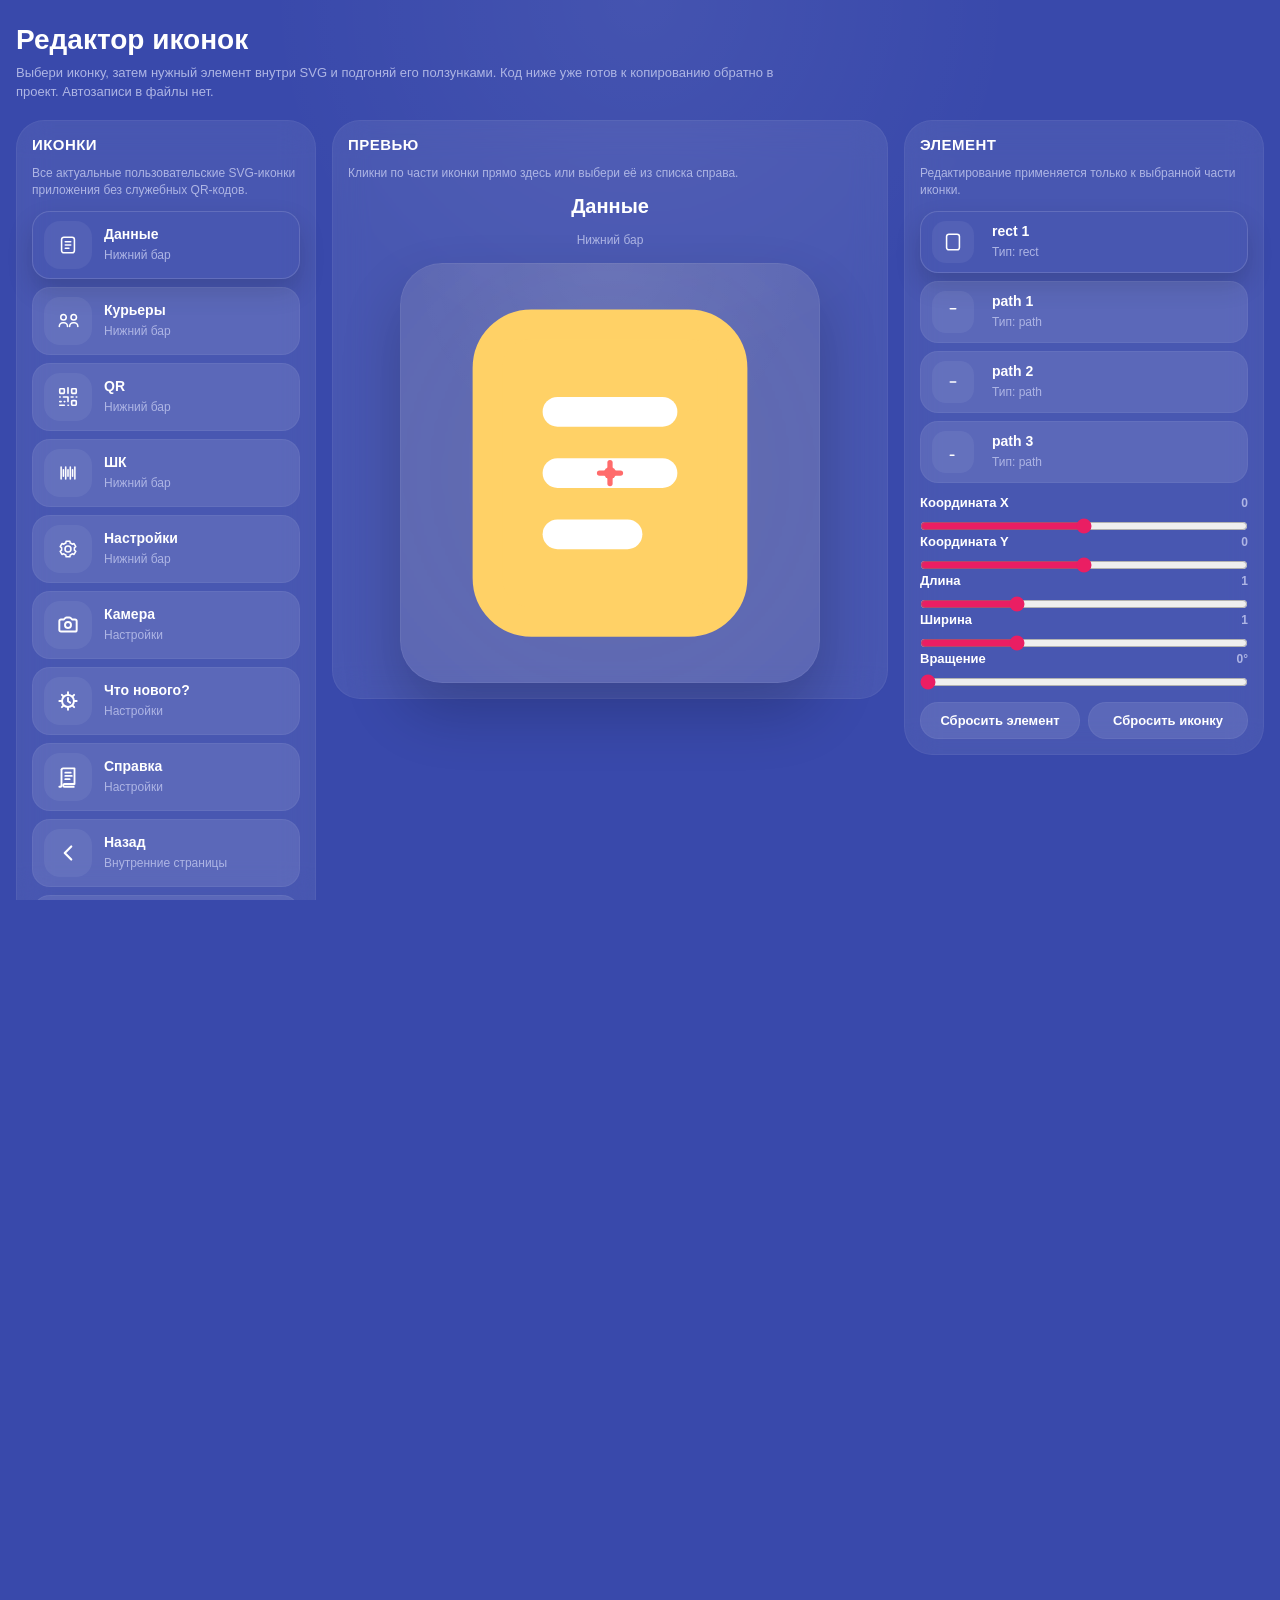
<file: icon-editor.html>
<!DOCTYPE html>
<html lang="ru">
<head>
    <meta charset="UTF-8">
    <meta name="viewport" content="width=device-width, initial-scale=1.0">
    <title>Редактор иконок</title>
    <script>
        (() => {
            try {
                const theme = localStorage.getItem('appTheme');
                const buttonPalette = localStorage.getItem('appButtonPalette');

                if (theme === 'light' || theme === 'dark' || theme === 'blue') {
                    document.documentElement.dataset.theme = theme;
                }

                if (
                    buttonPalette === 'pink'
                    || buttonPalette === 'platinum'
                    || buttonPalette === 'gold'
                    || buttonPalette === 'white'
                ) {
                    document.documentElement.dataset.buttonPalette = buttonPalette;
                }
            } catch (error) {}
        })();
    </script>
    <link rel="stylesheet" href="styles.css">
    <style>
        body.icon-editor-body {
            min-height: 100dvh;
            margin: 0;
            padding: 24px 16px 40px;
            overflow-y: auto;
            background:
                radial-gradient(circle at top, rgba(255, 255, 255, 0.06), transparent 34%),
                var(--color-screen-bg);
        }

        .icon-editor-shell {
            width: min(1280px, 100%);
            margin: 0 auto;
            display: flex;
            flex-direction: column;
            gap: 18px;
        }

        .icon-editor-header,
        .icon-editor-panel,
        .icon-editor-controls,
        .icon-editor-output,
        .icon-editor-icon-list,
        .icon-editor-element-list,
        .icon-editor-preview-stage {
            display: flex;
            flex-direction: column;
        }

        .icon-editor-header { gap: 8px; }

        .icon-editor-title {
            color: var(--color-text-primary);
            font: 700 28px 'Inter', sans-serif;
        }

        .icon-editor-subtitle,
        .icon-editor-panel-note,
        .icon-editor-icon-note,
        .icon-editor-element-note,
        .icon-editor-preview-note,
        .icon-editor-copy-status {
            color: var(--color-text-secondary);
            font: 500 12px 'Inter', sans-serif;
            line-height: 1.45;
        }

        .icon-editor-subtitle { max-width: 780px; font-size: 13px; }

        .icon-editor-layout {
            display: grid;
            grid-template-columns: minmax(240px, 300px) minmax(340px, 1fr) minmax(300px, 360px);
            gap: 16px;
            align-items: start;
        }

        .icon-editor-panel {
            gap: 12px;
            padding: 16px;
            border-radius: 28px;
            background: var(--color-surface);
            box-shadow: inset 0 0 0 1px rgba(255, 255, 255, 0.05);
            backdrop-filter: blur(16px);
            -webkit-backdrop-filter: blur(16px);
        }

        .icon-editor-panel-title {
            color: var(--color-text-primary);
            font: 700 15px 'Inter', sans-serif;
            letter-spacing: 0.03em;
            text-transform: uppercase;
        }

        .icon-editor-icon-list,
        .icon-editor-element-list { gap: 8px; }

        .icon-editor-icon-button,
        .icon-editor-element-button,
        .icon-editor-action-button,
        .icon-editor-copy-button {
            border: none;
            width: 100%;
            border-radius: 18px;
            color: var(--color-text-primary);
            background: var(--color-surface-soft);
            box-shadow: inset 0 0 0 1px rgba(255, 255, 255, 0.05);
            transition: background 0.18s ease, transform 0.18s ease, box-shadow 0.18s ease;
        }

        .icon-editor-icon-button,
        .icon-editor-element-button {
            display: grid;
            grid-template-columns: 48px 1fr;
            gap: 12px;
            align-items: center;
            padding: 10px 12px;
            text-align: left;
            cursor: pointer;
        }

        .icon-editor-icon-button:hover,
        .icon-editor-element-button:hover,
        .icon-editor-action-button:hover,
        .icon-editor-copy-button:hover {
            transform: translateY(-1px);
            background: rgba(255, 255, 255, 0.14);
        }

        .icon-editor-icon-button.is-active,
        .icon-editor-element-button.is-active {
            background: var(--color-primary-soft);
            color: var(--color-primary-text);
            box-shadow: inset 0 0 0 1px rgba(255, 255, 255, 0.14), 0 12px 26px rgba(0, 0, 0, 0.16);
        }

        .icon-editor-icon-preview {
            width: 48px;
            height: 48px;
            border-radius: 16px;
            display: inline-flex;
            align-items: center;
            justify-content: center;
            background: rgba(255, 255, 255, 0.06);
            color: currentColor;
        }

        .icon-editor-icon-preview svg {
            display: block;
            max-width: 28px;
            max-height: 28px;
        }

        .icon-editor-icon-meta,
        .icon-editor-element-meta {
            display: flex;
            flex-direction: column;
            gap: 4px;
            min-width: 0;
        }

        .icon-editor-icon-label,
        .icon-editor-element-label,
        .icon-editor-preview-title {
            color: inherit;
            font: 700 14px 'Inter', sans-serif;
            line-height: 1.2;
        }

        .icon-editor-preview-title {
            color: var(--color-text-primary);
            font-size: 20px;
            text-align: center;
        }

        .icon-editor-preview-stage {
            gap: 14px;
            align-items: center;
        }

        .icon-editor-preview-frame {
            width: min(100%, 420px);
            aspect-ratio: 1 / 1;
            border-radius: 42px;
            display: flex;
            align-items: center;
            justify-content: center;
            padding: 0;
            overflow: hidden;
            background: radial-gradient(circle at top, rgba(255, 255, 255, 0.05), transparent 42%), var(--color-surface);
            box-shadow: inset 0 0 0 1px rgba(255, 255, 255, 0.06), 0 30px 60px rgba(0, 0, 0, 0.2);
        }

        .icon-editor-preview-frame svg {
            display: block;
            width: 100%;
            height: 100%;
            color: var(--color-text-primary);
            overflow: visible;
        }

        .icon-editor-preview-svg [data-element-id] {
            cursor: pointer;
            transition: opacity 0.16s ease, filter 0.16s ease;
        }

        .icon-editor-preview-svg [data-element-id]:hover {
            filter: drop-shadow(0 0 6px rgba(255, 255, 255, 0.18));
        }

        .icon-editor-preview-svg [data-element-id].is-selected {
            stroke: #ffd166 !important;
            fill: #ffd166 !important;
            filter: drop-shadow(0 0 10px rgba(255, 209, 102, 0.3));
        }

        .icon-editor-control { display: flex; flex-direction: column; gap: 8px; }
        .icon-editor-control-header {
            display: flex;
            align-items: center;
            justify-content: space-between;
            gap: 12px;
        }

        .icon-editor-control-label {
            color: var(--color-text-primary);
            font: 700 13px 'Inter', sans-serif;
        }

        .icon-editor-control-value {
            color: var(--color-text-secondary);
            font: 600 12px 'Inter', sans-serif;
            min-width: 56px;
            text-align: right;
        }

        .icon-editor-control input[type="range"] { width: 100%; accent-color: var(--color-primary); }

        .icon-editor-actions {
            display: grid;
            grid-template-columns: 1fr 1fr;
            gap: 8px;
        }

        .icon-editor-action-button,
        .icon-editor-copy-button {
            padding: 11px 14px;
            cursor: pointer;
            font: 700 13px 'Inter', sans-serif;
        }

        .icon-editor-output { gap: 10px; }

        .icon-editor-output textarea {
            width: 100%;
            min-height: 280px;
            resize: vertical;
            border: none;
            outline: none;
            border-radius: 18px;
            padding: 14px;
            color: var(--color-text-primary);
            background: rgba(0, 0, 0, 0.16);
            box-shadow: inset 0 0 0 1px rgba(255, 255, 255, 0.05);
            font: 500 12px/1.45 'SFMono-Regular', Consolas, monospace;
        }

        .icon-editor-copy-row {
            display: flex;
            align-items: center;
            gap: 10px;
        }

        .icon-editor-measure {
            position: absolute;
            width: 0;
            height: 0;
            overflow: hidden;
            opacity: 0;
            pointer-events: none;
        }

        @media (max-width: 1080px) {
            .icon-editor-layout { grid-template-columns: 1fr; }
            .icon-editor-preview-frame { width: 100%; }
        }
    </style>
</head>
<body class="icon-editor-body">
    <div class="icon-editor-shell">
        <header class="icon-editor-header">
            <div class="icon-editor-title">Редактор иконок</div>
            <div class="icon-editor-subtitle">
                Выбери иконку, затем нужный элемент внутри SVG и подгоняй его ползунками. Код ниже
                уже готов к копированию обратно в проект. Автозаписи в файлы нет.
            </div>
        </header>

        <main class="icon-editor-layout">
            <section class="icon-editor-panel">
                <div class="icon-editor-panel-title">Иконки</div>
                <div class="icon-editor-panel-note">Все актуальные пользовательские SVG-иконки приложения без служебных QR-кодов.</div>
                <div id="iconList" class="icon-editor-icon-list"></div>
            </section>

            <section class="icon-editor-panel">
                <div class="icon-editor-panel-title">Превью</div>
                <div class="icon-editor-panel-note">Кликни по части иконки прямо здесь или выбери её из списка справа.</div>
                <div class="icon-editor-preview-stage">
                    <div id="previewTitle" class="icon-editor-preview-title"></div>
                    <div id="previewNote" class="icon-editor-preview-note"></div>
                    <div id="previewFrame" class="icon-editor-preview-frame"></div>
                </div>
            </section>

            <section class="icon-editor-panel">
                <div class="icon-editor-panel-title">Элемент</div>
                <div class="icon-editor-panel-note">Редактирование применяется только к выбранной части иконки.</div>
                <div id="elementList" class="icon-editor-element-list"></div>

                <div class="icon-editor-controls">
                    <label class="icon-editor-control">
                        <div class="icon-editor-control-header">
                            <span class="icon-editor-control-label">Координата X</span>
                            <span id="valueOffsetX" class="icon-editor-control-value">0</span>
                        </div>
                        <input id="controlOffsetX" type="range" min="-8" max="8" step="0.05" value="0">
                    </label>

                    <label class="icon-editor-control">
                        <div class="icon-editor-control-header">
                            <span class="icon-editor-control-label">Координата Y</span>
                            <span id="valueOffsetY" class="icon-editor-control-value">0</span>
                        </div>
                        <input id="controlOffsetY" type="range" min="-8" max="8" step="0.05" value="0">
                    </label>

                    <label class="icon-editor-control">
                        <div class="icon-editor-control-header">
                            <span class="icon-editor-control-label">Длина</span>
                            <span id="valueScaleX" class="icon-editor-control-value">1</span>
                        </div>
                        <input id="controlScaleX" type="range" min="0.2" max="3" step="0.01" value="1">
                    </label>

                    <label class="icon-editor-control">
                        <div class="icon-editor-control-header">
                            <span class="icon-editor-control-label">Ширина</span>
                            <span id="valueScaleY" class="icon-editor-control-value">1</span>
                        </div>
                        <input id="controlScaleY" type="range" min="0.2" max="3" step="0.01" value="1">
                    </label>

                    <label class="icon-editor-control">
                        <div class="icon-editor-control-header">
                            <span class="icon-editor-control-label">Вращение</span>
                            <span id="valueRotation" class="icon-editor-control-value">0°</span>
                        </div>
                        <input id="controlRotation" type="range" min="0" max="360" step="1" value="0">
                    </label>
                </div>

                <div class="icon-editor-actions">
                    <button id="resetElementButton" class="icon-editor-action-button" type="button">Сбросить элемент</button>
                    <button id="resetIconButton" class="icon-editor-action-button" type="button">Сбросить иконку</button>
                </div>
            </section>
        </main>

        <section class="icon-editor-panel">
            <div class="icon-editor-panel-title">SVG-код</div>
            <div class="icon-editor-output">
                <textarea id="svgOutput" readonly spellcheck="false"></textarea>
                <div class="icon-editor-copy-row">
                    <button id="copySvgButton" class="icon-editor-copy-button" type="button">Копировать SVG</button>
                    <div id="copyStatus" class="icon-editor-copy-status"></div>
                </div>
            </div>
        </section>
    </div>

    <div id="measureHost" class="icon-editor-measure" aria-hidden="true"></div>

    <script>
const SVG_NS = 'http://www.w3.org/2000/svg';
const ICON_SOURCES = [
    {
        id: 'data',
        label: 'Данные',
        note: 'Нижний бар',
        width: 22,
        height: 22,
        viewBox: '0 0 24 24',
        markup: `
            <rect x="5" y="3.5" width="14" height="17" rx="2.5" stroke="currentColor" stroke-width="1.7"/>
            <path d="M9 8.5H15" stroke="currentColor" stroke-width="1.7" stroke-linecap="round"/>
            <path d="M9 12H15" stroke="currentColor" stroke-width="1.7" stroke-linecap="round"/>
            <path d="M9 15.5H13" stroke="currentColor" stroke-width="1.7" stroke-linecap="round"/>
        `,
    },
    {
        id: 'couriers',
        label: 'Курьеры',
        note: 'Нижний бар',
        width: 22,
        height: 22,
        viewBox: '0 0 24 24',
        markup: `
            <path d="M18.25 11C19.9068 11 21.25 9.65685 21.25 8C21.25 6.34315 19.9068 5 18.25 5C16.5931 5 15.25 6.34315 15.25 8C15.25 9.65685 16.5931 11 18.25 11Z" stroke="currentColor" stroke-width="1.7"/>
            <path d="M7.1 11C8.75685 11 10.1 9.65685 10.1 8C10.1 6.34315 8.75685 5 7.1 5C5.44315 5 4.1 6.34315 4.1 8C4.1 9.65685 5.44315 11 7.1 11Z" stroke="currentColor" stroke-width="1.7"/>
            <path d="M2.5 18C2.5 15.7909 4.29086 14 6.5 14H7.5C9.70914 14 11.5 15.7909 11.5 18" stroke="currentColor" stroke-width="1.7" stroke-linecap="round"/>
            <path d="M13.75 18C13.75 15.7909 15.5409 14 17.75 14H18.75C20.9591 14 22.75 15.7909 22.75 18" stroke="currentColor" stroke-width="1.7" stroke-linecap="round"/>
        `,
    },
    {
        id: 'qr',
        label: 'QR',
        note: 'Нижний бар',
        width: 22,
        height: 22,
        viewBox: '0 0 24 24',
        markup: `
            <path d="M7 12H12V17" stroke="currentColor" stroke-width="1.8" stroke-linecap="round" stroke-linejoin="round"/>
            <path d="M3 12H3.5" stroke="currentColor" stroke-width="1.8" stroke-linecap="round"/>
            <path d="M8 17H8.5" stroke="currentColor" stroke-width="1.8" stroke-linecap="round"/>
            <path d="M12 21H12.5" stroke="currentColor" stroke-width="1.8" stroke-linecap="round"/>
            <path d="M21 12H21.5" stroke="currentColor" stroke-width="1.8" stroke-linecap="round"/>
            <path d="M3 17H4.5" stroke="currentColor" stroke-width="1.8" stroke-linecap="round"/>
            <path d="M15.5 12H17.5" stroke="currentColor" stroke-width="1.8" stroke-linecap="round"/>
            <path d="M3 21H8" stroke="currentColor" stroke-width="1.8" stroke-linecap="round"/>
            <path d="M12 2V8" stroke="currentColor" stroke-width="1.8" stroke-linecap="round"/>
            <path d="M17.6 21H19.4C19.96 21 20.24 21 20.454 20.891C20.6422 20.7951 20.7951 20.6422 20.891 20.454C21 20.2401 21 19.96 21 19.4V17.6C21 17.04 21 16.7599 20.891 16.546C20.7951 16.3578 20.6422 16.2049 20.454 16.109C20.2401 16 19.96 16 19.4 16H17.6C17.04 16 16.7599 16 16.546 16.109C16.3578 16.2049 16.2049 16.3578 16.109 16.546C16 16.7599 16 17.04 16 17.6V19.4C16 19.96 16 20.2401 16.109 20.454C16.2049 20.6422 16.3578 20.7951 16.546 20.891C16.7599 21 17.04 21 17.6 21Z" stroke="currentColor" stroke-width="1.8" stroke-linejoin="round"/>
            <path d="M17.6 8H19.4C19.96 8 20.2401 8 20.454 7.89101C20.6422 7.79513 20.7951 7.64215 20.891 7.45399C21 7.24008 21 6.96005 21 6.4V4.6C21 4.03995 21 3.75992 20.891 3.54601C20.7951 3.35785 20.6422 3.20487 20.454 3.10899C20.2401 3 19.9601 3 19.4 3H17.6C17.0399 3 16.7599 3 16.546 3.10899C16.3578 3.20487 16.2049 3.35785 16.109 3.54601C16 3.75992 16 4.03995 16 4.6V6.4C16 6.96005 16 7.24008 16.109 7.45399C16.2049 7.64215 16.3578 7.79513 16.546 7.89101C16.7599 8 17.0399 8 17.6 8Z" stroke="currentColor" stroke-width="1.8" stroke-linejoin="round"/>
            <path d="M4.6 8H6.4C6.96005 8 7.24008 8 7.45399 7.89101C7.64215 7.79513 7.79513 7.64215 7.89101 7.45399C8 7.24008 8 6.96005 8 6.4V4.6C8 4.03995 8 3.75992 7.89101 3.54601C7.79513 3.35785 7.64215 3.20487 7.45399 3.10899C7.24008 3 6.96005 3 6.4 3H4.6C4.03995 3 3.75992 3 3.54601 3.10899C3.35785 3.20487 3.20487 3.35785 3.10899 3.54601C3 3.75992 3 4.03995 3 4.6V6.4C3 6.96005 3 7.24008 3.10899 7.45399C3.20487 7.64215 3.35785 7.79513 3.54601 7.89101C3.75992 8 4.03995 8 4.6 8Z" stroke="currentColor" stroke-width="1.8" stroke-linejoin="round"/>
        `,
    },
    {
        id: 'shk',
        label: 'ШК',
        note: 'Нижний бар',
        width: 22,
        height: 22,
        viewBox: '0 0 24 24',
        markup: `
            <path d="M4.5 5.5V18.5" stroke="currentColor" stroke-width="1.7" stroke-linecap="round"/>
            <path d="M7 8.5V15.5" stroke="currentColor" stroke-width="1.7" stroke-linecap="round"/>
            <path d="M9.5 5.5V18.5" stroke="currentColor" stroke-width="1.7" stroke-linecap="round"/>
            <path d="M12 8.5V15.5" stroke="currentColor" stroke-width="1.7" stroke-linecap="round"/>
            <path d="M14.5 5.5V18.5" stroke="currentColor" stroke-width="1.7" stroke-linecap="round"/>
            <path d="M17 8.5V15.5" stroke="currentColor" stroke-width="1.7" stroke-linecap="round"/>
            <path d="M19.5 5.5V18.5" stroke="currentColor" stroke-width="1.7" stroke-linecap="round"/>
        `,
    },
    {
        id: 'settings',
        label: 'Настройки',
        note: 'Нижний бар',
        width: 22,
        height: 22,
        viewBox: '0 0 24 24',
        markup: `
            <path d="M12 8.75C10.2051 8.75 8.75 10.2051 8.75 12C8.75 13.7949 10.2051 15.25 12 15.25C13.7949 15.25 15.25 13.7949 15.25 12C15.25 10.2051 13.7949 8.75 12 8.75Z" stroke="currentColor" stroke-width="1.7"/>
            <path d="M19 12C19 11.5498 18.9639 11.108 18.8945 10.6777L20.5 9.42871L18.5713 6.08301L16.6328 6.75293C15.9586 6.22377 15.1927 5.80739 14.3682 5.53125L14.0625 3.5H9.9375L9.63184 5.53125C8.80734 5.80739 8.04143 6.22377 7.36719 6.75293L5.42871 6.08301L3.5 9.42871L5.10547 10.6777C5.03614 11.108 5 11.5498 5 12C5 12.4502 5.03614 12.892 5.10547 13.3223L3.5 14.5713L5.42871 17.917L7.36719 17.2471C8.04143 17.7762 8.80734 18.1926 9.63184 18.4688L9.9375 20.5H14.0625L14.3682 18.4688C15.1927 18.1926 15.9586 17.7762 16.6328 17.2471L18.5713 17.917L20.5 14.5713L18.8945 13.3223C18.9639 12.892 19 12.4502 19 12Z" stroke="currentColor" stroke-width="1.7" stroke-linejoin="round"/>
        `,
    },
    {
        id: 'camera',
        label: 'Камера',
        note: 'Настройки',
        width: 26,
        height: 26,
        viewBox: '0 0 24 24',
        markup: `
            <path d="M4 8.5C4 7.67157 4.67157 7 5.5 7H8L9.4 5.6C9.77574 5.22426 10.2852 5 10.8166 5H13.1834C13.7148 5 14.2243 5.22426 14.6 5.6L16 7H18.5C19.3284 7 20 7.67157 20 8.5V16.5C20 17.3284 19.3284 18 18.5 18H5.5C4.67157 18 4 17.3284 4 16.5V8.5Z" stroke="currentColor" stroke-width="1.8" stroke-linejoin="round"/>
            <path d="M12 14.75C13.5188 14.75 14.75 13.5188 14.75 12C14.75 10.4812 13.5188 9.25 12 9.25C10.4812 9.25 9.25 10.4812 9.25 12C9.25 13.5188 10.4812 14.75 12 14.75Z" stroke="currentColor" stroke-width="1.8"/>
        `,
    },
    {
        id: 'whats-new',
        label: 'Что нового?',
        note: 'Настройки',
        width: 26,
        height: 26,
        viewBox: '0 0 24 24',
        markup: `
            <path d="M12 4V6" stroke="currentColor" stroke-width="1.8" stroke-linecap="round"/>
            <path d="M12 18V20" stroke="currentColor" stroke-width="1.8" stroke-linecap="round"/>
            <path d="M4 12H6" stroke="currentColor" stroke-width="1.8" stroke-linecap="round"/>
            <path d="M18 12H20" stroke="currentColor" stroke-width="1.8" stroke-linecap="round"/>
            <path d="M6.35 6.35L7.76 7.76" stroke="currentColor" stroke-width="1.8" stroke-linecap="round"/>
            <path d="M16.24 16.24L17.65 17.65" stroke="currentColor" stroke-width="1.8" stroke-linecap="round"/>
            <path d="M17.65 6.35L16.24 7.76" stroke="currentColor" stroke-width="1.8" stroke-linecap="round"/>
            <path d="M7.76 16.24L6.35 17.65" stroke="currentColor" stroke-width="1.8" stroke-linecap="round"/>
            <path d="M12 9.25V12.25L14 13.5" stroke="currentColor" stroke-width="1.8" stroke-linecap="round" stroke-linejoin="round"/>
            <path d="M12 17.5C15.0376 17.5 17.5 15.0376 17.5 12C17.5 8.96243 15.0376 6.5 12 6.5C8.96243 6.5 6.5 8.96243 6.5 12C6.5 15.0376 8.96243 17.5 12 17.5Z" stroke="currentColor" stroke-width="1.8"/>
        `,
    },
    {
        id: 'help',
        label: 'Справка',
        note: 'Настройки',
        width: 26,
        height: 26,
        viewBox: '0 0 24 24',
        markup: `
            <path d="M6 5.5C6 4.67157 6.67157 4 7.5 4H18V18.5H8.75C8.05842 18.5 7.5 19.0584 7.5 19.75C7.5 20.4416 8.05842 21 8.75 21H18" stroke="currentColor" stroke-width="1.7" stroke-linejoin="round"/>
            <path d="M6 5.5V19.5C6 20.3284 5.32843 21 4.5 21H4" stroke="currentColor" stroke-width="1.7" stroke-linecap="round" stroke-linejoin="round"/>
            <path d="M9.5 8H14.5" stroke="currentColor" stroke-width="1.7" stroke-linecap="round"/>
            <path d="M9.5 11H15.5" stroke="currentColor" stroke-width="1.7" stroke-linecap="round"/>
            <path d="M9.5 14H13.5" stroke="currentColor" stroke-width="1.7" stroke-linecap="round"/>
        `,
    },
    {
        id: 'back',
        label: 'Назад',
        note: 'Внутренние страницы',
        width: 26,
        height: 26,
        viewBox: '0 0 24 24',
        markup: `
            <path d="M15 6L9 12L15 18" stroke="currentColor" stroke-width="2" stroke-linecap="round" stroke-linejoin="round"/>
        `,
    },
    {
        id: 'trash',
        label: 'Корзина',
        note: 'Удаление передачи',
        width: 22,
        height: 22,
        viewBox: '0 0 20 20',
        markup: `
            <rect x="5.2" y="6.8" width="9.6" height="9.2" rx="2.1" stroke="currentColor" stroke-width="1.5"/>
            <path d="M3.8 6.8H16.2" stroke="currentColor" stroke-width="1.5" stroke-linecap="round"/>
            <path d="M7.4 4.6C7.4 3.94 7.94 3.4 8.6 3.4H11.4C12.06 3.4 12.6 3.94 12.6 4.6V6.8H7.4V4.6Z" stroke="currentColor" stroke-width="1.5"/>
            <path d="M8.4 9V13.6" stroke="currentColor" stroke-width="1.4" stroke-linecap="round"/>
            <path d="M11.6 9V13.6" stroke="currentColor" stroke-width="1.4" stroke-linecap="round"/>
        `,
    },
    {
        id: 'new-badge',
        label: 'New',
        note: 'Бейдж обновления',
        width: 26,
        height: 18,
        viewBox: '0 0 28 20',
        markup: `
            <path d="M11.8 1.8L13.7 6.9L18.8 8.8L13.7 10.7L11.8 15.8L9.9 10.7L4.8 8.8L9.9 6.9L11.8 1.8Z" fill="currentColor"/>
            <path d="M22.2 2.8L23.1 5.2L25.5 6.1L23.1 7L22.2 9.4L21.3 7L18.9 6.1L21.3 5.2L22.2 2.8Z" fill="currentColor" opacity="0.9"/>
            <path d="M5.2 11.3L6.2 13.9L8.8 14.9L6.2 15.9L5.2 18.5L4.2 15.9L1.6 14.9L4.2 13.9L5.2 11.3Z" fill="currentColor" opacity="0.82"/>
        `,
    },
    {
        id: 'gate',
        label: 'Ворота',
        note: 'Раздел ШК',
        width: 26,
        height: 26,
        viewBox: '0 0 20 20',
        markup: `
            <path d="M4.6 16V8.1C4.6 6.39 5.99 5 7.7 5H12.3C14.01 5 15.4 6.39 15.4 8.1V16" stroke="currentColor" stroke-width="1.7" stroke-linecap="round" stroke-linejoin="round"/>
            <path d="M6.1 12.9H13.9" stroke="currentColor" stroke-width="1.7" stroke-linecap="round"/>
            <path d="M8.9 10.8L11.1 10.2" stroke="currentColor" stroke-width="1.7" stroke-linecap="round"/>
        `,
    },
    {
        id: 'buffer',
        label: 'Буфер',
        note: 'Раздел ШК',
        width: 26,
        height: 26,
        viewBox: '0 0 20 20',
        markup: `
            <rect x="3" y="3" width="5" height="5" rx="1.4" stroke="currentColor" stroke-width="1.7"/>
            <rect x="12" y="3" width="5" height="5" rx="1.4" stroke="currentColor" stroke-width="1.7"/>
            <rect x="3" y="12" width="5" height="5" rx="1.4" stroke="currentColor" stroke-width="1.7"/>
            <rect x="12" y="12" width="5" height="5" rx="1.4" stroke="currentColor" stroke-width="1.7"/>
            <path d="M8 5.5H12" stroke="currentColor" stroke-width="1.7" stroke-linecap="round" transform="translate(0 4.45)"/>
            <path d="M10 8V12" stroke="currentColor" stroke-width="1.7" stroke-linecap="round"/>
        `,
    },
    {
        id: 'interwarehouse',
        label: 'Межсклад V1',
        note: 'Раздел ШК • текущий',
        width: 26,
        height: 26,
        viewBox: '0 0 20 20',
        markup: `
            <path d="M3.75 7L6.75 5.25L9.75 7V12.75L6.75 14.5L3.75 12.75V7Z" stroke="currentColor" stroke-width="1.7" stroke-linejoin="round" transform="translate(-1.75 0) translate(6.75 9.88) scale(0.8 0.8) translate(-6.75 -9.88)"/>
            <path d="M10.25 7L13.25 5.25L16.25 7V12.75L13.25 14.5L10.25 12.75V7Z" stroke="currentColor" stroke-width="1.7" stroke-linejoin="round" transform="translate(1.75 0) translate(13.25 9.88) scale(0.8 0.8) translate(-13.25 -9.88)"/>
            <path d="M8.75 10H11.25" stroke="currentColor" stroke-width="1.7" stroke-linecap="round" transform="translate(10 10) scale(0.7 0.7) translate(-10 -10)"/>
            <path d="M10.15 8.8L11.35 10L10.15 11.2" stroke="currentColor" stroke-width="1.7" stroke-linecap="round" stroke-linejoin="round" transform="translate(10.75 10) scale(0.7 0.7) translate(-10.75 -10)"/>
        `,
    },
    {
        id: 'interwarehouse_boxes',
        label: 'Межсклад V2',
        note: 'Раздел ШК • две коробки',
        width: 26,
        height: 26,
        viewBox: '0 0 20 20',
        markup: `
            <path d="M3.75 7L6.75 5.25L9.75 7V12.75L6.75 14.5L3.75 12.75V7Z" stroke="currentColor" stroke-width="1.7" stroke-linejoin="round"/>
            <path d="M10.25 7L13.25 5.25L16.25 7V12.75L13.25 14.5L10.25 12.75V7Z" stroke="currentColor" stroke-width="1.7" stroke-linejoin="round"/>
            <path d="M8.75 10H11.25" stroke="currentColor" stroke-width="1.7" stroke-linecap="round"/>
            <path d="M10.15 8.8L11.35 10L10.15 11.2" stroke="currentColor" stroke-width="1.7" stroke-linecap="round" stroke-linejoin="round"/>
        `,
    },
    {
        id: 'interwarehouse_gates',
        label: 'Межсклад V3',
        note: 'Раздел ШК • две стойки',
        width: 26,
        height: 26,
        viewBox: '0 0 20 20',
        markup: `
            <path d="M3.75 15.75V8C3.75 6.48122 4.98122 5.25 6.5 5.25H7.5V15.75" stroke="currentColor" stroke-width="1.7" stroke-linecap="round" stroke-linejoin="round"/>
            <path d="M12.5 5.25H13.5C15.0188 5.25 16.25 6.48122 16.25 8V15.75" stroke="currentColor" stroke-width="1.7" stroke-linecap="round" stroke-linejoin="round"/>
            <path d="M8.4 7.85H11.6" stroke="currentColor" stroke-width="1.7" stroke-linecap="round"/>
            <path d="M9.8 6.45L8.4 7.85L9.8 9.25" stroke="currentColor" stroke-width="1.7" stroke-linecap="round" stroke-linejoin="round"/>
            <path d="M10.2 10.85L11.6 12.25L10.2 13.65" stroke="currentColor" stroke-width="1.7" stroke-linecap="round" stroke-linejoin="round"/>
        `,
    },
    {
        id: 'interwarehouse_cube',
        label: 'Межсклад V4',
        note: 'Раздел ШК • куб и переход',
        width: 26,
        height: 26,
        viewBox: '0 0 20 20',
        markup: `
            <path d="M10 3.4L15.75 6.7V13.3L10 16.6L4.25 13.3V6.7L10 3.4Z" stroke="currentColor" stroke-width="1.7" stroke-linejoin="round"/>
            <path d="M10 3.4V16.6" stroke="currentColor" stroke-width="1.7" stroke-linecap="round"/>
            <path d="M4.25 6.7L10 10L15.75 6.7" stroke="currentColor" stroke-width="1.7" stroke-linejoin="round"/>
            <path d="M7.6 10H12.4" stroke="currentColor" stroke-width="1.7" stroke-linecap="round"/>
            <path d="M10.95 8.65L12.35 10L10.95 11.35" stroke="currentColor" stroke-width="1.7" stroke-linecap="round" stroke-linejoin="round"/>
        `,
    },
    {
        id: 'shipping',
        label: 'Отгрузка',
        note: 'Раздел ШК',
        width: 26,
        height: 26,
        viewBox: '0 0 20 20',
        markup: `
            <path d="M4 6.25L10 3L16 6.25V13.75L10 17L4 13.75V6.25Z" stroke="currentColor" stroke-width="1.7" stroke-linejoin="round"/>
            <path d="M10 3V17" stroke="currentColor" stroke-width="1.7" stroke-linecap="round"/>
            <path d="M4 6.25L10 9.5L16 6.25" stroke="currentColor" stroke-width="1.7" stroke-linejoin="round"/>
        `,
    },
];

function parseElements(markup) {
    const wrapper = document.createElementNS(SVG_NS, 'svg');
    wrapper.innerHTML = markup.trim();
    const counts = {};

    return Array.from(wrapper.children).map((node) => {
        const type = node.tagName.toLowerCase();
        counts[type] = (counts[type] || 0) + 1;
        const attrs = {};

        Array.from(node.attributes).forEach((attribute) => {
            attrs[attribute.name] = attribute.value;
        });

        return {
            id: `${type}-${counts[type]}`,
            label: `${type} ${counts[type]}`,
            type,
            attrs,
            controls: { offsetX: 0, offsetY: 0, scaleX: 1, scaleY: 1, rotation: 0 },
            metrics: null,
        };
    });
}

const editorState = {
    icons: ICON_SOURCES.map((icon) => ({ ...icon, elements: parseElements(icon.markup) })),
    activeIconId: ICON_SOURCES[0].id,
    activeElementId: null,
};

const iconList = document.getElementById('iconList');
const previewTitle = document.getElementById('previewTitle');
const previewNote = document.getElementById('previewNote');
const previewFrame = document.getElementById('previewFrame');
const elementList = document.getElementById('elementList');
const svgOutput = document.getElementById('svgOutput');
const copySvgButton = document.getElementById('copySvgButton');
const copyStatus = document.getElementById('copyStatus');
const measureHost = document.getElementById('measureHost');

const controlOffsetX = document.getElementById('controlOffsetX');
const controlOffsetY = document.getElementById('controlOffsetY');
const controlScaleX = document.getElementById('controlScaleX');
const controlScaleY = document.getElementById('controlScaleY');
const controlRotation = document.getElementById('controlRotation');

const valueOffsetX = document.getElementById('valueOffsetX');
const valueOffsetY = document.getElementById('valueOffsetY');
const valueScaleX = document.getElementById('valueScaleX');
const valueScaleY = document.getElementById('valueScaleY');
const valueRotation = document.getElementById('valueRotation');

function getActiveIcon() {
    return editorState.icons.find((icon) => icon.id === editorState.activeIconId);
}

function getActiveElement() {
    const icon = getActiveIcon();
    return icon.elements.find((element) => element.id === editorState.activeElementId);
}

function ensureActiveElement() {
    const icon = getActiveIcon();
    if (!icon.elements.some((element) => element.id === editorState.activeElementId)) {
        editorState.activeElementId = icon.elements[0]?.id || null;
    }
}

function createSvgNode(type, attrs) {
    const node = document.createElementNS(SVG_NS, type);
    Object.entries(attrs).forEach(([name, value]) => node.setAttribute(name, value));
    return node;
}

function formatNumber(value, digits = 2) {
    const rounded = Number(value.toFixed(digits));
    return Number.isInteger(rounded) ? String(rounded) : String(rounded);
}

function measureElement(icon, element) {
    if (element.metrics) {
        return element.metrics;
    }

    measureHost.innerHTML = '';
    const svg = document.createElementNS(SVG_NS, 'svg');
    svg.setAttribute('viewBox', icon.viewBox);
    svg.setAttribute('width', icon.width);
    svg.setAttribute('height', icon.height);
    const node = createSvgNode(element.type, element.attrs);
    svg.appendChild(node);
    measureHost.appendChild(svg);

    const box = node.getBBox();
    element.metrics = {
        x: box.x,
        y: box.y,
        width: box.width,
        height: box.height,
        centerX: box.x + box.width / 2,
        centerY: box.y + box.height / 2,
    };
    return element.metrics;
}

function buildTransform(icon, element) {
    const { offsetX, offsetY, scaleX, scaleY, rotation } = element.controls;
    const metrics = measureElement(icon, element);
    const parts = [];

    if (offsetX !== 0 || offsetY !== 0) {
        parts.push(`translate(${formatNumber(offsetX)} ${formatNumber(offsetY)})`);
    }

    if (rotation !== 0 || scaleX !== 1 || scaleY !== 1) {
        parts.push(`translate(${formatNumber(metrics.centerX)} ${formatNumber(metrics.centerY)})`);
        if (rotation !== 0) {
            parts.push(`rotate(${formatNumber(rotation, 1)})`);
        }
        if (scaleX !== 1 || scaleY !== 1) {
            parts.push(`scale(${formatNumber(scaleX)} ${formatNumber(scaleY)})`);
        }
        parts.push(`translate(${formatNumber(-metrics.centerX)} ${formatNumber(-metrics.centerY)})`);
    }

    return parts.join(' ');
}

function getElementCenter(icon, element) {
    const metrics = measureElement(icon, element);
    return {
        x: metrics.centerX + element.controls.offsetX,
        y: metrics.centerY + element.controls.offsetY,
    };
}

function renderIconPreviewSvg(icon, selectedElementId = null, allowSelection = false) {
    const svg = document.createElementNS(SVG_NS, 'svg');
    svg.classList.add('icon-editor-preview-svg');
    svg.setAttribute('viewBox', icon.viewBox);
    svg.setAttribute('width', icon.width);
    svg.setAttribute('height', icon.height);
    svg.setAttribute('fill', 'none');
    svg.setAttribute('xmlns', SVG_NS);

    icon.elements.forEach((element) => {
        const node = createSvgNode(element.type, element.attrs);
        const transform = buildTransform(icon, element);

        if (transform) {
            node.setAttribute('transform', transform);
        }

        node.dataset.elementId = element.id;

        if (element.id === selectedElementId) {
            node.classList.add('is-selected');
        }

        if (allowSelection) {
            node.addEventListener('click', (event) => {
                event.preventDefault();
                event.stopPropagation();
                editorState.activeElementId = element.id;
                renderAll();
            });
        }

        svg.appendChild(node);
    });

    if (allowSelection && selectedElementId) {
        const selectedElement = icon.elements.find((element) => element.id === selectedElementId);
        if (selectedElement) {
            const center = getElementCenter(icon, selectedElement);
            const overlay = document.createElementNS(SVG_NS, 'g');
            overlay.classList.add('icon-editor-center-marker');

            const horizontal = document.createElementNS(SVG_NS, 'path');
            horizontal.setAttribute('d', `M${formatNumber(center.x - 0.6)} ${formatNumber(center.y)}H${formatNumber(center.x + 0.6)}`);
            horizontal.setAttribute('stroke', '#ff6b6b');
            horizontal.setAttribute('stroke-width', '0.3');
            horizontal.setAttribute('stroke-linecap', 'round');

            const vertical = document.createElementNS(SVG_NS, 'path');
            vertical.setAttribute('d', `M${formatNumber(center.x)} ${formatNumber(center.y - 0.6)}V${formatNumber(center.y + 0.6)}`);
            vertical.setAttribute('stroke', '#ff6b6b');
            vertical.setAttribute('stroke-width', '0.3');
            vertical.setAttribute('stroke-linecap', 'round');

            const circle = document.createElementNS(SVG_NS, 'circle');
            circle.setAttribute('cx', formatNumber(center.x));
            circle.setAttribute('cy', formatNumber(center.y));
            circle.setAttribute('r', '0.35');
            circle.setAttribute('fill', '#ff6b6b');

            overlay.appendChild(horizontal);
            overlay.appendChild(vertical);
            overlay.appendChild(circle);
            svg.appendChild(overlay);
        }
    }

    return svg;
}

function renderIconList() {
    iconList.innerHTML = '';
    editorState.icons.forEach((icon) => {
        const button = document.createElement('button');
        button.type = 'button';
        button.className = 'icon-editor-icon-button';
        if (icon.id === editorState.activeIconId) {
            button.classList.add('is-active');
        }

        const preview = document.createElement('span');
        preview.className = 'icon-editor-icon-preview';
        preview.appendChild(renderIconPreviewSvg(icon));

        const meta = document.createElement('span');
        meta.className = 'icon-editor-icon-meta';
        meta.innerHTML = `<span class="icon-editor-icon-label">${icon.label}</span><span class="icon-editor-icon-note">${icon.note}</span>`;

        button.appendChild(preview);
        button.appendChild(meta);
        button.addEventListener('click', () => {
            editorState.activeIconId = icon.id;
            ensureActiveElement();
            copyStatus.textContent = '';
            renderAll();
        });

        iconList.appendChild(button);
    });
}

function renderElementList() {
    const icon = getActiveIcon();
    elementList.innerHTML = '';

    icon.elements.forEach((element) => {
        const button = document.createElement('button');
        button.type = 'button';
        button.className = 'icon-editor-element-button';
        if (element.id === editorState.activeElementId) {
            button.classList.add('is-active');
        }

        const preview = document.createElement('span');
        preview.className = 'icon-editor-icon-preview';
        preview.style.width = '42px';
        preview.style.height = '42px';
        preview.style.borderRadius = '14px';
        preview.appendChild(renderIconPreviewSvg({ ...icon, elements: [element] }));

        const meta = document.createElement('span');
        meta.className = 'icon-editor-element-meta';
        meta.innerHTML = `<span class="icon-editor-element-label">${element.label}</span><span class="icon-editor-element-note">Тип: ${element.type}</span>`;

        button.appendChild(preview);
        button.appendChild(meta);
        button.addEventListener('click', () => {
            editorState.activeElementId = element.id;
            renderAll();
        });

        elementList.appendChild(button);
    });
}

function renderPreview() {
    const icon = getActiveIcon();
    previewTitle.textContent = icon.label;
    previewNote.textContent = icon.note;
    previewFrame.innerHTML = '';
    previewFrame.appendChild(renderIconPreviewSvg(icon, editorState.activeElementId, true));
}

function syncControls() {
    const element = getActiveElement();
    if (!element) {
        return;
    }

    controlOffsetX.value = element.controls.offsetX;
    controlOffsetY.value = element.controls.offsetY;
    controlScaleX.value = element.controls.scaleX;
    controlScaleY.value = element.controls.scaleY;
    controlRotation.value = element.controls.rotation;

    valueOffsetX.textContent = formatNumber(element.controls.offsetX);
    valueOffsetY.textContent = formatNumber(element.controls.offsetY);
    valueScaleX.textContent = formatNumber(element.controls.scaleX);
    valueScaleY.textContent = formatNumber(element.controls.scaleY);
    valueRotation.textContent = `${formatNumber(element.controls.rotation, 1)}°`;
}

function buildSvgOutput(icon) {
    const lines = [];
    lines.push(`<svg width="${icon.width}" height="${icon.height}" viewBox="${icon.viewBox}" fill="none" xmlns="${SVG_NS}">`);

    icon.elements.forEach((element) => {
        const attrs = { ...element.attrs };
        const transform = buildTransform(icon, element);

        if (transform) {
            attrs.transform = transform;
        }

        const attrString = Object.entries(attrs)
            .map(([name, value]) => `${name}="${String(value).replace(/"/g, '&quot;')}"`)
            .join(' ');

        lines.push(`    <${element.type} ${attrString}></${element.type}>`);
    });

    lines.push('</svg>');
    return lines.join('\n');
}

function renderOutput() {
    svgOutput.value = buildSvgOutput(getActiveIcon());
}

function renderAll() {
    ensureActiveElement();
    renderIconList();
    renderElementList();
    renderPreview();
    syncControls();
    renderOutput();
}

function bindControl(input, key, integer = false) {
    input.addEventListener('input', () => {
        const element = getActiveElement();
        if (!element) {
            return;
        }

        element.controls[key] = Number(input.value);
        if (integer) {
            element.controls[key] = Math.round(element.controls[key]);
        }

        renderAll();
    });
}

bindControl(controlOffsetX, 'offsetX');
bindControl(controlOffsetY, 'offsetY');
bindControl(controlScaleX, 'scaleX');
bindControl(controlScaleY, 'scaleY');
bindControl(controlRotation, 'rotation', true);

document.getElementById('resetElementButton').addEventListener('click', () => {
    const element = getActiveElement();
    if (!element) {
        return;
    }

    element.controls = { offsetX: 0, offsetY: 0, scaleX: 1, scaleY: 1, rotation: 0 };
    renderAll();
});

document.getElementById('resetIconButton').addEventListener('click', () => {
    const icon = getActiveIcon();
    icon.elements.forEach((element) => {
        element.controls = { offsetX: 0, offsetY: 0, scaleX: 1, scaleY: 1, rotation: 0 };
    });
    renderAll();
});

copySvgButton.addEventListener('click', async () => {
    try {
        await navigator.clipboard.writeText(svgOutput.value);
        copyStatus.textContent = 'SVG скопирован';
    } catch (error) {
        svgOutput.select();
        document.execCommand('copy');
        copyStatus.textContent = 'SVG скопирован';
    }
});

ensureActiveElement();
renderAll();
    </script>
</body>
</html>
</file>
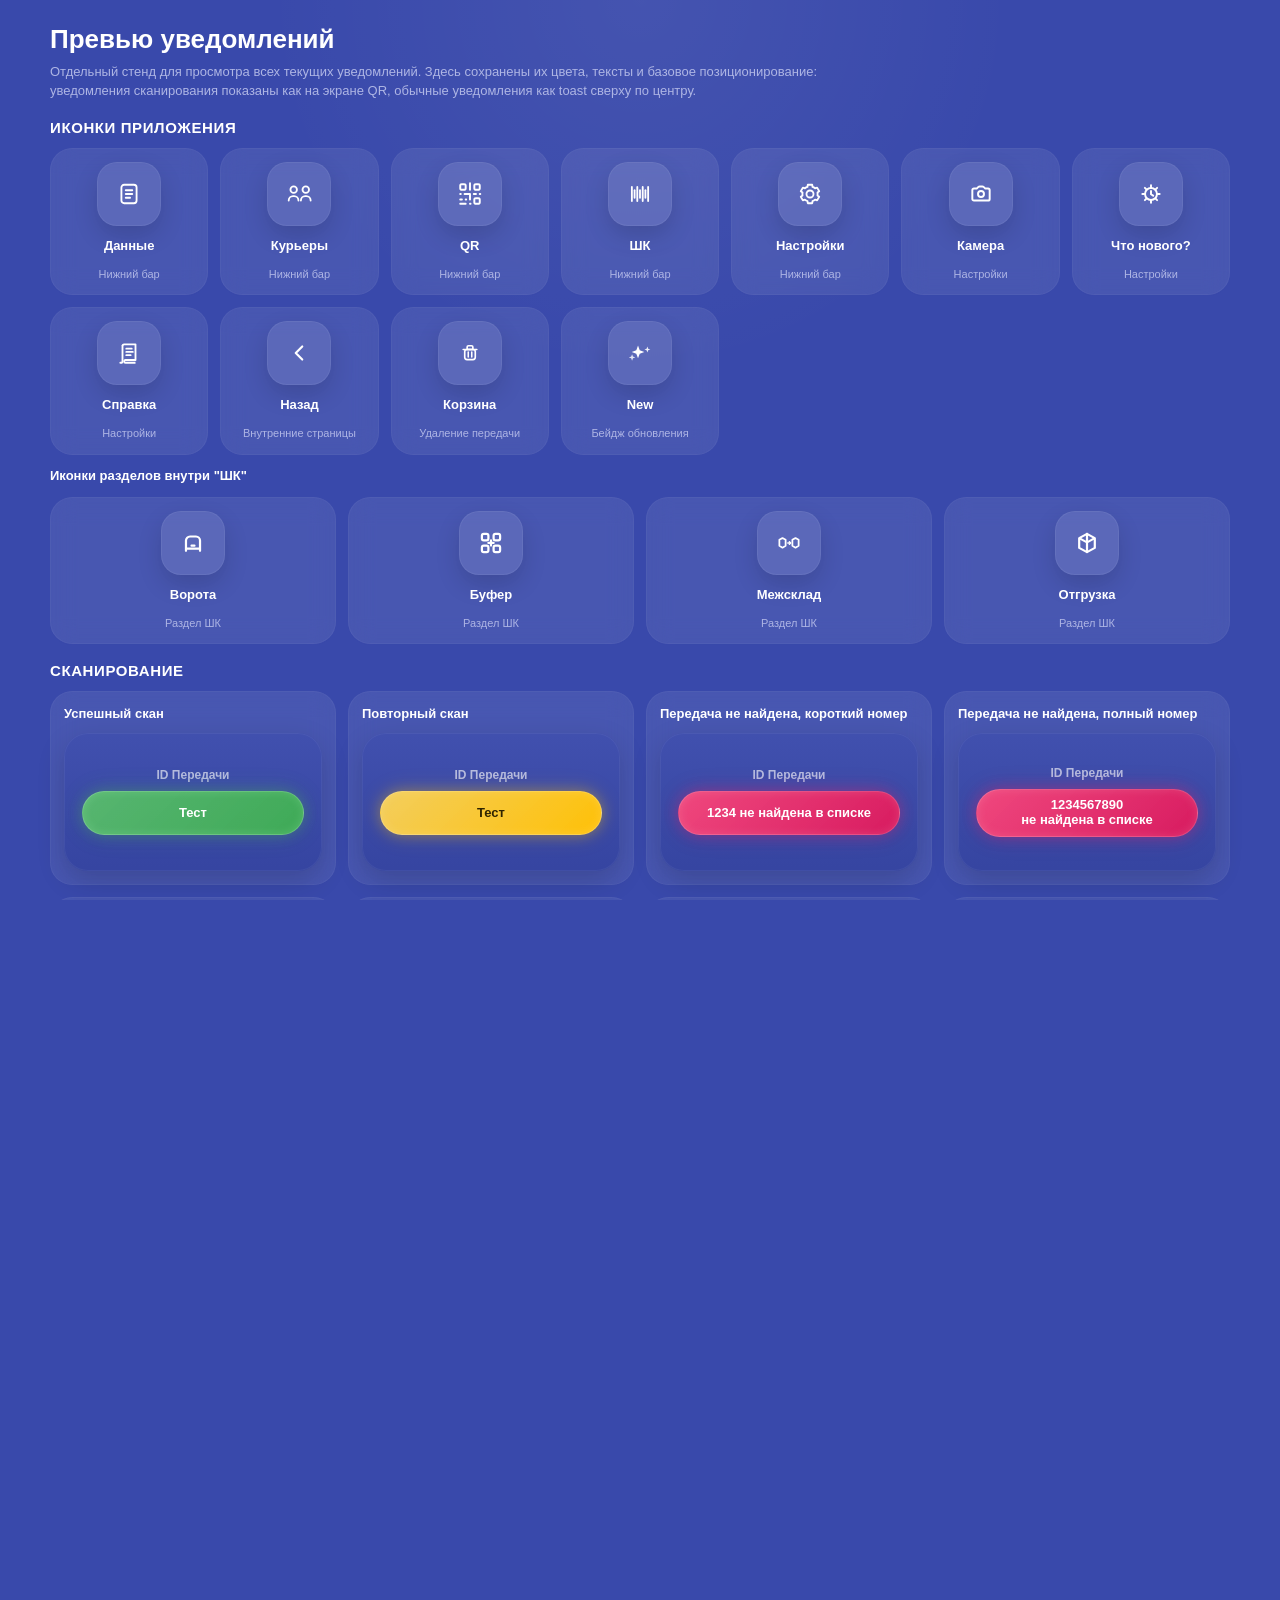
<file: notifications-preview.html>
<!DOCTYPE html>
<html lang="ru">
<head>
    <meta charset="UTF-8">
    <meta name="viewport" content="width=device-width, initial-scale=1.0">
    <title>Превью уведомлений</title>
    <script>
        (() => {
            try {
                const theme = localStorage.getItem('appTheme');
                const buttonPalette = localStorage.getItem('appButtonPalette');

                if (theme === 'light' || theme === 'dark' || theme === 'blue') {
                    document.documentElement.dataset.theme = theme;
                }

                if (
                    buttonPalette === 'pink'
                    || buttonPalette === 'platinum'
                    || buttonPalette === 'gold'
                    || buttonPalette === 'white'
                ) {
                    document.documentElement.dataset.buttonPalette = buttonPalette;
                }
            } catch (error) {}
        })();
    </script>
    <link rel="stylesheet" href="styles.css">
    <style>
        body.notifications-preview-body {
            min-height: 100dvh;
            padding: 24px 16px 40px;
            overflow-y: auto;
            background:
                radial-gradient(circle at top, rgba(255, 255, 255, 0.06), transparent 34%),
                var(--color-screen-bg);
        }

        .notifications-preview-shell {
            width: min(1180px, 100%);
            margin: 0 auto;
            display: flex;
            flex-direction: column;
            gap: 18px;
        }

        .notifications-preview-header {
            display: flex;
            flex-direction: column;
            gap: 8px;
        }

        .notifications-preview-title {
            font: 700 26px 'Inter', sans-serif;
            color: var(--color-text-primary);
        }

        .notifications-preview-subtitle {
            color: var(--color-text-secondary);
            font: 500 13px 'Inter', sans-serif;
            line-height: 1.45;
            max-width: 780px;
        }

        .notifications-preview-section {
            display: flex;
            flex-direction: column;
            gap: 12px;
        }

        .notifications-preview-section-title {
            color: var(--color-text-primary);
            font: 700 15px 'Inter', sans-serif;
            letter-spacing: 0.04em;
            text-transform: uppercase;
        }

        .notifications-preview-grid {
            display: grid;
            grid-template-columns: repeat(auto-fit, minmax(280px, 1fr));
            gap: 12px;
        }

        .notifications-preview-icon-grid {
            display: grid;
            grid-template-columns: repeat(auto-fit, minmax(140px, 1fr));
            gap: 12px;
        }

        .notifications-preview-card {
            display: flex;
            flex-direction: column;
            gap: 10px;
            padding: 14px;
            border-radius: 22px;
            background: var(--color-surface);
            box-shadow: inset 0 0 0 1px rgba(255, 255, 255, 0.04);
            backdrop-filter: blur(12px);
            -webkit-backdrop-filter: blur(12px);
        }

        .notifications-preview-card-title {
            color: var(--color-text-primary);
            font: 700 13px 'Inter', sans-serif;
            line-height: 1.35;
        }

        .notifications-preview-card-note {
            color: var(--color-text-secondary);
            font: 500 11px 'Inter', sans-serif;
            line-height: 1.35;
        }

        .notifications-preview-icon-card {
            align-items: center;
            justify-content: center;
            text-align: center;
            min-height: 132px;
            gap: 12px;
        }

        .notifications-preview-icon-badge {
            width: 64px;
            height: 64px;
            border-radius: 20px;
            display: inline-flex;
            align-items: center;
            justify-content: center;
            color: var(--color-text-primary);
            background: var(--color-surface-soft);
            box-shadow:
                inset 0 0 0 1px rgba(255, 255, 255, 0.06),
                0 10px 24px rgba(0, 0, 0, 0.14);
        }

        .notifications-preview-icon-badge svg {
            display: block;
        }

        .notifications-preview-icon-label {
            color: var(--color-text-primary);
            font: 700 13px 'Inter', sans-serif;
            line-height: 1.3;
        }

        .notifications-preview-icon-note {
            color: var(--color-text-secondary);
            font: 500 11px 'Inter', sans-serif;
            line-height: 1.35;
        }

        .notifications-preview-icon-variants {
            display: flex;
            flex-direction: column;
            gap: 12px;
        }

        .notifications-preview-icon-variants-title {
            color: var(--color-text-primary);
            font: 700 13px 'Inter', sans-serif;
            line-height: 1.35;
        }

        .notifications-preview-stage {
            position: relative;
            min-height: 138px;
            border-radius: 24px;
            overflow: hidden;
            background:
                linear-gradient(180deg, rgba(255, 255, 255, 0.04), rgba(0, 0, 0, 0.06)),
                var(--color-screen-bg);
            box-shadow:
                inset 0 0 0 1px rgba(255, 255, 255, 0.05),
                0 10px 28px rgba(0, 0, 0, 0.16);
        }

        .notifications-preview-stage--scan {
            display: flex;
            align-items: center;
            justify-content: center;
            padding: 18px;
        }

        .notifications-preview-stage--toast {
            padding: 18px 14px;
        }

        .notifications-preview-scan-shell {
            width: min(100%, 322px);
            display: flex;
            flex-direction: column;
            gap: 10px;
            align-items: center;
        }

        .notifications-preview-scan-label {
            color: rgba(255, 255, 255, 0.62);
            font: 700 12px 'Inter', sans-serif;
            line-height: 1;
            text-align: center;
        }

        .notifications-preview-scan-pill {
            --qr-overlay-bg: linear-gradient(135deg, rgba(48, 48, 48, 0.92), rgba(64, 64, 64, 0.96));
            --qr-overlay-shadow:
                0 0 14px rgba(0, 0, 0, 0.2),
                0 0 10px rgba(255, 255, 255, 0.06) inset;
            width: 100%;
            min-height: 44px;
            display: flex;
            align-items: center;
            justify-content: center;
            padding: 8px 16px;
            border-radius: 999px;
            text-align: center;
            background: var(--qr-overlay-bg);
            color: #fff;
            border: 1px solid rgba(255, 255, 255, 0.14);
            box-shadow: var(--qr-overlay-shadow);
            font: 600 13px 'Inter', sans-serif;
            line-height: 1.15;
            white-space: pre-line;
        }

        .notifications-preview-scan-pill--success {
            --qr-overlay-bg: linear-gradient(135deg, rgba(90, 191, 108, 0.92), #3faa57);
            --qr-overlay-shadow:
                0 0 14px rgba(76, 175, 80, 0.34),
                0 0 24px rgba(76, 175, 80, 0.18),
                0 0 10px rgba(185, 255, 196, 0.18) inset;
            border-color: rgba(206, 255, 214, 0.26);
            color: #fff;
        }

        .notifications-preview-scan-pill--already-scanned {
            --qr-overlay-bg: linear-gradient(135deg, rgba(255, 214, 88, 0.94), #ffc107);
            --qr-overlay-shadow:
                0 0 14px rgba(255, 193, 7, 0.34),
                0 0 24px rgba(255, 193, 7, 0.16),
                0 0 10px rgba(255, 241, 191, 0.18) inset;
            border-color: rgba(255, 244, 208, 0.28);
            color: #2f2400;
        }

        .notifications-preview-scan-pill--error {
            --qr-overlay-bg: linear-gradient(135deg, rgba(255, 72, 122, 0.92), #d81b60);
            --qr-overlay-shadow:
                0 0 14px rgba(234, 30, 99, 0.34),
                0 0 24px rgba(234, 30, 99, 0.18),
                0 0 10px rgba(255, 196, 214, 0.16) inset;
            border-color: rgba(255, 214, 226, 0.22);
            color: #fff;
        }

        .notifications-preview-section--data-overlay .notifications-preview-scan-pill {
            width: min(320px, 100%);
            padding: 10px 18px;
            border-radius: 32px;
        }

        .notifications-preview-section--data-overlay .notifications-preview-card-title {
            min-height: 34px;
            display: flex;
            align-items: flex-start;
        }

        .notifications-preview-section--data-overlay .notifications-preview-stage {
            min-height: 150px;
        }

        .notifications-preview-section--data-overlay .notifications-preview-scan-shell {
            min-height: 92px;
            justify-content: center;
        }

        .notifications-preview-toast {
            position: absolute;
            top: 18px;
            left: 50%;
            transform: translateX(-50%);
            width: max-content;
            max-width: calc(100% - 28px);
            padding: 14px 24px;
            border-radius: 32px;
            box-shadow: var(--shadow-soft);
            color: var(--color-text-primary);
            font: 500 15px 'Inter', sans-serif;
            line-height: 1.25;
            text-align: center;
        }

        .notifications-preview-toast--success {
            background: var(--color-success);
            width: min(320px, calc(100% - 28px));
            max-width: min(320px, calc(100% - 28px));
        }

        .notifications-preview-toast--error {
            background: var(--color-danger);
            width: min(320px, calc(100% - 28px));
            max-width: min(320px, calc(100% - 28px));
        }

        @media (max-width: 640px) {
            body.notifications-preview-body {
                padding-inline: 12px;
            }

            .notifications-preview-title {
                font-size: 22px;
            }

            .notifications-preview-stage {
                min-height: 126px;
            }

            .notifications-preview-section--data-overlay .notifications-preview-stage {
                min-height: 142px;
            }

            .notifications-preview-toast {
                padding-inline: 18px;
                font-size: 14px;
            }

            .notifications-preview-toast--success {
                width: calc(100% - 24px);
                max-width: calc(100% - 24px);
            }

            .notifications-preview-toast--error {
                width: calc(100% - 24px);
                max-width: calc(100% - 24px);
            }
        }
    </style>
</head>
<body class="notifications-preview-body">
    <main class="notifications-preview-shell">
        <header class="notifications-preview-header">
            <h1 class="notifications-preview-title">Превью уведомлений</h1>
            <p class="notifications-preview-subtitle">
                Отдельный стенд для просмотра всех текущих уведомлений. Здесь сохранены их цвета,
                тексты и базовое позиционирование: уведомления сканирования показаны как на экране
                QR, обычные уведомления как toast сверху по центру.
            </p>
        </header>

        <section class="notifications-preview-section">
            <h2 class="notifications-preview-section-title">Иконки приложения</h2>
            <div class="notifications-preview-icon-grid">
                <article class="notifications-preview-card notifications-preview-icon-card">
                    <div class="notifications-preview-icon-badge">
                        <svg width="26" height="26" viewBox="0 0 24 24" fill="none" xmlns="http://www.w3.org/2000/svg">
                            <rect x="5" y="3.5" width="14" height="17" rx="2.5" stroke="currentColor" stroke-width="1.7"/>
                            <path d="M9 8.5H15" stroke="currentColor" stroke-width="1.7" stroke-linecap="round"/>
                            <path d="M9 12H15" stroke="currentColor" stroke-width="1.7" stroke-linecap="round"/>
                            <path d="M9 15.5H13" stroke="currentColor" stroke-width="1.7" stroke-linecap="round"/>
                        </svg>
                    </div>
                    <div class="notifications-preview-icon-label">Данные</div>
                    <div class="notifications-preview-icon-note">Нижний бар</div>
                </article>
                <article class="notifications-preview-card notifications-preview-icon-card">
                    <div class="notifications-preview-icon-badge">
                        <svg width="26" height="26" viewBox="0 0 24 24" fill="none" xmlns="http://www.w3.org/2000/svg">
                            <path d="M18.25 11C19.9068 11 21.25 9.65685 21.25 8C21.25 6.34315 19.9068 5 18.25 5C16.5931 5 15.25 6.34315 15.25 8C15.25 9.65685 16.5931 11 18.25 11Z" stroke="currentColor" stroke-width="1.7"/>
                            <path d="M7.1 11C8.75685 11 10.1 9.65685 10.1 8C10.1 6.34315 8.75685 5 7.1 5C5.44315 5 4.1 6.34315 4.1 8C4.1 9.65685 5.44315 11 7.1 11Z" stroke="currentColor" stroke-width="1.7"/>
                            <path d="M2.5 18C2.5 15.7909 4.29086 14 6.5 14H7.5C9.70914 14 11.5 15.7909 11.5 18" stroke="currentColor" stroke-width="1.7" stroke-linecap="round"/>
                            <path d="M13.75 18C13.75 15.7909 15.5409 14 17.75 14H18.75C20.9591 14 22.75 15.7909 22.75 18" stroke="currentColor" stroke-width="1.7" stroke-linecap="round"/>
                        </svg>
                    </div>
                    <div class="notifications-preview-icon-label">Курьеры</div>
                    <div class="notifications-preview-icon-note">Нижний бар</div>
                </article>
                <article class="notifications-preview-card notifications-preview-icon-card">
                    <div class="notifications-preview-icon-badge">
                        <svg width="26" height="26" viewBox="0 0 24 24" fill="none" xmlns="http://www.w3.org/2000/svg">
                            <path d="M7 12H12V17" stroke="currentColor" stroke-width="1.8" stroke-linecap="round" stroke-linejoin="round"/>
                            <path d="M3 12H3.5" stroke="currentColor" stroke-width="1.8" stroke-linecap="round"/>
                            <path d="M8 17H8.5" stroke="currentColor" stroke-width="1.8" stroke-linecap="round"/>
                            <path d="M12 21H12.5" stroke="currentColor" stroke-width="1.8" stroke-linecap="round"/>
                            <path d="M21 12H21.5" stroke="currentColor" stroke-width="1.8" stroke-linecap="round"/>
                            <path d="M3 17H4.5" stroke="currentColor" stroke-width="1.8" stroke-linecap="round"/>
                            <path d="M15.5 12H17.5" stroke="currentColor" stroke-width="1.8" stroke-linecap="round"/>
                            <path d="M3 21H8" stroke="currentColor" stroke-width="1.8" stroke-linecap="round"/>
                            <path d="M12 2V8" stroke="currentColor" stroke-width="1.8" stroke-linecap="round"/>
                            <path d="M17.6 21H19.4C19.96 21 20.24 21 20.454 20.891C20.6422 20.7951 20.7951 20.6422 20.891 20.454C21 20.2401 21 19.96 21 19.4V17.6C21 17.04 21 16.7599 20.891 16.546C20.7951 16.3578 20.6422 16.2049 20.454 16.109C20.2401 16 19.96 16 19.4 16H17.6C17.04 16 16.7599 16 16.546 16.109C16.3578 16.2049 16.2049 16.3578 16.109 16.546C16 16.7599 16 17.04 16 17.6V19.4C16 19.96 16 20.2401 16.109 20.454C16.2049 20.6422 16.3578 20.7951 16.546 20.891C16.7599 21 17.04 21 17.6 21Z" stroke="currentColor" stroke-width="1.8" stroke-linejoin="round"/>
                            <path d="M17.6 8H19.4C19.96 8 20.2401 8 20.454 7.89101C20.6422 7.79513 20.7951 7.64215 20.891 7.45399C21 7.24008 21 6.96005 21 6.4V4.6C21 4.03995 21 3.75992 20.891 3.54601C20.7951 3.35785 20.6422 3.20487 20.454 3.10899C20.2401 3 19.9601 3 19.4 3H17.6C17.0399 3 16.7599 3 16.546 3.10899C16.3578 3.20487 16.2049 3.35785 16.109 3.54601C16 3.75992 16 4.03995 16 4.6V6.4C16 6.96005 16 7.24008 16.109 7.45399C16.2049 7.64215 16.3578 7.79513 16.546 7.89101C16.7599 8 17.0399 8 17.6 8Z" stroke="currentColor" stroke-width="1.8" stroke-linejoin="round"/>
                            <path d="M4.6 8H6.4C6.96005 8 7.24008 8 7.45399 7.89101C7.64215 7.79513 7.79513 7.64215 7.89101 7.45399C8 7.24008 8 6.96005 8 6.4V4.6C8 4.03995 8 3.75992 7.89101 3.54601C7.79513 3.35785 7.64215 3.20487 7.45399 3.10899C7.24008 3 6.96005 3 6.4 3H4.6C4.03995 3 3.75992 3 3.54601 3.10899C3.35785 3.20487 3.20487 3.35785 3.10899 3.54601C3 3.75992 3 4.03995 3 4.6V6.4C3 6.96005 3 7.24008 3.10899 7.45399C3.20487 7.64215 3.35785 7.79513 3.54601 7.89101C3.75992 8 4.03995 8 4.6 8Z" stroke="currentColor" stroke-width="1.8" stroke-linejoin="round"/>
                        </svg>
                    </div>
                    <div class="notifications-preview-icon-label">QR</div>
                    <div class="notifications-preview-icon-note">Нижний бар</div>
                </article>
                <article class="notifications-preview-card notifications-preview-icon-card">
                    <div class="notifications-preview-icon-badge">
                        <svg width="26" height="26" viewBox="0 0 24 24" fill="none" xmlns="http://www.w3.org/2000/svg">
                            <path d="M4.5 5.5V18.5" stroke="currentColor" stroke-width="1.7" stroke-linecap="round"/>
                            <path d="M7 8.5V15.5" stroke="currentColor" stroke-width="1.7" stroke-linecap="round"/>
                            <path d="M9.5 5.5V18.5" stroke="currentColor" stroke-width="1.7" stroke-linecap="round"/>
                            <path d="M12 8.5V15.5" stroke="currentColor" stroke-width="1.7" stroke-linecap="round"/>
                            <path d="M14.5 5.5V18.5" stroke="currentColor" stroke-width="1.7" stroke-linecap="round"/>
                            <path d="M17 8.5V15.5" stroke="currentColor" stroke-width="1.7" stroke-linecap="round"/>
                            <path d="M19.5 5.5V18.5" stroke="currentColor" stroke-width="1.7" stroke-linecap="round"/>
                        </svg>
                    </div>
                    <div class="notifications-preview-icon-label">ШК</div>
                    <div class="notifications-preview-icon-note">Нижний бар</div>
                </article>
                <article class="notifications-preview-card notifications-preview-icon-card">
                    <div class="notifications-preview-icon-badge">
                        <svg width="26" height="26" viewBox="0 0 24 24" fill="none" xmlns="http://www.w3.org/2000/svg">
                            <path d="M12 8.75C10.2051 8.75 8.75 10.2051 8.75 12C8.75 13.7949 10.2051 15.25 12 15.25C13.7949 15.25 15.25 13.7949 15.25 12C15.25 10.2051 13.7949 8.75 12 8.75Z" stroke="currentColor" stroke-width="1.7"/>
                            <path d="M19 12C19 11.5498 18.9639 11.108 18.8945 10.6777L20.5 9.42871L18.5713 6.08301L16.6328 6.75293C15.9586 6.22377 15.1927 5.80739 14.3682 5.53125L14.0625 3.5H9.9375L9.63184 5.53125C8.80734 5.80739 8.04143 6.22377 7.36719 6.75293L5.42871 6.08301L3.5 9.42871L5.10547 10.6777C5.03614 11.108 5 11.5498 5 12C5 12.4502 5.03614 12.892 5.10547 13.3223L3.5 14.5713L5.42871 17.917L7.36719 17.2471C8.04143 17.7762 8.80734 18.1926 9.63184 18.4688L9.9375 20.5H14.0625L14.3682 18.4688C15.1927 18.1926 15.9586 17.7762 16.6328 17.2471L18.5713 17.917L20.5 14.5713L18.8945 13.3223C18.9639 12.892 19 12.4502 19 12Z" stroke="currentColor" stroke-width="1.7" stroke-linejoin="round"/>
                        </svg>
                    </div>
                    <div class="notifications-preview-icon-label">Настройки</div>
                    <div class="notifications-preview-icon-note">Нижний бар</div>
                </article>
                <article class="notifications-preview-card notifications-preview-icon-card">
                    <div class="notifications-preview-icon-badge">
                        <svg width="26" height="26" viewBox="0 0 24 24" fill="none" xmlns="http://www.w3.org/2000/svg">
                            <path d="M4 8.5C4 7.67157 4.67157 7 5.5 7H8L9.4 5.6C9.77574 5.22426 10.2852 5 10.8166 5H13.1834C13.7148 5 14.2243 5.22426 14.6 5.6L16 7H18.5C19.3284 7 20 7.67157 20 8.5V16.5C20 17.3284 19.3284 18 18.5 18H5.5C4.67157 18 4 17.3284 4 16.5V8.5Z" stroke="currentColor" stroke-width="1.8" stroke-linejoin="round"/>
                            <path d="M12 14.75C13.5188 14.75 14.75 13.5188 14.75 12C14.75 10.4812 13.5188 9.25 12 9.25C10.4812 9.25 9.25 10.4812 9.25 12C9.25 13.5188 10.4812 14.75 12 14.75Z" stroke="currentColor" stroke-width="1.8"/>
                        </svg>
                    </div>
                    <div class="notifications-preview-icon-label">Камера</div>
                    <div class="notifications-preview-icon-note">Настройки</div>
                </article>
                <article class="notifications-preview-card notifications-preview-icon-card">
                    <div class="notifications-preview-icon-badge">
                        <svg width="26" height="26" viewBox="0 0 24 24" fill="none" xmlns="http://www.w3.org/2000/svg">
                            <path d="M12 4V6" stroke="currentColor" stroke-width="1.8" stroke-linecap="round"/>
                            <path d="M12 18V20" stroke="currentColor" stroke-width="1.8" stroke-linecap="round"/>
                            <path d="M4 12H6" stroke="currentColor" stroke-width="1.8" stroke-linecap="round"/>
                            <path d="M18 12H20" stroke="currentColor" stroke-width="1.8" stroke-linecap="round"/>
                            <path d="M6.35 6.35L7.76 7.76" stroke="currentColor" stroke-width="1.8" stroke-linecap="round"/>
                            <path d="M16.24 16.24L17.65 17.65" stroke="currentColor" stroke-width="1.8" stroke-linecap="round"/>
                            <path d="M17.65 6.35L16.24 7.76" stroke="currentColor" stroke-width="1.8" stroke-linecap="round"/>
                            <path d="M7.76 16.24L6.35 17.65" stroke="currentColor" stroke-width="1.8" stroke-linecap="round"/>
                            <path d="M12 9.25V12.25L14 13.5" stroke="currentColor" stroke-width="1.8" stroke-linecap="round" stroke-linejoin="round"/>
                            <path d="M12 17.5C15.0376 17.5 17.5 15.0376 17.5 12C17.5 8.96243 15.0376 6.5 12 6.5C8.96243 6.5 6.5 8.96243 6.5 12C6.5 15.0376 8.96243 17.5 12 17.5Z" stroke="currentColor" stroke-width="1.8"/>
                        </svg>
                    </div>
                    <div class="notifications-preview-icon-label">Что нового?</div>
                    <div class="notifications-preview-icon-note">Настройки</div>
                </article>
                <article class="notifications-preview-card notifications-preview-icon-card">
                    <div class="notifications-preview-icon-badge">
                        <svg width="26" height="26" viewBox="0 0 24 24" fill="none" xmlns="http://www.w3.org/2000/svg">
                            <path d="M6 5.5C6 4.67157 6.67157 4 7.5 4H18V18.5H8.75C8.05842 18.5 7.5 19.0584 7.5 19.75C7.5 20.4416 8.05842 21 8.75 21H18" stroke="currentColor" stroke-width="1.7" stroke-linejoin="round"/>
                            <path d="M6 5.5V19.5C6 20.3284 5.32843 21 4.5 21H4" stroke="currentColor" stroke-width="1.7" stroke-linecap="round" stroke-linejoin="round"/>
                            <path d="M9.5 8H14.5" stroke="currentColor" stroke-width="1.7" stroke-linecap="round"/>
                            <path d="M9.5 11H15.5" stroke="currentColor" stroke-width="1.7" stroke-linecap="round"/>
                            <path d="M9.5 14H13.5" stroke="currentColor" stroke-width="1.7" stroke-linecap="round"/>
                        </svg>
                    </div>
                    <div class="notifications-preview-icon-label">Справка</div>
                    <div class="notifications-preview-icon-note">Настройки</div>
                </article>
                <article class="notifications-preview-card notifications-preview-icon-card">
                    <div class="notifications-preview-icon-badge">
                        <svg width="26" height="26" viewBox="0 0 24 24" fill="none" xmlns="http://www.w3.org/2000/svg">
                            <path d="M15 6L9 12L15 18" stroke="currentColor" stroke-width="2" stroke-linecap="round" stroke-linejoin="round"/>
                        </svg>
                    </div>
                    <div class="notifications-preview-icon-label">Назад</div>
                    <div class="notifications-preview-icon-note">Внутренние страницы</div>
                </article>
                <article class="notifications-preview-card notifications-preview-icon-card">
                    <div class="notifications-preview-icon-badge">
                        <svg width="22" height="22" viewBox="0 0 20 20" fill="none" xmlns="http://www.w3.org/2000/svg">
                            <rect x="5.2" y="6.8" width="9.6" height="9.2" rx="2.1" stroke="currentColor" stroke-width="1.5"/>
                            <path d="M3.8 6.8H16.2" stroke="currentColor" stroke-width="1.5" stroke-linecap="round"/>
                            <path d="M7.4 4.6C7.4 3.94 7.94 3.4 8.6 3.4H11.4C12.06 3.4 12.6 3.94 12.6 4.6V6.8H7.4V4.6Z" stroke="currentColor" stroke-width="1.5"/>
                            <path d="M8.4 9V13.6" stroke="currentColor" stroke-width="1.4" stroke-linecap="round"/>
                            <path d="M11.6 9V13.6" stroke="currentColor" stroke-width="1.4" stroke-linecap="round"/>
                        </svg>
                    </div>
                    <div class="notifications-preview-icon-label">Корзина</div>
                    <div class="notifications-preview-icon-note">Удаление передачи</div>
                </article>
                <article class="notifications-preview-card notifications-preview-icon-card">
                    <div class="notifications-preview-icon-badge">
                        <svg width="26" height="18" viewBox="0 0 28 20" fill="none" xmlns="http://www.w3.org/2000/svg">
                            <path d="M11.8 1.8L13.7 6.9L18.8 8.8L13.7 10.7L11.8 15.8L9.9 10.7L4.8 8.8L9.9 6.9L11.8 1.8Z" fill="currentColor"/>
                            <path d="M22.2 2.8L23.1 5.2L25.5 6.1L23.1 7L22.2 9.4L21.3 7L18.9 6.1L21.3 5.2L22.2 2.8Z" fill="currentColor" opacity="0.9"/>
                            <path d="M5.2 11.3L6.2 13.9L8.8 14.9L6.2 15.9L5.2 18.5L4.2 15.9L1.6 14.9L4.2 13.9L5.2 11.3Z" fill="currentColor" opacity="0.82"/>
                        </svg>
                    </div>
                    <div class="notifications-preview-icon-label">New</div>
                    <div class="notifications-preview-icon-note">Бейдж обновления</div>
                </article>
            </div>
            <div class="notifications-preview-icon-variants">
                <div class="notifications-preview-icon-variants-title">Иконки разделов внутри "ШК"</div>
                <div class="notifications-preview-icon-grid">
                    <article class="notifications-preview-card notifications-preview-icon-card">
                        <div class="notifications-preview-icon-badge">
                            <svg width="26" height="26" viewBox="0 0 20 20" fill="none" xmlns="http://www.w3.org/2000/svg">
                                <path d="M4.6 16V8.1C4.6 6.39 5.99 5 7.7 5H12.3C14.01 5 15.4 6.39 15.4 8.1V16" stroke="currentColor" stroke-width="1.7" stroke-linecap="round" stroke-linejoin="round"/>
                                <path d="M6.1 12.9H13.9" stroke="currentColor" stroke-width="1.7" stroke-linecap="round" transform="translate(0 1.5) translate(10 12.9) scale(1.21 1) translate(-10 -12.9)"/>
                                <path d="M8.9 10.8L11.1 10.2" stroke="currentColor" stroke-width="1.7" stroke-linecap="round" transform="translate(0 1.55) translate(10 10.5) rotate(15) translate(-10 -10.5)"/>
                            </svg>
                        </div>
                        <div class="notifications-preview-icon-label">Ворота</div>
                        <div class="notifications-preview-icon-note">Раздел ШК</div>
                    </article>
                    <article class="notifications-preview-card notifications-preview-icon-card">
                        <div class="notifications-preview-icon-badge">
                            <svg width="26" height="26" viewBox="0 0 20 20" fill="none" xmlns="http://www.w3.org/2000/svg">
                                <rect x="3" y="3" width="5" height="5" rx="1.4" stroke="currentColor" stroke-width="1.7"/>
                                <rect x="12" y="3" width="5" height="5" rx="1.4" stroke="currentColor" stroke-width="1.7"/>
                                <rect x="3" y="12" width="5" height="5" rx="1.4" stroke="currentColor" stroke-width="1.7"/>
                                <rect x="12" y="12" width="5" height="5" rx="1.4" stroke="currentColor" stroke-width="1.7"/>
                                <path d="M8 5.5H12" stroke="currentColor" stroke-width="1.7" stroke-linecap="round" transform="translate(0 4.45)"/>
                                <path d="M10 8V12" stroke="currentColor" stroke-width="1.7" stroke-linecap="round"/>
                            </svg>
                        </div>
                        <div class="notifications-preview-icon-label">Буфер</div>
                        <div class="notifications-preview-icon-note">Раздел ШК</div>
                    </article>
                    <article class="notifications-preview-card notifications-preview-icon-card">
                        <div class="notifications-preview-icon-badge">
                            <svg width="26" height="26" viewBox="0 0 20 20" fill="none" xmlns="http://www.w3.org/2000/svg">
                                <path d="M3.75 7L6.75 5.25L9.75 7V12.75L6.75 14.5L3.75 12.75V7Z" stroke="currentColor" stroke-width="1.7" stroke-linejoin="round" transform="translate(-1.75 0) translate(6.75 9.88) scale(0.8 0.8) translate(-6.75 -9.88)"/>
                                <path d="M10.25 7L13.25 5.25L16.25 7V12.75L13.25 14.5L10.25 12.75V7Z" stroke="currentColor" stroke-width="1.7" stroke-linejoin="round" transform="translate(1.75 0) translate(13.25 9.88) scale(0.8 0.8) translate(-13.25 -9.88)"/>
                                <path d="M8.75 10H11.25" stroke="currentColor" stroke-width="1.7" stroke-linecap="round" transform="translate(10 10) scale(0.7 0.7) translate(-10 -10)"/>
                                <path d="M10.15 8.8L11.35 10L10.15 11.2" stroke="currentColor" stroke-width="1.7" stroke-linecap="round" stroke-linejoin="round" transform="translate(10.75 10) scale(0.7 0.7) translate(-10.75 -10)"/>
                            </svg>
                        </div>
                        <div class="notifications-preview-icon-label">Межсклад</div>
                        <div class="notifications-preview-icon-note">Раздел ШК</div>
                    </article>
                    <article class="notifications-preview-card notifications-preview-icon-card">
                        <div class="notifications-preview-icon-badge">
                            <svg width="26" height="26" viewBox="0 0 20 20" fill="none" xmlns="http://www.w3.org/2000/svg">
                                <path d="M4 6.25L10 3L16 6.25V13.75L10 17L4 13.75V6.25Z" stroke="currentColor" stroke-width="1.7" stroke-linejoin="round"/>
                                <path d="M10 3V17" stroke="currentColor" stroke-width="1.7" stroke-linecap="round"/>
                                <path d="M4 6.25L10 9.5L16 6.25" stroke="currentColor" stroke-width="1.7" stroke-linejoin="round"/>
                            </svg>
                        </div>
                        <div class="notifications-preview-icon-label">Отгрузка</div>
                        <div class="notifications-preview-icon-note">Раздел ШК</div>
                    </article>
                </div>
            </div>
        </section>

        <section class="notifications-preview-section">
            <h2 class="notifications-preview-section-title">Сканирование</h2>
            <div class="notifications-preview-grid">
                <article class="notifications-preview-card">
                    <div class="notifications-preview-card-title">Успешный скан</div>
                    <div class="notifications-preview-stage notifications-preview-stage--scan">
                        <div class="notifications-preview-scan-shell">
                            <div class="notifications-preview-scan-label">ID Передачи</div>
                            <div class="notifications-preview-scan-pill notifications-preview-scan-pill--success">Тест</div>
                        </div>
                    </div>
                </article>
                <article class="notifications-preview-card">
                    <div class="notifications-preview-card-title">Повторный скан</div>
                    <div class="notifications-preview-stage notifications-preview-stage--scan">
                        <div class="notifications-preview-scan-shell">
                            <div class="notifications-preview-scan-label">ID Передачи</div>
                            <div class="notifications-preview-scan-pill notifications-preview-scan-pill--already-scanned">Тест</div>
                        </div>
                    </div>
                </article>
                <article class="notifications-preview-card">
                    <div class="notifications-preview-card-title">Передача не найдена, короткий номер</div>
                    <div class="notifications-preview-stage notifications-preview-stage--scan">
                        <div class="notifications-preview-scan-shell">
                            <div class="notifications-preview-scan-label">ID Передачи</div>
                            <div class="notifications-preview-scan-pill notifications-preview-scan-pill--error">1234 не найдена в списке</div>
                        </div>
                    </div>
                </article>
                <article class="notifications-preview-card">
                    <div class="notifications-preview-card-title">Передача не найдена, полный номер</div>
                    <div class="notifications-preview-stage notifications-preview-stage--scan">
                        <div class="notifications-preview-scan-shell">
                            <div class="notifications-preview-scan-label">ID Передачи</div>
                            <div class="notifications-preview-scan-pill notifications-preview-scan-pill--error">1234567890
не найдена в списке</div>
                        </div>
                    </div>
                </article>
                <article class="notifications-preview-card">
                    <div class="notifications-preview-card-title">Ошибка формата QR</div>
                    <div class="notifications-preview-stage notifications-preview-stage--scan">
                        <div class="notifications-preview-scan-shell">
                            <div class="notifications-preview-scan-label">ID Передачи</div>
                            <div class="notifications-preview-scan-pill notifications-preview-scan-pill--error">Неверный формат QR</div>
                        </div>
                    </div>
                </article>
                <article class="notifications-preview-card">
                    <div class="notifications-preview-card-title">Ошибка формата ID</div>
                    <div class="notifications-preview-stage notifications-preview-stage--scan">
                        <div class="notifications-preview-scan-shell">
                            <div class="notifications-preview-scan-label">ID Передачи</div>
                            <div class="notifications-preview-scan-pill notifications-preview-scan-pill--error">Неверный формат ID</div>
                        </div>
                    </div>
                </article>
                <article class="notifications-preview-card">
                    <div class="notifications-preview-card-title">Ошибка поиска</div>
                    <div class="notifications-preview-stage notifications-preview-stage--scan">
                        <div class="notifications-preview-scan-shell">
                            <div class="notifications-preview-scan-label">ID Передачи</div>
                            <div class="notifications-preview-scan-pill notifications-preview-scan-pill--error">Ошибка при поиске</div>
                        </div>
                    </div>
                </article>
                <article class="notifications-preview-card">
                    <div class="notifications-preview-card-title">Камеры не найдены</div>
                    <div class="notifications-preview-stage notifications-preview-stage--scan">
                        <div class="notifications-preview-scan-shell">
                            <div class="notifications-preview-scan-label">ID Передачи</div>
                            <div class="notifications-preview-scan-pill notifications-preview-scan-pill--error">Камеры не найдены</div>
                        </div>
                    </div>
                </article>
            </div>
        </section>

        <section class="notifications-preview-section notifications-preview-section--data-overlay">
            <h2 class="notifications-preview-section-title">Оверлей при загрузке данных</h2>
            <div class="notifications-preview-grid">
                <article class="notifications-preview-card">
                    <div class="notifications-preview-card-title">Новый курьер</div>
                    <div class="notifications-preview-stage notifications-preview-stage--scan">
                        <div class="notifications-preview-scan-shell">
                            <div class="notifications-preview-scan-label">Сохранение</div>
                            <div class="notifications-preview-scan-pill notifications-preview-scan-pill--success">Иванов добавлен, сохранено 5</div>
                        </div>
                    </div>
                </article>
                <article class="notifications-preview-card">
                    <div class="notifications-preview-card-title">Добавлены передачи существующей записи</div>
                    <div class="notifications-preview-stage notifications-preview-stage--scan">
                        <div class="notifications-preview-scan-shell">
                            <div class="notifications-preview-scan-label">Сохранение</div>
                            <div class="notifications-preview-scan-pill notifications-preview-scan-pill--success">Добавлено передач для Иванов: 3</div>
                        </div>
                    </div>
                </article>
                <article class="notifications-preview-card">
                    <div class="notifications-preview-card-title">Только новые передачи</div>
                    <div class="notifications-preview-stage notifications-preview-stage--scan">
                        <div class="notifications-preview-scan-shell">
                            <div class="notifications-preview-scan-label">Сохранение</div>
                            <div class="notifications-preview-scan-pill notifications-preview-scan-pill--success">Добавлено 2 для Иванов</div>
                        </div>
                    </div>
                </article>
                <article class="notifications-preview-card">
                    <div class="notifications-preview-card-title">Все передачи уже были у этой записи</div>
                    <div class="notifications-preview-stage notifications-preview-stage--scan">
                        <div class="notifications-preview-scan-shell">
                            <div class="notifications-preview-scan-label">Сохранение</div>
                            <div class="notifications-preview-scan-pill notifications-preview-scan-pill--success">Все передачи у Иванов уже сохранены</div>
                        </div>
                    </div>
                </article>
                <article class="notifications-preview-card">
                    <div class="notifications-preview-card-title">Передачи уже есть у другой записи</div>
                    <div class="notifications-preview-stage notifications-preview-stage--scan">
                        <div class="notifications-preview-scan-shell">
                            <div class="notifications-preview-scan-label">Сохранение</div>
                            <div class="notifications-preview-scan-pill notifications-preview-scan-pill--success">У Водники уже есть эти передачи</div>
                        </div>
                    </div>
                </article>
                <article class="notifications-preview-card">
                    <div class="notifications-preview-card-title">Смешанный конфликт</div>
                    <div class="notifications-preview-stage notifications-preview-stage--scan">
                        <div class="notifications-preview-scan-shell">
                            <div class="notifications-preview-scan-label">Сохранение</div>
                            <div class="notifications-preview-scan-pill notifications-preview-scan-pill--success">Добавлено 2 для Иванов, часть уже у Водники</div>
                        </div>
                    </div>
                </article>
                <article class="notifications-preview-card">
                    <div class="notifications-preview-card-title">Часть передач уже была сохранена</div>
                    <div class="notifications-preview-stage notifications-preview-stage--scan">
                        <div class="notifications-preview-scan-shell">
                            <div class="notifications-preview-scan-label">Сохранение</div>
                            <div class="notifications-preview-scan-pill notifications-preview-scan-pill--success">Добавлено 2 для Иванов, пропущено 3</div>
                        </div>
                    </div>
                </article>
                <article class="notifications-preview-card">
                    <div class="notifications-preview-card-title">Ошибки загрузки данных</div>
                    <div class="notifications-preview-stage notifications-preview-stage--scan">
                        <div class="notifications-preview-scan-shell">
                            <div class="notifications-preview-scan-label">Сохранение</div>
                            <div class="notifications-preview-scan-pill notifications-preview-scan-pill--error">Введите данные</div>
                        </div>
                    </div>
                </article>
                <article class="notifications-preview-card">
                    <div class="notifications-preview-card-title">Ошибка разбора данных</div>
                    <div class="notifications-preview-stage notifications-preview-stage--scan">
                        <div class="notifications-preview-scan-shell">
                            <div class="notifications-preview-scan-label">Сохранение</div>
                            <div class="notifications-preview-scan-pill notifications-preview-scan-pill--error">Ошибка разбора данных</div>
                        </div>
                    </div>
                </article>
                <article class="notifications-preview-card">
                    <div class="notifications-preview-card-title">Не найдено имя</div>
                    <div class="notifications-preview-stage notifications-preview-stage--scan">
                        <div class="notifications-preview-scan-shell">
                            <div class="notifications-preview-scan-label">Сохранение</div>
                            <div class="notifications-preview-scan-pill notifications-preview-scan-pill--error">Не найдено имя курьера</div>
                        </div>
                    </div>
                </article>
                <article class="notifications-preview-card">
                    <div class="notifications-preview-card-title">Не найдены передачи</div>
                    <div class="notifications-preview-stage notifications-preview-stage--scan">
                        <div class="notifications-preview-scan-shell">
                            <div class="notifications-preview-scan-label">Сохранение</div>
                            <div class="notifications-preview-scan-pill notifications-preview-scan-pill--error">Не найдены номера передач</div>
                        </div>
                    </div>
                </article>
                <article class="notifications-preview-card">
                    <div class="notifications-preview-card-title">Ошибка при сохранении</div>
                    <div class="notifications-preview-stage notifications-preview-stage--scan">
                        <div class="notifications-preview-scan-shell">
                            <div class="notifications-preview-scan-label">Сохранение</div>
                            <div class="notifications-preview-scan-pill notifications-preview-scan-pill--error">Ошибка при сохранении</div>
                        </div>
                    </div>
                </article>
            </div>
        </section>

        <section class="notifications-preview-section">
            <h2 class="notifications-preview-section-title">Обычные зелёные toast</h2>
            <div class="notifications-preview-grid">
                <article class="notifications-preview-card"><div class="notifications-preview-card-title">Список загружен</div><div class="notifications-preview-stage notifications-preview-stage--toast"><div class="notifications-preview-toast notifications-preview-toast--success">Список загружен</div></div></article>
                <article class="notifications-preview-card"><div class="notifications-preview-card-title">Список загружен, дубли пропущены</div><div class="notifications-preview-stage notifications-preview-stage--toast"><div class="notifications-preview-toast notifications-preview-toast--success">Список загружен, дубли пропущены</div></div></article>
                <article class="notifications-preview-card"><div class="notifications-preview-card-title">Дубли пропущены</div><div class="notifications-preview-stage notifications-preview-stage--toast"><div class="notifications-preview-toast notifications-preview-toast--success">Дубли пропущены</div></div></article>
                <article class="notifications-preview-card"><div class="notifications-preview-card-title">Передачи уже есть у другого курьера</div><div class="notifications-preview-stage notifications-preview-stage--toast"><div class="notifications-preview-toast notifications-preview-toast--success">Передачи уже есть у другого курьера</div></div></article>
                <article class="notifications-preview-card"><div class="notifications-preview-card-title">Часть передач уже есть у другого курьера</div><div class="notifications-preview-stage notifications-preview-stage--toast"><div class="notifications-preview-toast notifications-preview-toast--success">Часть передач уже есть у другого курьера</div></div></article>
                <article class="notifications-preview-card"><div class="notifications-preview-card-title">Передача удалена</div><div class="notifications-preview-stage notifications-preview-stage--toast"><div class="notifications-preview-toast notifications-preview-toast--success">Передача удалена</div></div></article>
                <article class="notifications-preview-card"><div class="notifications-preview-card-title">Курьер удален</div><div class="notifications-preview-stage notifications-preview-stage--toast"><div class="notifications-preview-toast notifications-preview-toast--success">Курьер удален</div></div></article>
                <article class="notifications-preview-card"><div class="notifications-preview-card-title">Передачи удалены</div><div class="notifications-preview-stage notifications-preview-stage--toast"><div class="notifications-preview-toast notifications-preview-toast--success">Передачи удалены</div></div></article>
                <article class="notifications-preview-card"><div class="notifications-preview-card-title">Все данные удалены</div><div class="notifications-preview-stage notifications-preview-stage--toast"><div class="notifications-preview-toast notifications-preview-toast--success">Все данные удалены</div></div></article>
                <article class="notifications-preview-card"><div class="notifications-preview-card-title">Лог скопирован</div><div class="notifications-preview-stage notifications-preview-stage--toast"><div class="notifications-preview-toast notifications-preview-toast--success">Лог скопирован</div></div></article>
                <article class="notifications-preview-card"><div class="notifications-preview-card-title">Настройки темы сброшены</div><div class="notifications-preview-stage notifications-preview-stage--toast"><div class="notifications-preview-toast notifications-preview-toast--success">Настройки темы сброшены</div></div></article>
            </div>
        </section>

        <section class="notifications-preview-section">
            <h2 class="notifications-preview-section-title">Обычные красные toast</h2>
            <div class="notifications-preview-grid">
                <article class="notifications-preview-card"><div class="notifications-preview-card-title">Не удалось загрузить передачи</div><div class="notifications-preview-stage notifications-preview-stage--toast"><div class="notifications-preview-toast notifications-preview-toast--error">Не удалось загрузить передачи</div></div></article>
                <article class="notifications-preview-card"><div class="notifications-preview-card-title">Не удалось загрузить курьеров</div><div class="notifications-preview-stage notifications-preview-stage--toast"><div class="notifications-preview-toast notifications-preview-toast--error">Не удалось загрузить курьеров</div></div></article>
                <article class="notifications-preview-card"><div class="notifications-preview-card-title">Не удалось скопировать лог</div><div class="notifications-preview-stage notifications-preview-stage--toast"><div class="notifications-preview-toast notifications-preview-toast--error">Не удалось скопировать лог</div></div></article>
                <article class="notifications-preview-card"><div class="notifications-preview-card-title">Введите данные</div><div class="notifications-preview-stage notifications-preview-stage--toast"><div class="notifications-preview-toast notifications-preview-toast--error">Введите данные</div></div></article>
                <article class="notifications-preview-card"><div class="notifications-preview-card-title">Ошибка разбора данных</div><div class="notifications-preview-stage notifications-preview-stage--toast"><div class="notifications-preview-toast notifications-preview-toast--error">Ошибка разбора данных</div></div></article>
                <article class="notifications-preview-card"><div class="notifications-preview-card-title">Не найдено имя курьера</div><div class="notifications-preview-stage notifications-preview-stage--toast"><div class="notifications-preview-toast notifications-preview-toast--error">Не найдено имя курьера</div></div></article>
                <article class="notifications-preview-card"><div class="notifications-preview-card-title">Не найдены номера передач</div><div class="notifications-preview-stage notifications-preview-stage--toast"><div class="notifications-preview-toast notifications-preview-toast--error">Не найдены номера передач</div></div></article>
                <article class="notifications-preview-card"><div class="notifications-preview-card-title">Ошибка при сохранении</div><div class="notifications-preview-stage notifications-preview-stage--toast"><div class="notifications-preview-toast notifications-preview-toast--error">Ошибка при сохранении</div></div></article>
            </div>
        </section>
    </main>
</body>
</html>
</file>
<file: styles.css>
* {
    margin: 0;
    padding: 0;
    box-sizing: border-box;
    -webkit-tap-highlight-color: transparent;
}

body,
html {
    height: 100dvh;
    width: 100%;
    font-family: 'Inter', sans-serif;
    background: var(--color-app-bg);
    color: var(--color-text-primary);
    overflow: hidden;
    touch-action: manipulation;
    font-size: 13px;
}

.app-toast {
    position: fixed;
    top: calc(24px + env(safe-area-inset-top, 0px));
    left: 50%;
    transform: translateX(-50%) translateY(-6px);
    width: max-content;
    max-width: min(420px, calc(100vw - 28px));
    padding: 14px 24px;
    border-radius: 32px;
    box-shadow: var(--shadow-soft);
    color: var(--color-text-primary);
    font: 500 15px 'Inter', sans-serif;
    line-height: 1.25;
    text-align: center;
    opacity: 0;
    z-index: 99999;
    pointer-events: none;
    transition:
        opacity 220ms cubic-bezier(0.4, 0, 0.2, 1),
        transform 220ms cubic-bezier(0.22, 1, 0.36, 1),
        background-color 220ms cubic-bezier(0.4, 0, 0.2, 1);
}

.app-toast.is-visible {
    opacity: 1;
    transform: translateX(-50%) translateY(0);
}

.app-toast--success {
    background: var(--color-success);
    width: min(320px, calc(100vw - 28px));
    max-width: min(320px, calc(100vw - 28px));
}

.app-toast--error {
    background: var(--color-danger);
    width: min(320px, calc(100vw - 28px));
    max-width: min(320px, calc(100vw - 28px));
}

@media (max-width: 640px) {
    .app-toast {
        max-width: calc(100vw - 24px);
        padding: 14px 18px;
        font-size: 14px;
        top: calc(20px + env(safe-area-inset-top, 0px));
    }

    .app-toast--success {
        width: calc(100vw - 24px);
        max-width: calc(100vw - 24px);
    }

    .app-toast--error {
        width: calc(100vw - 24px);
        max-width: calc(100vw - 24px);
    }
}

:root {
    --ui-ease-standard: cubic-bezier(0.22, 1, 0.36, 1);
    --ui-ease-soft: cubic-bezier(0.4, 0, 0.2, 1);
    --ui-duration-fast: 160ms;
    --ui-duration-base: 220ms;
    --ui-duration-slow: 300ms;
    --ui-lift-distance: 6px;
    --page-transition-duration: 320ms;
    --page-transition-ease: cubic-bezier(0.2, 0, 0, 1);
    --qr-panel-size: 250px;
    --color-app-bg: #3949AB;
    --color-screen-bg: #3949AB;
    --color-surface: rgba(255, 255, 255, 0.08);
    --color-surface-strong: #3f51b5;
    --color-surface-soft: rgba(255, 255, 255, 0.1);
    --color-text-primary: #ffffff;
    --color-text-secondary: #aeb5e4;
    --color-text-muted: #bfc7e6;
    --color-text-dark: #3949AB;
    --color-input-bg: #ffffff;
    --color-input-text: #3949AB;
    --color-input-muted: #5A6AD2;
    --color-manual-entry-bg: transparent;
    --color-manual-entry-text: var(--color-text-primary);
    --color-manual-entry-border: var(--color-text-secondary);
    --color-data-entry-textarea-bg: var(--color-surface-soft);
    --color-data-entry-textarea-text: var(--color-text-primary);
    --color-button-group-bg: #C4CAEF;
    --color-qr-surface: rgba(255, 255, 255, 0.08);
    --color-platinum-bg: linear-gradient(135deg, #eef2f6, #bfc7d2);
    --color-platinum-hover: linear-gradient(135deg, #f7f9fb, #cfd6df);
    --color-platinum-text: #16181c;
    --color-platinum-border: rgba(255, 255, 255, 0.28);
    --color-primary: #ea1e63;
    --color-primary-hover: #c2185b;
    --color-primary-text: #ffffff;
    --color-button-accent-border: rgba(255, 255, 255, 0.18);
    --color-success: #4caf50;
    --color-success-border: #388e3c;
    --color-warning: #ffc107;
    --color-warning-text: #222222;
    --color-danger: #ea1e63;
    --color-danger-border: #d32f2f;
    --color-modal-surface: #3f51b5;
    --color-modal-backdrop: rgba(0, 0, 0, 0.7);
    --color-sidebar-surface: rgba(57, 73, 171, 0.85);
    --color-sidebar-hover: #3f51b5;
    --color-qr-shell-bg: #4a5ac0;
    --shadow-soft: 0 4px 24px rgba(0, 0, 0, 0.18);
    --shadow-card: 0 8px 20px rgba(12, 20, 84, 0.16);
    --shadow-nav: 0 10px 30px rgba(12, 20, 84, 0.28);
    --shadow-button: 0 10px 24px rgba(47, 67, 196, 0.2);
    --shadow-button-accent:
        0 0 10px rgba(234, 30, 99, 0.28),
        0 0 24px rgba(234, 30, 99, 0.16);
    --shadow-button-accent-hover:
        0 0 12px rgba(234, 30, 99, 0.34),
        0 0 28px rgba(234, 30, 99, 0.18);
    --shadow-qr-container: 0 18px 34px rgba(35, 52, 166, 0.26), 0 0 26px rgba(111, 136, 255, 0.16);
    --color-frame: #ea1e63;
    --color-frame-shadow: none;
    --color-scan-button-bg: var(--color-primary);
    --color-scan-button-hover-bg: var(--color-primary-hover);
    --color-scan-button-text: var(--color-primary-text);
    --shadow-scan-button: var(--shadow-button);
    --nav-bg: rgba(45, 61, 165, 0.92);
    --nav-hover-bg: rgba(255, 255, 255, 0.08);
    --nav-active-bg: rgba(255, 255, 255, 0.14);
    --nav-active-shadow: inset 0 1px 0 rgba(255, 255, 255, 0.08), 0 6px 18px rgba(12, 20, 84, 0.18);
    --nav-active-content-color: var(--color-text-primary);
    --nav-glider-opacity: 0;
    --nav-glider-bg: linear-gradient(135deg, rgba(208, 231, 255, 0.35), #a0d8ff);
    --nav-glider-shadow: 0 0 18px rgba(160, 216, 255, 0.45), 0 0 10px rgba(200, 240, 255, 0.32) inset;
    --nav-side-padding: 8px;
    --nav-gap: 8px;
    --nav-button-count: 5;
    --color-shk-code: #ffffff;
}

html[data-theme='blue'],
body[data-theme='blue'] {
    --nav-active-bg: transparent;
    --nav-active-shadow: none;
    --nav-glider-opacity: 1;
    --nav-glider-bg: linear-gradient(135deg, rgba(208, 231, 255, 0.35), #a0d8ff);
    --nav-glider-shadow: 0 0 18px rgba(160, 216, 255, 0.45), 0 0 10px rgba(200, 240, 255, 0.32) inset;
}

html[data-theme='dark'],
body[data-theme='dark'] {
    --color-app-bg: #141414;
    --color-screen-bg: #141414;
    --color-surface: rgba(255, 255, 255, 0.04);
    --color-surface-strong: #141414;
    --color-surface-soft: rgba(255, 255, 255, 0.06);
    --color-text-primary: #f5f5f5;
    --color-text-secondary: #c1c1c7;
    --color-text-muted: #a6a6b2;
    --color-text-dark: #f5f5f5;
    --color-input-bg: #171717;
    --color-input-text: #f5f5f5;
    --color-input-muted: #b8b8c2;
    --color-manual-entry-bg: transparent;
    --color-manual-entry-text: var(--color-text-primary);
    --color-manual-entry-border: var(--color-text-secondary);
    --color-data-entry-textarea-bg: var(--color-input-bg);
    --color-data-entry-textarea-text: var(--color-input-text);
    --color-button-group-bg: rgba(255, 255, 255, 0.06);
    --color-qr-surface: #1b1b1b;
    --color-platinum-bg: linear-gradient(135deg, #d0e7ff55, #a0d8ff);
    --color-platinum-hover: linear-gradient(135deg, #d0e7ff75, #b6e4ff);
    --color-platinum-text: #ffffff;
    --color-platinum-border: rgba(214, 234, 255, 0.52);
    --color-primary: var(--color-platinum-bg);
    --color-primary-hover: var(--color-platinum-hover);
    --color-primary-text: var(--color-platinum-text);
    --color-button-accent-border: var(--color-platinum-border);
    --color-modal-surface: #111111;
    --color-modal-backdrop: rgba(0, 0, 0, 0.82);
    --color-sidebar-surface: rgba(8, 8, 8, 0.92);
    --color-sidebar-hover: rgba(255, 255, 255, 0.06);
    --color-qr-shell-bg: #141414;
    --shadow-card: 0 14px 30px rgba(0, 0, 0, 0.38);
    --shadow-nav:
        inset 1px 1px 4px rgba(255, 255, 255, 0.08),
        inset -1px -1px 6px rgba(0, 0, 0, 0.42),
        0 14px 30px rgba(0, 0, 0, 0.42);
    --shadow-button: 0 12px 28px rgba(0, 0, 0, 0.32);
    --shadow-button-accent:
        0 0 10px rgba(160, 216, 255, 0.36),
        0 0 24px rgba(160, 216, 255, 0.18),
        0 0 44px rgba(160, 216, 255, 0.12),
        0 0 10px rgba(200, 240, 255, 0.4) inset;
    --shadow-button-accent-hover:
        0 0 12px rgba(160, 216, 255, 0.42),
        0 0 28px rgba(160, 216, 255, 0.2),
        0 0 48px rgba(160, 216, 255, 0.14),
        0 0 10px rgba(200, 240, 255, 0.48) inset;
    --shadow-qr-container:
        15px 15px 30px rgb(15, 15, 15),
        -15px -15px 30px rgb(30, 30, 30);
    --color-frame: #ffcc00;
    --color-frame-shadow: 0 0 18px rgba(255, 215, 0, 0.45), 0 0 10px rgba(255, 235, 150, 0.22);
    --color-scan-button-bg: linear-gradient(135deg, rgba(255, 215, 0, 0.55), #ffcc00);
    --color-scan-button-hover-bg: linear-gradient(135deg, rgba(255, 215, 0, 0.7), #e0b300);
    --color-scan-button-text: #2f2400;
    --shadow-scan-button: 0 0 18px rgba(255, 215, 0, 0.28), 0 10px 24px rgba(0, 0, 0, 0.28);
    --nav-bg: rgba(255, 255, 255, 0.04);
    --nav-hover-bg: rgba(255, 255, 255, 0.03);
    --nav-active-bg: transparent;
    --nav-active-shadow: none;
    --nav-glider-opacity: 1;
    --nav-glider-bg: linear-gradient(135deg, rgba(208, 231, 255, 0.35), #a0d8ff);
    --nav-glider-shadow: 0 0 18px rgba(160, 216, 255, 0.5), 0 0 10px rgba(200, 240, 255, 0.35) inset;
    --color-shk-code: #ffffff;
}

html[data-theme='light'],
body[data-theme='light'] {
    --color-app-bg: #e8e8e8;
    --color-screen-bg: #e8e8e8;
    --color-surface: rgba(255, 255, 255, 0.68);
    --color-surface-strong: #f4f4f4;
    --color-surface-soft: rgba(255, 255, 255, 0.82);
    --color-text-primary: #1f242b;
    --color-text-secondary: #6f7783;
    --color-text-muted: #8a919d;
    --color-text-dark: #1f242b;
    --color-input-bg: #ffffff;
    --color-input-text: #1f242b;
    --color-input-muted: #7f8793;
    --color-manual-entry-bg: transparent;
    --color-manual-entry-text: #1f242b;
    --color-manual-entry-border: rgba(31, 36, 43, 0.18);
    --color-data-entry-textarea-bg: rgba(255, 255, 255, 0.86);
    --color-data-entry-textarea-text: #1f242b;
    --color-button-group-bg: #d9dde3;
    --color-qr-surface: #f2f2f2;
    --color-platinum-bg: linear-gradient(135deg, #fafbfc, #d6dde6);
    --color-platinum-hover: linear-gradient(135deg, #ffffff, #e1e7ef);
    --color-platinum-text: #1b2128;
    --color-platinum-border: rgba(255, 255, 255, 0.9);
    --color-primary: var(--color-platinum-bg);
    --color-primary-hover: var(--color-platinum-hover);
    --color-primary-text: var(--color-platinum-text);
    --color-button-accent-border: rgba(255, 255, 255, 0.88);
    --color-success: #4caf50;
    --color-success-border: #388e3c;
    --color-warning: #ffc107;
    --color-warning-text: #222222;
    --color-danger: #e54b6b;
    --color-danger-border: #c73d58;
    --color-modal-surface: #f4f4f4;
    --color-modal-backdrop: rgba(24, 28, 34, 0.22);
    --color-sidebar-surface: rgba(248, 248, 248, 0.94);
    --color-sidebar-hover: rgba(31, 36, 43, 0.06);
    --color-qr-shell-bg: #efefef;
    --shadow-soft: 0 10px 28px rgba(31, 36, 43, 0.12);
    --shadow-card: 0 14px 30px rgba(31, 36, 43, 0.08);
    --shadow-nav:
        inset 1px 1px 3px rgba(255, 255, 255, 0.75),
        inset -1px -1px 4px rgba(138, 145, 157, 0.18),
        0 12px 28px rgba(31, 36, 43, 0.12);
    --shadow-button: 0 10px 24px rgba(31, 36, 43, 0.08);
    --shadow-button-accent:
        0 8px 18px rgba(31, 36, 43, 0.08),
        0 0 10px rgba(255, 255, 255, 0.78) inset;
    --shadow-button-accent-hover:
        0 10px 20px rgba(31, 36, 43, 0.1),
        0 0 10px rgba(255, 255, 255, 0.86) inset;
    --shadow-qr-container: 0 20px 34px rgba(31, 36, 43, 0.08);
    --color-frame: #7eaed4;
    --color-frame-shadow: none;
    --color-shk-code: #000000;
    --color-scan-button-bg: linear-gradient(135deg, #ffffff, #d9e1eb);
    --color-scan-button-hover-bg: linear-gradient(135deg, #ffffff, #cfd8e3);
    --color-scan-button-text: #222831;
    --shadow-scan-button: 0 10px 24px rgba(31, 36, 43, 0.12);
    --nav-bg: rgba(255, 255, 255, 0.68);
    --nav-hover-bg: rgba(31, 36, 43, 0.04);
    --nav-active-bg: transparent;
    --nav-active-shadow: none;
    --nav-glider-opacity: 1;
    --nav-glider-bg: linear-gradient(135deg, rgba(255, 255, 255, 0.92), #d7dfe8);
    --nav-glider-shadow: 0 8px 18px rgba(31, 36, 43, 0.1), 0 0 10px rgba(255, 255, 255, 0.72) inset;
}

html[data-theme='dark']:not([data-button-palette]) .bottom-nav[data-nav-active='home'],
body[data-theme='dark']:not([data-button-palette]) .bottom-nav[data-nav-active='home'] {
    --nav-glider-bg: linear-gradient(135deg, rgba(255, 215, 0, 0.35), #ffcc00);
    --nav-glider-shadow: 0 0 18px rgba(255, 215, 0, 0.5), 0 0 10px rgba(255, 235, 150, 0.35) inset;
}

html[data-button-palette='pink'],
body[data-button-palette='pink'] {
    --color-primary: #ea1e63;
    --color-primary-hover: #c2185b;
    --color-primary-text: #ffffff;
    --color-button-accent-border: rgba(255, 255, 255, 0.18);
    --shadow-button-accent:
        0 0 10px rgba(234, 30, 99, 0.28),
        0 0 24px rgba(234, 30, 99, 0.16);
    --shadow-button-accent-hover:
        0 0 12px rgba(234, 30, 99, 0.34),
        0 0 28px rgba(234, 30, 99, 0.18);
    --color-scan-button-bg: var(--color-primary);
    --color-scan-button-hover-bg: var(--color-primary-hover);
    --color-scan-button-text: var(--color-primary-text);
    --shadow-scan-button: var(--shadow-button);
    --nav-glider-opacity: 1;
    --nav-active-content-color: var(--color-primary-text);
    --nav-glider-bg: linear-gradient(135deg, rgba(255, 116, 170, 0.5), #ea1e63);
    --nav-glider-shadow: 0 0 18px rgba(234, 30, 99, 0.34), 0 0 10px rgba(255, 196, 220, 0.24) inset;
    --color-qr-shell-bg: rgba(234, 30, 99, 0.08);
    --shadow-qr-container: 0 18px 34px rgba(234, 30, 99, 0.14), 0 0 24px rgba(234, 30, 99, 0.08);
    --color-frame: #ea1e63;
    --color-frame-shadow: 0 0 16px rgba(234, 30, 99, 0.26);
    --color-manual-entry-bg: transparent;
    --color-manual-entry-text: var(--color-text-primary);
    --color-manual-entry-border: rgba(234, 30, 99, 0.46);
}

html[data-button-palette='platinum'],
body[data-button-palette='platinum'] {
    --color-primary: var(--color-platinum-bg);
    --color-primary-hover: var(--color-platinum-hover);
    --color-primary-text: var(--color-platinum-text);
    --color-button-accent-border: var(--color-platinum-border);
    --shadow-button-accent:
        0 0 10px rgba(160, 216, 255, 0.36),
        0 0 24px rgba(160, 216, 255, 0.18),
        0 0 44px rgba(160, 216, 255, 0.12),
        0 0 10px rgba(200, 240, 255, 0.4) inset;
    --shadow-button-accent-hover:
        0 0 12px rgba(160, 216, 255, 0.42),
        0 0 28px rgba(160, 216, 255, 0.2),
        0 0 48px rgba(160, 216, 255, 0.14),
        0 0 10px rgba(200, 240, 255, 0.48) inset;
    --color-scan-button-bg: var(--color-primary);
    --color-scan-button-hover-bg: var(--color-primary-hover);
    --color-scan-button-text: var(--color-primary-text);
    --shadow-scan-button: var(--shadow-button);
    --nav-glider-opacity: 1;
    --nav-active-content-color: var(--color-primary-text);
    --nav-glider-bg: linear-gradient(135deg, rgba(208, 231, 255, 0.4), #a0d8ff);
    --nav-glider-shadow: 0 0 18px rgba(160, 216, 255, 0.42), 0 0 10px rgba(200, 240, 255, 0.3) inset;
    --color-qr-shell-bg: rgba(160, 216, 255, 0.08);
    --shadow-qr-container: 0 18px 34px rgba(160, 216, 255, 0.14), 0 0 24px rgba(200, 240, 255, 0.08);
    --color-frame: #a0d8ff;
    --color-frame-shadow: 0 0 16px rgba(160, 216, 255, 0.26);
    --color-manual-entry-bg: transparent;
    --color-manual-entry-text: var(--color-text-primary);
    --color-manual-entry-border: rgba(160, 216, 255, 0.48);
}

html[data-button-palette='gold'],
body[data-button-palette='gold'] {
    --color-primary: linear-gradient(135deg, rgba(255, 215, 0, 0.55), #ffcc00);
    --color-primary-hover: linear-gradient(135deg, rgba(255, 215, 0, 0.7), #e0b300);
    --color-primary-text: #2f2400;
    --color-button-accent-border: rgba(255, 226, 92, 0.45);
    --shadow-button-accent:
        0 0 12px rgba(255, 215, 0, 0.34),
        0 0 26px rgba(255, 215, 0, 0.18),
        0 0 10px rgba(255, 235, 150, 0.22) inset;
    --shadow-button-accent-hover:
        0 0 14px rgba(255, 215, 0, 0.4),
        0 0 30px rgba(255, 215, 0, 0.22),
        0 0 10px rgba(255, 235, 150, 0.28) inset;
    --color-scan-button-bg: var(--color-primary);
    --color-scan-button-hover-bg: var(--color-primary-hover);
    --color-scan-button-text: var(--color-primary-text);
    --shadow-scan-button: 0 0 18px rgba(255, 215, 0, 0.28), 0 10px 24px rgba(0, 0, 0, 0.18);
    --nav-glider-opacity: 1;
    --nav-active-content-color: var(--color-primary-text);
    --nav-glider-bg: linear-gradient(135deg, rgba(255, 215, 0, 0.4), #ffcc00);
    --nav-glider-shadow: 0 0 18px rgba(255, 215, 0, 0.4), 0 0 10px rgba(255, 235, 150, 0.28) inset;
    --color-qr-shell-bg: rgba(255, 215, 0, 0.08);
    --shadow-qr-container: 0 18px 34px rgba(255, 215, 0, 0.12), 0 0 24px rgba(255, 235, 150, 0.08);
    --color-frame: #ffcc00;
    --color-frame-shadow: 0 0 16px rgba(255, 215, 0, 0.28);
    --color-manual-entry-bg: transparent;
    --color-manual-entry-text: var(--color-text-primary);
    --color-manual-entry-border: rgba(255, 215, 0, 0.44);
}

html[data-button-palette='white'],
body[data-button-palette='white'] {
    --color-primary: linear-gradient(135deg, #ffffff, #d9e1eb);
    --color-primary-hover: linear-gradient(135deg, #ffffff, #cfd8e3);
    --color-primary-text: #222831;
    --color-button-accent-border: rgba(255, 255, 255, 0.92);
    --shadow-button-accent:
        0 8px 18px rgba(31, 36, 43, 0.08),
        0 0 10px rgba(255, 255, 255, 0.78) inset;
    --shadow-button-accent-hover:
        0 10px 20px rgba(31, 36, 43, 0.1),
        0 0 10px rgba(255, 255, 255, 0.86) inset;
    --color-scan-button-bg: var(--color-primary);
    --color-scan-button-hover-bg: var(--color-primary-hover);
    --color-scan-button-text: var(--color-primary-text);
    --shadow-scan-button: 0 10px 24px rgba(31, 36, 43, 0.12);
    --nav-glider-opacity: 1;
    --nav-active-content-color: var(--color-primary-text);
    --nav-glider-bg: linear-gradient(135deg, rgba(255, 255, 255, 0.95), #d9e1eb);
    --nav-glider-shadow: 0 8px 18px rgba(31, 36, 43, 0.1), 0 0 10px rgba(255, 255, 255, 0.78) inset;
    --color-qr-shell-bg: var(--color-screen-bg);
    --shadow-qr-container: 0 20px 34px rgba(31, 36, 43, 0.08);
    --color-frame: #d9e1eb;
    --color-frame-shadow: none;
    --color-manual-entry-bg: transparent;
    --color-manual-entry-text: #222831;
    --color-manual-entry-border: rgba(255, 255, 255, 0.76);
}

html[data-theme='dark'][data-button-palette='white'],
body[data-theme='dark'][data-button-palette='white'] {
    --color-manual-entry-text: #f5f5f5;
    --color-qr-shell-bg: #141414;
    --shadow-qr-container:
        15px 15px 30px rgb(15, 15, 15),
        -15px -15px 30px rgb(30, 30, 30);
}

html[data-theme='dark'] .data-entry-submit-button,
html[data-theme='dark'] #sidebarMenu form button[type="submit"],
html[data-theme='dark'] .archive-action-group > button,
html[data-theme='dark'] .archive-modal-content .archive-delete-courier-btn,
html[data-theme='dark'] .archive-modal-content .archive-move-btn,
html[data-theme='dark'] .archive-modal-content .archive-confirm-btn,
body[data-theme='dark'] .data-entry-submit-button,
body[data-theme='dark'] #sidebarMenu form button[type="submit"],
body[data-theme='dark'] .archive-action-group > button,
body[data-theme='dark'] .archive-modal-content .archive-delete-courier-btn,
body[data-theme='dark'] .archive-modal-content .archive-move-btn,
body[data-theme='dark'] .archive-modal-content .archive-confirm-btn {
    background: var(--color-primary) !important;
    color: var(--color-primary-text) !important;
    border: 1px solid var(--color-button-accent-border);
    box-shadow: var(--shadow-button-accent);
}

html[data-theme='dark'] .archive-action-group > button,
body[data-theme='dark'] .archive-action-group > button {
    box-shadow: none;
}

html[data-theme='dark'] .data-entry-submit-button:hover,
html[data-theme='dark'] #sidebarMenu form button[type="submit"]:hover,
html[data-theme='dark'] .archive-action-group > button:hover,
html[data-theme='dark'] .archive-modal-content .archive-delete-courier-btn:hover,
html[data-theme='dark'] .archive-modal-content .archive-move-btn:hover,
html[data-theme='dark'] .archive-modal-content .archive-confirm-btn:hover,
body[data-theme='dark'] .data-entry-submit-button:hover,
body[data-theme='dark'] #sidebarMenu form button[type="submit"]:hover,
body[data-theme='dark'] .archive-action-group > button:hover,
body[data-theme='dark'] .archive-modal-content .archive-delete-courier-btn:hover,
body[data-theme='dark'] .archive-modal-content .archive-move-btn:hover,
body[data-theme='dark'] .archive-modal-content .archive-confirm-btn:hover {
    background: var(--color-primary-hover) !important;
    box-shadow: var(--shadow-button-accent-hover);
}

html[data-theme='dark'] .archive-action-group > button:hover,
body[data-theme='dark'] .archive-action-group > button:hover {
    box-shadow: none;
}

html[data-theme='dark'] .data-entry-screen .data-entry-submit-button,
body[data-theme='dark'] .data-entry-screen .data-entry-submit-button,
html[data-theme='dark'] .data-entry-screen .data-entry-submit-button:hover,
body[data-theme='dark'] .data-entry-screen .data-entry-submit-button:hover {
    box-shadow: none;
}

html[data-theme='dark'] .settings-screen .data-entry-submit-button,
body[data-theme='dark'] .settings-screen .data-entry-submit-button,
html[data-theme='dark'] .settings-screen .data-entry-submit-button:hover,
body[data-theme='dark'] .settings-screen .data-entry-submit-button:hover {
    box-shadow: none;
}

.page {
    width: 100%;
    height: 100dvh;
    max-width: 582px;
    margin: 0 auto;
    padding: 20px 20px calc(20px + 92px);
    display: flex;
    flex-direction: column;
    align-items: center;
    justify-content: center;
    overflow: hidden;
    font-size: 13px;
}

.bottom-nav {
    position: fixed;
    left: 50%;
    bottom: calc(14px + env(safe-area-inset-bottom, 0px));
    transform: translateX(-50%);
    width: min(520px, calc(100vw - 12px));
    display: flex;
    align-items: center;
    justify-content: space-between;
    gap: var(--nav-gap);
    padding: var(--nav-side-padding);
    border-radius: 36px;
    background: var(--nav-bg);
    box-shadow: var(--shadow-nav);
    backdrop-filter: blur(14px);
    -webkit-backdrop-filter: blur(14px);
    z-index: 1100;
    isolation: isolate;
}

.bottom-nav::before {
    content: '';
    position: absolute;
    left: var(--nav-side-padding);
    top: var(--nav-side-padding);
    bottom: var(--nav-side-padding);
    width: calc((100% - (2 * var(--nav-side-padding)) - ((var(--nav-button-count) - 1) * var(--nav-gap))) / var(--nav-button-count));
    border-radius: 50px;
    z-index: 0;
    opacity: var(--nav-glider-opacity);
    transform: translateX(calc(var(--nav-active-index, 0) * (100% + var(--nav-gap))));
    background: var(--nav-glider-bg);
    box-shadow: var(--nav-glider-shadow);
    transition:
        transform 0.5s cubic-bezier(0.37, 1.95, 0.66, 0.56),
        background 0.4s ease-in-out,
        box-shadow 0.4s ease-in-out,
        opacity 0.25s ease-in-out;
}

.bottom-nav-button {
    flex: 1;
    min-width: 0;
    display: flex;
    flex-direction: column;
    align-items: center;
    justify-content: center;
    gap: 3px;
    padding: 10px 4px 8px;
    border: none;
    border-radius: 50px;
    background: transparent;
    color: var(--color-text-primary);
    cursor: pointer;
    transition:
        background-color var(--ui-duration-fast) var(--ui-ease-soft),
        transform var(--ui-duration-fast) var(--ui-ease-standard),
        opacity var(--ui-duration-fast) var(--ui-ease-soft);
    position: relative;
    z-index: 1;
}

.bottom-nav-button:hover {
    background: var(--nav-hover-bg);
}

.bottom-nav-button:active {
    transform: translateY(1px) scale(0.98);
}

.bottom-nav-button.is-active {
    background: var(--nav-active-bg);
    box-shadow: var(--nav-active-shadow);
    color: var(--nav-active-content-color);
}

.bottom-nav-icon {
    width: 24px;
    height: 24px;
    display: flex;
    align-items: center;
    justify-content: center;
}

.bottom-nav-label {
    display: block;
    max-width: 100%;
    margin: 0 auto;
    font-size: 10px;
    line-height: 1.1;
    font-weight: 500;
    text-align: center;
    white-space: nowrap;
}

.app-page-host {
    position: relative;
    width: 100%;
    max-width: 582px;
    height: 100dvh;
    margin: 0 auto;
    overflow: hidden;
}

.root-screen {
    position: absolute;
    inset: 0;
    width: 100%;
    opacity: 1;
    transform: translate3d(100%, 0, 0);
    transition:
        transform var(--page-transition-duration) var(--page-transition-ease),
        opacity 180ms var(--ui-ease-soft);
    will-change: transform, opacity;
    backface-visibility: hidden;
    z-index: 2;
}

.root-screen.enter-from-left {
    transform: translate3d(-100%, 0, 0);
}

.root-screen.show {
    opacity: 1;
    transform: translate3d(0, 0, 0);
}

.root-screen.exit-left {
    opacity: 1;
    transform: translate3d(-100%, 0, 0);
}

.root-screen.exit-right {
    opacity: 1;
    transform: translate3d(100%, 0, 0);
}

.app-page-host > .page {
    max-width: none;
    margin: 0;
    z-index: 1;
}

.app-page-panel {
    width: 100%;
    height: 100dvh;
    padding: 12px 20px calc(110px + env(safe-area-inset-bottom, 0px));
    background: var(--color-screen-bg);
    display: flex;
    flex-direction: column;
    gap: 8px;
    overflow: hidden;
}

#archivePage .app-page-panel,
#dataEntryPage .app-page-panel {
    padding-bottom: calc(98px + env(safe-area-inset-bottom, 0px));
}

.app-page-header {
    display: flex;
    align-items: center;
    justify-content: center;
    min-height: 28px;
}

.app-page-header.has-back-button {
    display: grid;
    grid-template-columns: 32px minmax(0, 1fr) 32px;
    align-items: center;
    column-gap: 8px;
}

.app-page-back-button {
    width: 32px;
    height: 32px;
    border: none;
    border-radius: 16px;
    background: transparent;
    color: var(--color-text-primary);
    display: inline-flex;
    align-items: center;
    justify-content: center;
    cursor: pointer;
    transition:
        background-color var(--ui-duration-fast) var(--ui-ease-soft),
        transform var(--ui-duration-fast) var(--ui-ease-standard);
}

.app-page-back-button:active {
    transform: translateY(1px) scale(0.98);
}

.app-page-header-spacer {
    width: 32px;
    height: 32px;
    display: block;
}

.app-page-title {
    font-size: 18px;
    font-weight: 600;
    line-height: 1.1;
    text-align: center;
}

.app-page-body {
    flex: 1;
    min-height: 0;
    overflow-y: auto;
    display: flex;
    flex-direction: column;
    gap: 12px;
}

.app-page-card {
    background: transparent;
    border-radius: 24px;
    padding: 18px 16px;
    box-shadow: none;
}

.app-page-list {
    display: flex;
    flex-direction: column;
    gap: 10px;
}

.app-page-list-button {
    width: 100%;
    border: none;
    border-radius: 24px;
    background: var(--color-surface-soft);
    color: var(--color-text-primary);
    padding: 14px 16px;
    text-align: left;
    font-family: 'Inter', sans-serif;
    font-size: 13px;
    cursor: pointer;
    transition:
        background-color var(--ui-duration-fast) var(--ui-ease-soft),
        transform var(--ui-duration-fast) var(--ui-ease-standard);
}

.app-page-list-button:active {
    transform: translateY(1px) scale(0.99);
}

.courier-accordion {
    display: flex;
    flex-direction: column;
    gap: 8px;
}

.courier-accordion-header {
    display: grid;
    grid-template-columns: minmax(0, 1fr) auto;
    gap: 8px;
    align-items: stretch;
    padding: 10px 12px 10px 16px;
}

.courier-accordion-toggle {
    width: 100%;
    border: none;
    background: transparent;
    color: inherit;
    padding: 0;
    display: flex;
    align-items: center;
    justify-content: flex-start;
    gap: 12px;
    min-width: 0;
    cursor: pointer;
    font: inherit;
    text-align: left;
}

.courier-accordion-label {
    flex: 0 1 auto;
    min-width: 0;
    text-align: left;
}

.courier-accordion-complete {
    flex: 0 0 auto;
    width: 18px;
    height: 18px;
    display: inline-flex;
    align-items: center;
    justify-content: center;
    color: #4caf50;
    opacity: 0;
    transform: scale(0.85);
    transition:
        opacity var(--ui-duration-fast) var(--ui-ease-soft),
        transform var(--ui-duration-fast) var(--ui-ease-standard);
}

.courier-accordion-complete.is-complete {
    opacity: 1;
    transform: scale(1);
}

.courier-accordion-status {
    flex: 0 0 auto;
    display: inline-flex;
    align-items: center;
    justify-content: center;
    gap: 1px;
    margin-left: auto;
    min-width: 18px;
    font: 700 12px 'Inter', sans-serif;
    line-height: 1;
    text-shadow: 0 1px 1px rgba(0, 0, 0, 0.12);
}

.courier-accordion-status-current {
    color: var(--color-frame);
}

.courier-accordion-status-separator,
.courier-accordion-status-total {
    color: var(--color-text-secondary);
}

.courier-accordion.is-open .courier-accordion-status {
    text-shadow: none;
}

.courier-accordion.is-open .courier-accordion-status-current {
    color: var(--color-primary-text);
}

.courier-accordion.is-open .courier-accordion-status-separator,
.courier-accordion.is-open .courier-accordion-status-total {
    color: var(--color-primary-text);
    opacity: 0.78;
}

.courier-accordion-select-button {
    width: 34px;
    min-width: 34px;
    height: 34px;
    border: none;
    border-radius: 17px;
    background: rgba(255, 255, 255, 0.04);
    color: var(--color-text-secondary);
    display: inline-flex;
    align-items: center;
    justify-content: center;
    cursor: pointer;
    transition:
        background-color var(--ui-duration-fast) var(--ui-ease-soft),
        color var(--ui-duration-fast) var(--ui-ease-soft),
        transform var(--ui-duration-fast) var(--ui-ease-standard),
        box-shadow var(--ui-duration-fast) var(--ui-ease-soft);
}

.courier-accordion-select-button:active {
    transform: translateY(1px) scale(0.98);
}

.courier-accordion-select-indicator {
    width: 16px;
    height: 16px;
    display: inline-flex;
    align-items: center;
    justify-content: center;
    transition:
        color var(--ui-duration-fast) var(--ui-ease-soft),
        box-shadow var(--ui-duration-fast) var(--ui-ease-soft);
}

.courier-accordion-select-indicator svg {
    display: block;
}

.courier-accordion-select-button.is-selected {
    background: var(--color-danger);
    color: #ffffff;
    box-shadow: 0 6px 16px rgba(0, 0, 0, 0.16);
    opacity: 1;
}

.courier-accordion-select-button:hover {
    background: rgba(255, 255, 255, 0.08);
    box-shadow: none;
}

.courier-accordion-select-button.is-selected:hover {
    background: var(--color-danger);
    color: #ffffff;
    box-shadow: 0 6px 16px rgba(0, 0, 0, 0.16);
}

.courier-accordion-panel {
    display: grid;
    grid-template-rows: 0fr;
    transition: grid-template-rows var(--ui-duration-base) var(--ui-ease-standard);
}

.courier-accordion-panel-inner {
    min-height: 0;
    overflow: hidden;
}

.courier-accordion-panel-body {
    display: flex;
    flex-direction: column;
    gap: 8px;
    padding: 0 0 2px 0;
}

.courier-accordion.is-open .courier-accordion-panel {
    grid-template-rows: 1fr;
}

.courier-accordion.is-open .courier-accordion-header {
    background: var(--color-primary);
    color: var(--color-primary-text);
}

.courier-accordion.is-open .courier-accordion-select-button {
    background: rgba(255, 255, 255, 0.18);
    color: var(--color-primary-text);
}

.courier-accordion.is-open .courier-accordion-select-button.is-selected {
    background: var(--color-danger);
    color: #ffffff;
    box-shadow: 0 6px 16px rgba(0, 0, 0, 0.16);
}


.courier-screen {
    overflow: hidden;
}

.app-page-body.courier-screen {
    overflow: hidden;
}

.courier-page-layout {
    display: grid;
    grid-template-rows: minmax(0, 1fr) auto;
    gap: 12px;
    flex: 1 1 auto;
    min-height: 0;
}

.courier-page-list-wrap {
    display: flex;
    flex-direction: column;
    flex: 1 1 auto;
    min-height: 0;
    overflow: hidden;
}

.courier-screen .archive-courier-list {
    flex: 1 1 auto;
    min-height: 0;
    overflow-y: auto;
    overscroll-behavior: contain;
    -webkit-overflow-scrolling: touch;
}

.courier-screen .archive-action-group {
    margin-top: 0;
    width: 100%;
    max-width: 100%;
    margin-inline: 0;
    padding-top: 0;
    padding-bottom: 0;
    padding-inline: 0;
    transform: none;
}

.courier-accordion-deliveries {
    display: flex;
    flex-direction: column;
    gap: 8px;
    width: 100%;
}

.courier-accordion-delivery {
    width: 100%;
    box-sizing: border-box;
    display: flex;
    align-items: center;
    justify-content: space-between;
    gap: 12px;
    background: var(--color-surface);
    border-radius: 18px;
    padding: 12px 14px;
    font-family: 'Inter', sans-serif;
    font-size: 13px;
    color: var(--color-text-primary);
    box-shadow: var(--shadow-card);
    transition: opacity var(--ui-duration-fast) var(--ui-ease-soft);
}

.courier-accordion-delivery.is-scanned {
    opacity: 0.6;
}

.courier-accordion-delivery-id {
    min-width: 0;
    flex: 1 1 auto;
}

.courier-accordion-delivery-actions {
    display: inline-flex;
    align-items: center;
    justify-content: flex-end;
    gap: 10px;
    flex: 0 0 auto;
    min-width: fit-content;
}

.courier-accordion-delivery.is-scanned .courier-accordion-delivery-id,
.is-scanned .courier-delivery-id {
    text-decoration: line-through;
}

.courier-accordion-delivery-timestamp,
.courier-delivery-timestamp {
    flex: 0 0 auto;
    color: var(--color-text-secondary);
    font: 600 10px 'Inter', sans-serif;
    letter-spacing: 0.02em;
    line-height: 1;
    text-decoration: none !important;
    text-decoration-line: none !important;
    white-space: nowrap;
}

.courier-accordion-delivery-delete-button {
    width: 28px;
    min-width: 28px;
    height: 28px;
    border: none;
    border-radius: 14px;
    background: rgba(255, 255, 255, 0.06);
    color: var(--color-text-secondary);
    display: inline-flex;
    align-items: center;
    justify-content: center;
    cursor: pointer;
    transition:
        background-color var(--ui-duration-fast) var(--ui-ease-soft),
        color var(--ui-duration-fast) var(--ui-ease-soft),
        transform var(--ui-duration-fast) var(--ui-ease-standard);
}

.courier-accordion-delivery-delete-button:hover {
    background: rgba(255, 255, 255, 0.1);
}

.courier-accordion-delivery-delete-button:active {
    transform: translateY(1px) scale(0.98);
}

.courier-accordion-delivery-delete-icon {
    width: 14px;
    height: 14px;
    display: inline-flex;
    align-items: center;
    justify-content: center;
}

.courier-accordion-delivery-delete-icon svg {
    display: block;
}

.shk-screen {
    overflow: hidden;
}

.app-page-body.shk-screen {
    overflow: hidden;
}

.shk-page-layout {
    display: flex;
    flex-direction: column;
    flex: 1 1 auto;
    min-height: 0;
    padding-inline: 16px;
}

.shk-accordion-list {
    display: flex;
    flex-direction: column;
    gap: 12px;
    flex: 1 1 auto;
    min-height: 0;
    overflow-y: auto;
    overscroll-behavior: contain;
    -webkit-overflow-scrolling: touch;
}

.shk-accordion {
    display: flex;
    flex-direction: column;
    gap: 0;
}

.shk-accordion-button {
    min-width: 0;
}

.shk-accordion-label {
    display: contents;
}

.shk-accordion-icon {
    width: 24px;
    height: 24px;
    display: inline-flex;
    align-items: center;
    justify-content: center;
    color: var(--color-text-secondary);
    opacity: 0.96;
}

.shk-accordion-label-text {
    min-width: 0;
    display: block;
    overflow: hidden;
    text-overflow: ellipsis;
    text-align: center;
    font: 500 13px 'Inter', sans-serif;
    letter-spacing: 0;
}

.shk-accordion-chevron {
    width: 24px;
    height: 24px;
    display: inline-flex;
    align-items: center;
    justify-content: center;
    visibility: hidden;
    pointer-events: none;
    opacity: 0;
}

.shk-accordion-icon svg,
.shk-accordion-chevron svg {
    display: block;
}

.shk-accordion-panel {
    display: grid;
    grid-template-rows: 0fr;
    margin-top: 0;
    transition:
        grid-template-rows var(--ui-duration-base) var(--ui-ease-standard),
        margin-top var(--ui-duration-base) var(--ui-ease-standard);
}

.shk-accordion-panel-inner {
    min-height: 0;
    overflow: hidden;
}

.shk-accordion-panel-body {
    padding: 0 0 2px;
}

.shk-accordion.is-open .shk-accordion-panel {
    grid-template-rows: 1fr;
    margin-top: 10px;
}

.shk-code-grid {
    display: grid;
    grid-template-columns: 1fr;
    gap: 12px;
}

.shk-code-grid.is-dual {
    grid-template-columns: repeat(2, minmax(0, 1fr));
    align-items: start;
}

.shk-code-grid.is-triple {
    grid-template-columns: repeat(3, minmax(0, 1fr));
    align-items: start;
}

.shk-code-grid.is-quad {
    grid-template-columns: repeat(2, minmax(0, 1fr));
    align-items: start;
}

.shk-code-card {
    width: 100%;
    display: flex;
    flex-direction: column;
    align-items: center;
    gap: 8px;
    padding: 4px 0 2px;
    box-sizing: border-box;
}

.shk-code-badge {
    color: var(--color-shk-code);
    font: 700 12px 'Inter', sans-serif;
    letter-spacing: 0.08em;
    text-align: center;
}

.shk-code-shell {
    width: min(100%, 188px);
    aspect-ratio: 1 / 1;
    color: var(--color-shk-code);
    display: flex;
    align-items: center;
    justify-content: center;
    position: relative;
}

.shk-code-card.is-real-qr {
    gap: 0;
    padding: 0;
}

.shk-code-shell.is-real-qr {
    width: min(100%, 188px);
    padding: 0;
}

.shk-code-svg {
    width: min(62%, 132px);
    height: auto;
    display: block;
    position: relative;
    z-index: 1;
}

.shk-code-svg--real {
    width: 100%;
    max-width: none;
}

.shk-code-svg--real .shk-code-center-bg {
    fill: var(--color-screen-bg);
}

@media (max-width: 640px) {
    .shk-code-grid.is-triple {
        grid-template-columns: repeat(2, minmax(0, 1fr));
    }
}

@media (max-width: 520px) {
    .shk-code-grid.is-dual,
    .shk-code-grid.is-triple,
    .shk-code-grid.is-quad {
        grid-template-columns: repeat(2, minmax(0, 1fr));
        gap: 8px;
    }

    .shk-code-shell,
    .shk-code-shell.is-real-qr {
        width: min(100%, 164px);
    }
}

.archive-courier-picker {
    display: flex;
    flex-direction: column;
    gap: 12px;
}

.archive-page-layout {
    display: flex;
    flex-direction: column;
    gap: 18px;
}

.archive-screen .archive-page-layout {
    flex: 1 1 auto;
    min-height: 0;
    display: grid;
    grid-template-rows: minmax(0, 1fr) auto;
    gap: 12px;
}

.archive-screen {
    overflow: hidden;
}

.app-page-body.archive-screen {
    overflow: hidden;
}

.archive-courier-list {
    display: flex;
    flex-direction: column;
    gap: 10px;
}

.archive-screen .archive-courier-picker {
    flex: 1 1 auto;
    min-height: 0;
    overflow: hidden;
}

.archive-screen .archive-courier-list {
    flex: 1 1 auto;
    min-height: 0;
    overflow-y: auto;
}

.archive-courier-option {
    width: 100%;
    border: none;
    border-radius: 24px;
    background: var(--color-surface-soft);
    color: var(--color-text-primary);
    padding: 14px 16px;
    text-align: left;
    font-family: 'Inter', sans-serif;
    font-size: 13px;
    cursor: pointer;
    transition:
        background-color var(--ui-duration-fast) var(--ui-ease-soft),
        color var(--ui-duration-fast) var(--ui-ease-soft),
        transform var(--ui-duration-fast) var(--ui-ease-standard),
        box-shadow var(--ui-duration-fast) var(--ui-ease-soft);
}

.archive-courier-option:active {
    transform: translateY(1px) scale(0.99);
}

.archive-courier-option.is-selected {
    background: var(--color-primary);
    color: var(--color-primary-text);
    box-shadow: var(--shadow-soft);
}

.archive-action-group {
    display: grid;
    grid-template-columns: repeat(3, minmax(0, 1fr));
    gap: 10px;
    margin-top: 14px;
    padding-inline: 12px;
    align-items: stretch;
    box-sizing: border-box;
    overflow: visible;
}

.archive-screen .archive-action-group {
    margin-top: 0;
    width: 100%;
    max-width: 100%;
    margin-inline: 0;
    padding-top: 0;
    padding-bottom: 0;
    padding-inline: 0;
    transform: none;
}

.archive-action-group > button {
    display: flex !important;
    align-items: center;
    justify-content: center;
    width: auto !important;
    min-height: 48px;
    min-width: 0;
    margin: 0 !important;
    padding: 0 8px !important;
    text-align: center;
    font-size: 13px !important;
    line-height: 1.15;
    white-space: nowrap;
    overflow: hidden;
    text-overflow: ellipsis;
    overflow-wrap: normal;
    word-break: normal;
}

@media (max-width: 430px) {
    .archive-action-group > button {
        min-height: 52px;
        padding: 0 6px !important;
        white-space: normal;
        overflow: visible;
        text-overflow: clip;
        overflow-wrap: anywhere;
        word-break: break-word;
    }
}

/* --- Анимация для кнопки и поля ввода --- */
.button-group {
    position: relative;
    width: 100%;
    height: 40px;
    padding: 2px;
    display: flex;
    background: var(--color-button-group-bg);
    border-radius: 20px;
    overflow: hidden;
    margin-bottom: 20px;
}

.input-group {
    position: relative;
    width: 100%;
}

.button-group-item {
    flex: 1;
    height: 36px;
    display: flex;
    align-items: center;
    justify-content: center;
    font-family: 'Inter', sans-serif;
    font-size: 13px !important;
    font-weight: 400;
    border-radius: 18px;
    cursor: pointer;
    transition:
        background-color var(--ui-duration-base) var(--ui-ease-soft),
        color var(--ui-duration-base) var(--ui-ease-soft),
        transform var(--ui-duration-base) var(--ui-ease-standard),
        box-shadow var(--ui-duration-base) var(--ui-ease-soft);
    border: none;
}

.manual-entry-group {
    width: var(--qr-panel-size);
    min-height: 44px;
    margin-bottom: 20px;
    border-radius: 50px;
}

#inputModeButton,
#inputModeButton.active {
    transition:
        border-color var(--ui-duration-base) var(--ui-ease-soft),
        box-shadow var(--ui-duration-base) var(--ui-ease-soft);
    font-size: 13px !important;
    transform: none;
}

.manual-entry-input {
    width: 100%;
    min-height: 44px;
    border: solid 1.5px var(--color-manual-entry-border);
    border-radius: 50px;
    background: var(--color-manual-entry-bg);
    padding: 0.7rem 3.8rem 0.7rem 1rem;
    font-size: 1rem;
    line-height: 1.2;
    color: var(--color-manual-entry-text);
    transition:
        border-color 150ms cubic-bezier(0.4, 0, 0.2, 1),
        background-color 150ms cubic-bezier(0.4, 0, 0.2, 1),
        color 150ms cubic-bezier(0.4, 0, 0.2, 1),
        box-shadow 150ms cubic-bezier(0.4, 0, 0.2, 1);
    outline: none;
}

.manual-entry-input:focus,
.manual-entry-input:not(:placeholder-shown) {
    border-color: var(--color-frame);
}

.manual-entry-submit {
    position: absolute;
    right: 6px;
    top: 50%;
    transform: translateY(-50%) scale(0.92);
    width: 42px;
    height: 42px;
    display: inline-flex;
    align-items: center;
    justify-content: center;
    border: none;
    border-radius: 999px;
    background: transparent;
    color: var(--color-frame);
    cursor: pointer;
    z-index: 2;
    touch-action: manipulation;
    -webkit-tap-highlight-color: transparent;
    opacity: 0;
    pointer-events: none;
    transition:
        background var(--ui-duration-base) var(--ui-ease-soft),
        color var(--ui-duration-base) var(--ui-ease-soft),
        opacity var(--ui-duration-fast) var(--ui-ease-soft),
        transform var(--ui-duration-fast) var(--ui-ease-standard),
        box-shadow var(--ui-duration-base) var(--ui-ease-soft);
}

#manualSubmitButtonIos {
    display: none;
}

html.platform-ios #manualSubmitButton {
    visibility: hidden;
    pointer-events: none !important;
}

html.platform-ios #manualSubmitButtonIos {
    display: inline-flex;
}

.manual-entry-group:focus-within .manual-entry-submit,
.manual-entry-input:not(:placeholder-shown) + .manual-entry-submit {
    opacity: 1;
    pointer-events: auto;
    transform: translateY(-50%) scale(1);
}

.manual-entry-submit:hover,
.manual-entry-submit:focus-visible {
    outline: none;
}

.manual-entry-submit:active {
    transform: translateY(-50%) scale(0.96);
}

.user-label {
    position: absolute;
    left: 50%;
    top: 50%;
    color: var(--color-text-primary);
    pointer-events: none;
    transform: translate(-50%, -50%);
    transform-origin: center center;
    padding: 0 0.2em;
    background-color: transparent;
    transition:
        top 150ms cubic-bezier(0.4, 0, 0.2, 1),
        transform 150ms cubic-bezier(0.4, 0, 0.2, 1),
        color 150ms cubic-bezier(0.4, 0, 0.2, 1),
        background-color 150ms cubic-bezier(0.4, 0, 0.2, 1);
}

.manual-entry-input:focus ~ .user-label,
.manual-entry-input:not(:placeholder-shown) ~ .user-label {
    top: 0;
    transform: translate(-50%, -50%) scale(0.84);
    background-color: var(--color-screen-bg);
    color: var(--color-frame);
}

#manualInputContainer,
#manualInputContainer.active {
    transition:
        opacity var(--ui-duration-base) var(--ui-ease-soft),
        transform var(--ui-duration-base) var(--ui-ease-standard);
    font-size: 13px !important;
}

#manualInputContainer {
    display: flex;
    align-items: center;
    gap: 6px;
    height: 36px;
    opacity: 0;
    transform: translateY(4px);
    pointer-events: none;
    position: absolute;
    left: 0;
    top: 2px;
    width: 100%;
    justify-content: flex-end;
}

.input-mode-group #manualInputContainer {
    top: 11px;
    left: 0;
    width: 100%;
}

#manualInputContainer.active {
    opacity: 1;
    transform: translateY(0);
    pointer-events: auto;
}

.qr-container {
    width: var(--qr-panel-size);
    height: var(--qr-panel-size);
    display: flex;
    justify-content: center;
    align-items: center;
    border-radius: 30px;
    background: var(--color-qr-shell-bg);
    box-shadow: var(--shadow-qr-container);
    overflow: hidden;
    margin: 20px 0;
    position: relative;
    --frame-color: var(--color-frame);
    font-size: 13px !important;
}

#qr-video,
#qr-reader {
    width: 100%;
    height: 100%;
    border: none;
    border-radius: 30px;
    overflow: hidden;
    font-size: 13px !important;
}

#qr-video {
    object-fit: cover;
}

#qr-reader video {
    width: 100%;
    height: 100%;
    object-fit: fill;
    border-radius: 30px;
    font-size: 13px !important;
}

.qr-container::before {
    content: '';
    position: absolute;
    width: 200px;
    height: 200px;
    border: 2px solid var(--frame-color);
    box-shadow: var(--color-frame-shadow);
    border-radius: 16px;
    box-sizing: border-box;
    z-index: 10;
    top: 50%;
    left: 50%;
    transform: translate(-50%, -50%);
}

@keyframes flash {
    0% {
        border-color: #4caf50;
        opacity: 1;
        border-width: 4px;
    }

    50% {
        border-color: #4caf50;
        opacity: 0.5;
        border-width: 2px;
    }

    100% {
        border-color: #ea1e63;
        opacity: 1;
        border-width: 2px;
    }
}

.qr-container.flash::before {
    animation: flash 0.8s ease;
}

@media (prefers-reduced-motion: reduce) {
    .button-group-item,
    .qr-container::before,
    #manualSubmitButton,
    #manualSubmitButtonIos,
    #inputModeButton {
        transition: none;
        animation: none;
    }
}

.qr-icon {
    position: absolute;
    width: 80px;
    height: 80px;
    top: 50%;
    left: 50%;
    transform: translate(-50%, -50%);
    z-index: 11;
    pointer-events: none;
    font-size: 13px !important;
    transition:
        opacity var(--ui-duration-base) var(--ui-ease-soft),
        transform var(--ui-duration-base) var(--ui-ease-standard);
}
.qr-icon.hide {
    opacity: 0;
    pointer-events: none;
    transform: translate(-50%, -50%) scale(0.96);
}

.qr-spinner {
    position: absolute;
    top: 50%;
    left: 50%;
    width: 48px;
    height: 48px;
    transform: translate(-50%, -50%);
    z-index: 12;
    display: block;
    opacity: 0;
    visibility: hidden;
    pointer-events: none;
    transform: translate(-50%, -50%) scale(0.92);
    transition:
        opacity var(--ui-duration-fast) var(--ui-ease-soft),
        transform var(--ui-duration-fast) var(--ui-ease-standard),
        visibility 0s linear var(--ui-duration-fast);
}
.qr-spinner.active {
    opacity: 1;
    visibility: visible;
    transform: translate(-50%, -50%) scale(1);
    transition:
        opacity var(--ui-duration-fast) var(--ui-ease-soft),
        transform var(--ui-duration-fast) var(--ui-ease-standard),
        visibility 0s linear 0s;
}
.qr-spinner svg {
    width: 48px;
    height: 48px;
    animation: spinner-rotate 1s linear infinite;
}
@keyframes spinner-rotate {
    100% { transform: rotate(360deg); }
}
.qr-spinner circle {
    stroke: #fff; /* Белый цвет спиннера */
    stroke-width: 4;
    fill: none;
    stroke-linecap: round;
    stroke-dasharray: 80;
    stroke-dashoffset: 60;
    animation: spinner-dash 1.2s ease-in-out infinite;
}
@keyframes spinner-dash {
    0% { stroke-dashoffset: 80; }
    50% { stroke-dashoffset: 20; }
    100% { stroke-dashoffset: 80; }
}

#qr-reader:not(:empty) + .qr-icon {
    display: none;
}

.loading-indicator {
    display: none !important;
}

.scan-result {
    width: 226px;
    border-radius: 28px;
    display: none;
    flex-direction: column;
    align-items: center;
    justify-content: center;
    border: 1px solid;
    color: var(--color-text-primary);
    text-align: center;
    padding: 12px;
    margin: 20px 0;
    min-height: 60px;
    overflow-wrap: break-word;
    white-space: normal;
    font-size: 13px !important;
}

.scan-result.success {
    background: var(--color-success);
    border-color: var(--color-success-border);
}

.scan-result.already_scanned {
    background: var(--color-warning);
    border-color: var(--color-warning);
    color: var(--color-warning-text);
}

.scan-result.not_found,
.scan-result.error {
    background: var(--color-danger);
    border-color: var(--color-danger-border);
}

.transfer-id {
    font-size: 13px !important;
    margin-bottom: 2px;
    width: 100%;
    overflow-wrap: break-word;
}

.courier-name {
    font-size: 13px !important;
    font-weight: 500;
    margin-bottom: 2px;
    width: 100%;
    overflow-wrap: break-word;
}

.previous-courier {
    font-size: 13px !important;
    opacity: 0.8;
    margin-top: 2px;
    width: 100%;
    overflow-wrap: break-word;
}

.status {
    font-size: 13px !important;
    font-weight: bold;
    margin-top: 2px;
    width: 100%;
    overflow-wrap: break-word;
}

.raw-data {
    font-size: 13px !important;
    opacity: 0.7;
    margin-top: 4px;
    width: 100%;
    overflow-wrap: break-word;
}

.scan-button {
    --scan-swipe-offset: 0px;
    --scan-swipe-progress: 0;
    width: var(--qr-panel-size);
    height: 55px;
    background: rgba(0, 0, 0, 0.16);
    border-radius: 28px;
    font-size: 13px !important;
    border: none;
    cursor: pointer;
    margin: 20px 0;
    box-shadow: var(--shadow-scan-button);
    position: relative;
    overflow: hidden;
    user-select: none;
    touch-action: pan-y;
    transition:
        transform var(--ui-duration-fast) var(--ui-ease-standard),
        box-shadow var(--ui-duration-base) var(--ui-ease-soft);
}

.scan-button.is-dragging {
    transition: none;
}

.scan-button-track {
    position: absolute;
    inset: 0;
    border-radius: inherit;
    pointer-events: none;
}

.scan-button-fill {
    position: absolute;
    inset: 0;
    border-radius: inherit;
    background: var(--color-scan-button-bg);
    color: var(--color-scan-button-text);
    display: flex;
    align-items: center;
    justify-content: center;
    transform: translateX(var(--scan-swipe-offset));
    transition:
        background var(--ui-duration-base) var(--ui-ease-soft),
        transform var(--ui-duration-fast) var(--ui-ease-standard),
        box-shadow var(--ui-duration-base) var(--ui-ease-soft);
    pointer-events: none;
}

.scan-button.is-dragging .scan-button-fill {
    transition: none;
}

.scan-button-label {
    display: inline-block;
    transition: opacity var(--ui-duration-fast) var(--ui-ease-soft);
    pointer-events: none;
}

.scan-button-swipe-icon {
    position: absolute;
    top: 50%;
    width: 28px;
    height: 28px;
    display: inline-flex;
    align-items: center;
    justify-content: center;
    opacity: 0;
    color: #ff315f;
    transform: translateY(-50%) scale(0.84);
    transition:
        opacity var(--ui-duration-fast) var(--ui-ease-soft),
        transform var(--ui-duration-fast) var(--ui-ease-standard);
    pointer-events: none;
    filter: drop-shadow(0 0 8px rgba(255, 49, 95, 0.28));
}

.scan-button-swipe-icon-left {
    left: 16px;
}

.scan-button-swipe-icon-right {
    right: 16px;
}

.scan-button[data-swipe-direction='left'] .scan-button-swipe-icon-left,
.scan-button[data-swipe-direction='right'] .scan-button-swipe-icon-right {
    opacity: var(--scan-swipe-progress);
    transform: translateY(-50%) scale(calc(0.84 + (var(--scan-swipe-progress) * 0.16)));
}

.scan-button[data-swipe-direction] .scan-button-label {
    opacity: calc(1 - (var(--scan-swipe-progress) * 0.18));
}

.scan-button:active {
    transform: translateY(1px) scale(0.99);
}

.scan-button:active .scan-button-fill {
    background: var(--color-scan-button-hover-bg);
}

.scan-button.released .scan-button-fill {
    background: var(--color-scan-button-bg) !important;
}

.info-text {
    font-size: 8px;
    color: var(--color-text-secondary);
    text-align: center;
    width: 100%;
    padding: 0 20px;
    margin-top: 10px;
}

.scan-swipe-note {
    font-size: 8px;
    color: var(--color-text-secondary);
    text-align: center;
    width: 100%;
    padding: 0 20px;
    margin-top: 4px;
    opacity: 0.88;
}

html[data-theme='dark'] .scan-button,
body[data-theme='dark'] .scan-button {
    background: rgba(255, 255, 255, 0.06);
}

/* --- Sidebar Hamburger Toggle --- */
.sidebarIconToggle {
    position: fixed;
    top: 24px;
    right: 24px;
    height: 44px;
    width: 44px;
    z-index: 1201;
    display: flex;
    align-items: center;
    justify-content: center;
    cursor: pointer;
    background: none;
    border-radius: 0;
    box-shadow: none;
    transition:
        background-color var(--ui-duration-fast) var(--ui-ease-soft),
        transform var(--ui-duration-fast) var(--ui-ease-standard);
    font-size: 13px !important;
}
.sidebarIconToggle:hover {
    background: none;
}

.sidebarIconToggle,
#sidebarMenu {
    display: none !important;
}

.sidebarIconToggle .diagonal,
.sidebarIconToggle .horizontal {
    position: absolute;
    height: 2.2px;
    width: 26px;
    background: var(--color-text-primary);
    border-radius: 1.5px;
    transition:
        transform var(--ui-duration-slow) var(--ui-ease-standard),
        opacity var(--ui-duration-fast) var(--ui-ease-soft),
        top var(--ui-duration-slow) var(--ui-ease-standard),
        background-color var(--ui-duration-base) var(--ui-ease-soft);
    left: 9px;
}
.sidebarIconToggle .diagonal.part-1 {
    top: 18px;
    transform-origin: 50% 50%;
}
.sidebarIconToggle .horizontal {
    top: 22px;
    transform-origin: 50% 50%;
}
.sidebarIconToggle .diagonal.part-2 {
    top: 26px;
    transform-origin: 50% 50%;
}

input[type="checkbox"] {
    display: none;
}

input[type="checkbox"]:checked ~ .sidebarIconToggle > .diagonal.part-1 {
    top: 22px;
    transform: rotate(45deg) scaleX(1.1);
    background: var(--color-primary);
}
input[type="checkbox"]:checked ~ .sidebarIconToggle > .horizontal {
    opacity: 0;
    transform: scaleX(0.5);
}
input[type="checkbox"]:checked ~ .sidebarIconToggle > .diagonal.part-2 {
    top: 22px;
    transform: rotate(-45deg) scaleX(1.1);
    background: var(--color-primary);
}
input[type="checkbox"]:not(:checked) ~ .sidebarIconToggle > .diagonal.part-1,
input[type="checkbox"]:not(:checked) ~ .sidebarIconToggle > .diagonal.part-2 {
    background: var(--color-text-primary);
}

/* --- Sidebar Menu Slide (right) --- */
#sidebarMenu {
    position: fixed;
    top: 0;
    right: 0;
    width: 270px;
    max-width: 90vw;
    height: 100dvh;
    background: rgba(57,73,171,0.85); /* полупрозрачный фон */
    backdrop-filter: blur(10px); /* эффект blur */
    -webkit-backdrop-filter: blur(18px); /* для Safari */
    box-shadow: -2px 0 15px rgba(0,0,0,0.2);
    border-radius: 18px 0 0 18px;
    border-top-right-radius: 18px;
    border-bottom-right-radius: 18px;
    padding: 96px 20px 20px 20px;
    transform: translateX(110%);
    will-change: transform;
    display: flex !important;
    pointer-events: none;
    opacity: 0;
    transition:
        transform var(--ui-duration-slow) var(--ui-ease-standard),
        opacity var(--ui-duration-base) var(--ui-ease-soft);
    z-index: 1200;
    flex-direction: column;
    align-items: flex-end;
    font-family: 'Inter', sans-serif;
    gap: 0;
    font-size: 13px !important;
}
input[type="checkbox"]:checked ~ #sidebarMenu {
    transform: translateX(0);
    pointer-events: auto;
    opacity: 1;
    transition:
        transform var(--ui-duration-slow) var(--ui-ease-standard),
        opacity var(--ui-duration-base) var(--ui-ease-soft);
}

#sidebarMenu, #sidebarMenu *, #sidebarMenu input, #sidebarMenu button {
    font-family: 'Inter', sans-serif;
    font-size: 13px !important;
    font-weight: 500;
    color: #fff;
    text-align: center;
    letter-spacing: normal;
    filter: none !important;
}

#sidebarMenu input[type="text"] {
    color: #3949AB;
    background: #fff;
    border-radius: 18px;
    font-size: 13px !important;
}
#sidebarMenu form button[type="submit"] {
    color: var(--color-primary-text);
    background: var(--color-primary);
    border-radius: 18px;
    font-size: 13px !important;
}
#sidebarShowStatsButton {
    color: white;
    font-size: 13px !important;
}

#sidebarMenu form {
    width: 100%;
    display: flex;
    flex-direction: column;
    align-items: center;
    gap: 8px;
    font-size: 13px !important;
}
#sidebarMenu input[type="text"] {
    width: 100%;
    padding: 9px 12px;
    border-radius: 18px;
    border: none;
    font-size: 13px !important;
    font-family: 'Inter', sans-serif;
    outline: none;
    box-sizing: border-box;
    background: #fff;
    color: #3949AB;
    margin-bottom: 0;
    text-align: center;
}
#sidebarMenu form button[type="submit"] {
    width: 100%;
    background: var(--color-primary);
    color: var(--color-primary-text);
    border: none;
    padding: 10px 0;
    border-radius: 18px;
    font-size: 13px !important;
    cursor: pointer;
    font-family: 'Inter', sans-serif;
    margin-bottom: 0;
    transition:
        background-color var(--ui-duration-fast) var(--ui-ease-soft),
        transform var(--ui-duration-fast) var(--ui-ease-standard);
    text-align: center;
    justify-content: center;
}
#sidebarMenu form button[type="submit"]:hover {
    background: var(--color-primary-hover);
}
#sidebarShowStatsButton {
    width: 100%;
    margin-top: 16px;
    background: none;
    border: none;
    color: white;
    padding: 12px 0 10px 0;
    font-size: 13px !important;
    cursor: pointer;
    font-family: 'Inter', sans-serif;
    text-align: center !important;
    justify-content: center !important;
    display: flex;
    align-items: center;
    border-radius: 6px;
    transition:
        background-color var(--ui-duration-fast) var(--ui-ease-soft),
        transform var(--ui-duration-fast) var(--ui-ease-standard);
}
#sidebarShowStatsButton:hover {
    background: #3f51b5;
}

/* Убираем старые sidebar-button/sidebar-menu */
.sidebar-button, .sidebar-menu {
    display: none !important;
}

#rawData {
    width: 100%;
    height: 150px;
    resize: none;
    padding: 1rem;
    font-size: 13px !important;
    border: 1px solid #ccc;
    border-radius: 5px;
    margin-bottom: 1rem;
    font-family: 'Inter', monospace, sans-serif; /* основной шрифт + моно */
    background: white;
    color: black;
    text-align: center;
}

#statsContainer h3 {
    font-size: 13px !important;
    margin-bottom: 8px;
    font-family: 'Inter', sans-serif;
    text-align: center;
}

#statsList {
    list-style: none;
    padding: 0;
    font-size: 13px !important;
}

#statsList li {
    font-size: 13px !important;
    margin-bottom: 6px;
    word-wrap: break-word;
    font-family: 'Inter', sans-serif;
    text-align: center;
}

/* --- QR overlay notification: поверх кнопки, но не мешает анимации --- */
#qr-result-overlay {
    position: absolute;
    top: 0;
    left: 0;
    width: 100%;
    height: 100%;
    margin: 0 !important;
    padding: 0 !important;
    z-index: 1001; /* Поверх кнопки, но не мешает кликам вне уведомления */
    pointer-events: none; /* Не мешает кликам по кнопке и анимации */
    display: flex;
    align-items: center;
    justify-content: center;
    box-sizing: border-box;
    min-width: 0;
    max-width: none;
    border-radius: 0 !important;
    background: none !important;
    opacity: 0;
    transition: opacity var(--ui-duration-base) var(--ui-ease-soft);
}
#qr-result-overlay.show {
    opacity: 1;
    pointer-events: auto;
}
#qr-result-overlay .qr-overlay-box {
    --qr-overlay-bg: linear-gradient(135deg, rgba(48, 48, 48, 0.92), rgba(64, 64, 64, 0.96));
    --qr-overlay-shadow:
        0 0 14px rgba(0, 0, 0, 0.2),
        0 0 10px rgba(255, 255, 255, 0.06) inset;
    background: var(--qr-overlay-bg);
    color: #fff;
    border-radius: 50px;
    padding: 0 16px;
    max-width: calc(100% - 10px);
    text-align: center;
    box-shadow: var(--qr-overlay-shadow);
    border: 1px solid rgba(255, 255, 255, 0.14);
    font-size: 13px !important;
    font-weight: 600;
    line-height: 1.15;
    pointer-events: auto;
    min-width: 0;
    width: calc(100% - 10px);
    box-sizing: border-box;
    min-height: 34px;
    min-width: calc(100% - 10px);
    display: flex;
    align-items: center;
    justify-content: center;
    opacity: 0;
    transform: translateY(var(--ui-lift-distance)) scale(0.985);
    transition:
        opacity var(--ui-duration-base) var(--ui-ease-soft),
        transform var(--ui-duration-base) var(--ui-ease-standard),
        background var(--ui-duration-base) var(--ui-ease-soft),
        box-shadow var(--ui-duration-base) var(--ui-ease-soft),
        color var(--ui-duration-base) var(--ui-ease-soft);
}
#qr-result-overlay.show .qr-overlay-box {
    opacity: 1;
    transform: translateY(0) scale(1);
}
#qr-result-overlay.success .qr-overlay-box {
    --qr-overlay-bg: linear-gradient(135deg, rgba(90, 191, 108, 0.92), #3faa57);
    --qr-overlay-shadow:
        0 0 14px rgba(76, 175, 80, 0.34),
        0 0 24px rgba(76, 175, 80, 0.18),
        0 0 10px rgba(185, 255, 196, 0.18) inset;
    color: #fff;
    border-color: rgba(206, 255, 214, 0.26);
}

#qr-result-overlay.data-success .qr-overlay-box {
    --qr-overlay-bg: linear-gradient(135deg, rgba(90, 191, 108, 0.92), #3faa57);
    --qr-overlay-shadow:
        0 0 14px rgba(76, 175, 80, 0.34),
        0 0 24px rgba(76, 175, 80, 0.18),
        0 0 10px rgba(185, 255, 196, 0.18) inset;
    color: #fff;
    border-color: rgba(206, 255, 214, 0.26);
    width: min(320px, calc(100% - 10px));
    min-width: 0;
    max-width: calc(100% - 10px);
    padding: 10px 18px;
    border-radius: 32px;
}

#qr-result-overlay.error .qr-overlay-box,
#qr-result-overlay.not_found .qr-overlay-box {
    --qr-overlay-bg: linear-gradient(135deg, rgba(255, 72, 122, 0.92), #d81b60);
    --qr-overlay-shadow:
        0 0 14px rgba(234, 30, 99, 0.34),
        0 0 24px rgba(234, 30, 99, 0.18),
        0 0 10px rgba(255, 196, 214, 0.16) inset;
    color: #fff;
    border-color: rgba(255, 214, 226, 0.22);
}

#qr-result-overlay.data-error .qr-overlay-box {
    --qr-overlay-bg: linear-gradient(135deg, rgba(255, 72, 122, 0.92), #d81b60);
    --qr-overlay-shadow:
        0 0 14px rgba(234, 30, 99, 0.34),
        0 0 24px rgba(234, 30, 99, 0.18),
        0 0 10px rgba(255, 196, 214, 0.16) inset;
    color: #fff;
    border-color: rgba(255, 214, 226, 0.22);
    width: min(320px, calc(100% - 10px));
    min-width: 0;
    max-width: calc(100% - 10px);
    padding: 10px 18px;
    border-radius: 32px;
}

#qr-result-overlay.already_scanned .qr-overlay-box {
    --qr-overlay-bg: linear-gradient(135deg, rgba(255, 214, 88, 0.94), #ffc107);
    --qr-overlay-shadow:
        0 0 14px rgba(255, 193, 7, 0.34),
        0 0 24px rgba(255, 193, 7, 0.16),
        0 0 10px rgba(255, 241, 191, 0.18) inset;
    color: #2f2400;
    border-color: rgba(255, 244, 208, 0.28);
}

.qr-result-overlay {
    position: relative;
    width: 100%;
    height: 40px;
    padding: 2px;
    display: flex;
    align-items: center;
    justify-content: center;
    background: #C4CAEF;
    border-radius: 20px;
    overflow: hidden;
    margin-bottom: 20px;
    box-sizing: border-box;
    z-index: 1000;
}

@media (max-width: 480px) {
    .bottom-nav {
        width: calc(100vw - 8px);
        --nav-side-padding: 6px;
        --nav-gap: 4px;
    }

    .bottom-nav-button {
        padding: 10px 2px 8px;
    }

    #qr-result-overlay .qr-overlay-box {
        font-size: 13px !important;
    }
}

@media (max-width: 360px) {
    :root {
        --qr-panel-size: 220px;
    }

    .button-group {
        width: calc(100% - 30px);
    }

    #manualSubmitButton,
    #manualSubmitButtonIos {
        width: 40px;
        font-size: 13px !important;
    }

    #manualTransferId {
        font-size: 1rem !important;
        padding: 1rem;
    }

    .manual-entry-submit {
        width: 40px;
        height: 40px;
        right: 6px;
    }

    .qr-container {
        width: var(--qr-panel-size);
        height: var(--qr-panel-size);
    }

    .qr-container::before {
        width: 160px;
        height: 160px;
    }

    .qr-icon {
        width: 60px;
        height: 60px;
    }

    .scan-button {
        width: 260px;
    }

    .scan-result {
        width: 200px;
        padding: 10px;
        min-height: 50px;
    }

    .transfer-id {
        font-size: 13px !important;
        margin-bottom: 1px;
    }

    .courier-name {
        font-size: 13px !important;
        margin-bottom: 1px;
    }

    .previous-courier {
        font-size: 13px !important;
        margin-top: 1px;
    }

    .status {
        font-size: 13px !important;
        margin-top: 1px;
    }

    .raw-data {
        font-size: 13px !important;
        margin-top: 2px;
    }
}

input[type="date"] {
  background: #3f51b5;
  color: #fff;
  border: none;
  border-radius: 10px;
  font-family: 'Inter', sans-serif;
  font-size: 13px !important;
  padding: 7px 0 7px 10px;
  outline: none;
  box-shadow: 0 1px 4px rgba(0,0,0,0.08);
  width: 100%;
  margin-bottom: 18px;
  text-align: left;
  transition: background 0.2s, color 0.2s;
}
input[type="date"]::-webkit-input-placeholder { color: #fff; }
input[type="date"]::-webkit-calendar-picker-indicator {
  filter: invert(1) brightness(1.5);
}
input[type="date"]:focus {
  background: #283593;
  color: #fff;
}

/* --- СТИЛИ ДЛЯ МОДАЛЬНОГО ОКНА АРХИВА --- */
.archive-modal-content {
    background: #3f51b5 !important;
    border-radius: 32px !important;
    color: #fff !important;
    font-family: 'Inter', sans-serif !important;
    font-size: 13px !important;
    box-shadow: 0 4px 24px rgba(0,0,0,0.18);
    max-height: 80vh;
    overflow-y: auto;
    box-sizing: border-box;
    animation: modal-pop-in var(--ui-duration-base) var(--ui-ease-standard);
}
/* Кнопка удаления курьера (стиль как у других кнопок архива) */
.archive-modal-content .archive-delete-courier-btn {
    background: var(--color-primary);
    color: var(--color-primary-text);
    border: none;
    border-radius: 18px;
    font-size: 13px !important;
    font-weight: 500;
    font-family: 'Inter', sans-serif;
    padding: 12px 0 10px 0;
    width: 100%;
    margin-top: 8px;
    cursor: pointer;
    transition:
        background-color var(--ui-duration-fast) var(--ui-ease-soft),
        transform var(--ui-duration-fast) var(--ui-ease-standard);
}
.archive-modal-content .archive-delete-courier-btn:hover {
    background: var(--color-primary-hover);
}
.archive-modal-content input[type="date"] {
    background: #283593 !important;
    color: #fff !important;
    border: none !important;
    border-radius: 10px !important;
    font-family: 'Inter', sans-serif !important;
    font-size: 13px !important;
    padding: 9px 12px !important;
    outline: none !important;
    box-shadow: 0 1px 4px rgba(0,0,0,0.08);
    margin-bottom: 18px !important;
    text-align: left;
    transition: background 0.2s, color 0.2s;
}
.archive-modal-content input[type="date"]::-webkit-input-placeholder { color: #fff; }
.archive-modal-content input[type="date"]::-webkit-calendar-picker-indicator {
  filter: invert(1) brightness(1.5);
}
.archive-modal-content input[type="date"]:focus {
  background: #1a237e !important;
  color: #fff !important;
}
.archive-modal-content .archive-section-title {
    font-weight: 600;
    color: #fff;
    margin: 10px 0 4px 0;
    font-size: 13px !important;
    word-break: break-word;
}
.archive-modal-content .archive-list-item {
    font-size: 13px !important;
    color: #e3e8ff;
    background: rgba(255,255,255,0.04);
    border-radius: 8px;
    padding: 4px 10px;
    margin-bottom: 2px;
    font-family: 'Inter', sans-serif;
    word-break: break-word;
}
.archive-modal-content .archive-list-item.scanned {
    opacity: 0.6;
    color: #bfc7e6;
    text-decoration: line-through;
}
.archive-modal-content .archive-list-item.not-scanned {
    opacity: 1;
    color: #fff;
}
.archive-modal-content .archive-empty {
    color: #bfc7e6;
    margin: 20px 0;
    font-size: 13px !important;
    word-break: break-word;
}
.archive-modal-content .archive-move-btn {
    background: var(--color-primary);
    color: var(--color-primary-text);
    border: none;
    border-radius: 18px;
    font-size: 13px !important;
    font-weight: 500;
    font-family: 'Inter', sans-serif;
    padding: 12px 0 10px 0;
    width: 100%;
    margin-top: 18px;
    cursor: pointer;
    transition:
        background-color var(--ui-duration-fast) var(--ui-ease-soft),
        transform var(--ui-duration-fast) var(--ui-ease-standard);
}
.archive-modal-content .archive-move-btn:hover {
    background: var(--color-primary-hover);
}
.archive-modal-content .archive-confirm-box {
    background: #3f51b5;
    border-radius: 24px;
    color: #fff;
    font-size: 13px !important;
    font-family: 'Inter', sans-serif;
    padding: 28px 20px;
    min-width: 220px;
    max-width: 90vw;
    text-align: center;
    max-height: 80vh;
    overflow-y: auto;
    box-sizing: border-box;
}
.archive-modal-content .archive-confirm-btn {
    background: var(--color-primary);
    color: var(--color-primary-text);
    border: none;
    border-radius: 18px;
    font-size: 13px !important;
    font-weight: 500;
    font-family: 'Inter', sans-serif;
    padding: 10px 0;
    width: 100%;
    cursor: pointer;
    margin-bottom: 10px;
    transition:
        background-color var(--ui-duration-fast) var(--ui-ease-soft),
        transform var(--ui-duration-fast) var(--ui-ease-standard);
}
.archive-modal-content .archive-confirm-btn:hover {
    background: var(--color-primary-hover);
}
.archive-modal-content .archive-cancel-btn {
    background: none;
    color: #fff;
    border: 1px solid #fff;
    border-radius: 18px;
    font-size: 13px !important;
    font-weight: 500;
    font-family: 'Inter', sans-serif;
    padding: 10px 0;
    width: 100%;
    cursor: pointer;
    transition:
        background-color var(--ui-duration-fast) var(--ui-ease-soft),
        color var(--ui-duration-fast) var(--ui-ease-soft),
        transform var(--ui-duration-fast) var(--ui-ease-standard);
}
.archive-modal-content .archive-cancel-btn:hover {
    background: #fff;
    color: #3f51b5;
}

.archive-data-div {
    max-height: 55vh;
    overflow-y: auto;
}

.courierStatsModalContent,
.select-modal-content {
    max-height: 80vh;
    overflow-y: auto;
    box-sizing: border-box;
    animation: modal-pop-in var(--ui-duration-base) var(--ui-ease-standard);
}

.transfer-select-option {
    padding: 12px 14px !important;
    border-radius: 999px !important;
    background: linear-gradient(135deg, rgba(255, 215, 0, 0.55), #ffcc00) !important;
    color: #2f2400 !important;
    border: 1px solid rgba(255, 235, 150, 0.32);
    box-shadow:
        0 0 14px rgba(255, 215, 0, 0.28),
        0 10px 20px rgba(0, 0, 0, 0.2),
        0 0 10px rgba(255, 241, 191, 0.18) inset;
}

.transfer-select-overlay {
    position: absolute;
    inset: 0;
    display: flex;
    align-items: center;
    justify-content: center;
    padding: 18px;
    background: rgba(0, 0, 0, 0.26);
    backdrop-filter: blur(6px);
    -webkit-backdrop-filter: blur(6px);
    z-index: 14;
}

.transfer-select-box {
    width: min(100%, 206px);
    max-height: min(100%, 206px);
    display: flex;
    flex-direction: column;
    justify-content: center;
    gap: 10px;
    padding: 14px 12px;
    border-radius: 22px;
    background: rgba(18, 18, 18, 0.9);
    box-shadow: var(--shadow-soft);
    box-sizing: border-box;
}

.transfer-select-title {
    font: 600 12px 'Inter', sans-serif;
    text-align: center;
    color: var(--color-frame);
}

.transfer-select-list {
    display: flex;
    flex-direction: column;
    gap: 8px;
    overflow-y: auto;
}

.transfer-select-option-content {
    display: flex;
    flex-direction: column;
    align-items: center;
    gap: 5px;
    width: 100%;
}

.transfer-select-option-id {
    display: flex;
    flex-wrap: wrap;
    justify-content: center;
    gap: 0;
    font: 700 15px 'Inter', sans-serif;
    letter-spacing: 0.02em;
}

.transfer-select-option-id-char {
    display: inline-block;
    min-width: 0.62em;
}

.transfer-select-option-id-char.is-diff {
    font-weight: 800;
    text-decoration: underline;
    text-underline-offset: 0.16em;
}

.transfer-select-option-courier {
    display: block;
    width: 100%;
    opacity: 0.9;
    font: 500 12px 'Inter', sans-serif;
    text-align: center;
}

.transfer-select-option:hover {
    background: linear-gradient(135deg, rgba(255, 215, 0, 0.7), #e0b300) !important;
}

.archive-confirm-box {
    animation: modal-pop-in var(--ui-duration-base) var(--ui-ease-standard);
}

.data-entry-modal-content {
    max-height: 80vh;
    overflow-y: auto;
    box-sizing: border-box;
    animation: modal-pop-in var(--ui-duration-base) var(--ui-ease-standard);
}

.data-entry-modal-title {
    font-size: 14px;
    font-weight: 500;
    margin-bottom: 16px;
    font-family: 'Inter', sans-serif;
}

.data-entry-screen {
    display: grid;
    grid-template-rows: minmax(0, 1fr) auto;
    gap: 14px;
    overflow: hidden;
}

#dataEntryPage .app-page-title,
#dataEntryPage .data-entry-textarea,
#dataEntryPage .data-entry-textarea::placeholder,
#dataEntryPage .data-entry-submit-button {
    text-align: center;
}

.data-entry-textarea {
    width: 100%;
    min-height: 140px;
    resize: none;
    padding: 14px 16px;
    margin-bottom: 0;
    border: none;
    border-radius: 18px;
    background: var(--color-data-entry-textarea-bg);
    color: var(--color-data-entry-textarea-text);
    outline: none;
    font-family: 'Inter', sans-serif;
    font-size: 13px;
    line-height: 1.45;
}

.data-entry-textarea::placeholder,
#manualTransferId::placeholder {
    color: var(--color-text-secondary);
}

.data-entry-screen .data-entry-textarea {
    flex: 1 1 auto;
    height: 100%;
    min-height: 0;
    overflow-y: auto;
}

.data-entry-submit-button {
    margin-top: 0 !important;
}

.data-entry-screen .data-entry-submit-button {
    flex: 0 0 auto;
    display: block;
    width: calc(100% - 24px) !important;
    max-width: calc(100% - 24px) !important;
    margin-inline: auto !important;
    margin-top: 0 !important;
    margin-bottom: 0 !important;
    transform: none;
}

.settings-screen .app-page-card {
    display: flex;
    flex-direction: column;
    gap: 12px;
    padding-top: 0;
}

.settings-version-note {
    margin-top: auto;
    padding-bottom: 6px;
    color: var(--color-text-secondary);
    font: 500 11px 'Inter', sans-serif;
    text-align: center;
    opacity: 0.84;
    letter-spacing: 0.03em;
}

.theme-selector {
    display: none;
    flex-direction: column;
    gap: 10px;
}

.theme-selector.is-open {
    display: flex;
}

.theme-radio-group {
    --selector-bg: var(--color-surface);
    display: flex;
    position: relative;
    width: 100%;
    background: var(--selector-bg);
    border-radius: 24px;
    padding: 6px;
    gap: 6px;
    backdrop-filter: blur(12px);
    -webkit-backdrop-filter: blur(12px);
    box-shadow:
        inset 1px 1px 4px rgba(255, 255, 255, 0.08),
        inset -1px -1px 6px rgba(0, 0, 0, 0.22),
        0 4px 12px rgba(0, 0, 0, 0.15);
}

.theme-radio-group::before {
    content: '';
    position: absolute;
    top: 6px;
    bottom: 6px;
    left: 6px;
    width: calc((100% - 30px) / 4);
    border-radius: 20px;
    transform: translateX(calc(var(--theme-active-index, 0) * (100% + 6px)));
    transition:
        transform 0.45s cubic-bezier(0.37, 1.95, 0.66, 0.56),
        background 0.35s ease-in-out,
        box-shadow 0.35s ease-in-out;
    background: linear-gradient(135deg, rgba(208, 231, 255, 0.35), #a0d8ff);
    box-shadow:
        0 0 18px rgba(160, 216, 255, 0.32),
        0 0 10px rgba(200, 240, 255, 0.2) inset;
    z-index: 0;
}

.theme-radio-group[data-theme-preview='dark']::before {
    background: linear-gradient(135deg, rgba(255, 215, 0, 0.35), #ffcc00);
    box-shadow:
        0 0 18px rgba(255, 215, 0, 0.35),
        0 0 10px rgba(255, 235, 150, 0.24) inset;
}

.theme-radio-group[data-theme-preview='light']::before {
    background: linear-gradient(135deg, rgba(255, 255, 255, 0.92), #d6dde6);
    box-shadow:
        0 8px 18px rgba(31, 36, 43, 0.08),
        0 0 10px rgba(255, 255, 255, 0.78) inset;
}

.theme-radio-group[data-theme-preview='custom']::before {
    background: linear-gradient(135deg, rgba(255, 255, 255, 0.22), var(--theme-custom-preview, #ea1e63));
    box-shadow:
        0 0 18px rgba(234, 30, 99, 0.32),
        0 0 10px rgba(255, 255, 255, 0.2) inset;
}

.theme-radio-button {
    flex: 1;
    min-height: 44px;
    border: none;
    border-radius: 20px;
    background: transparent;
    color: var(--color-text-secondary);
    font: 600 12px 'Inter', sans-serif;
    line-height: 1.1;
    padding: 0 4px;
    cursor: pointer;
    position: relative;
    z-index: 1;
    transition:
        color var(--ui-duration-base) var(--ui-ease-soft),
        transform var(--ui-duration-fast) var(--ui-ease-standard);
}

.theme-radio-button.is-active {
    color: var(--color-text-primary);
}

.theme-radio-button:active {
    transform: translateY(1px) scale(0.99);
}

.button-palette-section {
    display: flex;
    flex-direction: column;
    gap: 10px;
}

.button-palette-label {
    color: var(--color-text-secondary);
    font: 600 12px 'Inter', sans-serif;
    text-align: center;
}

.button-palette-grid {
    display: grid;
    grid-template-columns: repeat(4, minmax(0, 1fr));
    position: relative;
    align-items: stretch;
    gap: 4px;
    width: 100%;
    padding: 6px;
    border-radius: 24px;
    background: var(--color-surface);
    backdrop-filter: blur(12px);
    -webkit-backdrop-filter: blur(12px);
    box-shadow:
        inset 1px 1px 4px rgba(255, 255, 255, 0.08),
        inset -1px -1px 6px rgba(0, 0, 0, 0.22),
        0 4px 12px rgba(0, 0, 0, 0.15);
}

.button-palette-grid::before {
    content: '';
    position: absolute;
    top: 6px;
    bottom: 6px;
    left: 6px;
    width: calc((100% - 24px) / 4);
    border-radius: 20px;
    transform: translateX(calc(var(--button-palette-active-index, 0) * (100% + 4px)));
    transition:
        transform 0.45s cubic-bezier(0.37, 1.95, 0.66, 0.56),
        background 0.35s ease-in-out,
        box-shadow 0.35s ease-in-out,
        opacity 0.2s ease-in-out;
    background: linear-gradient(135deg, #ea1e63, #c2185b);
    box-shadow:
        0 0 16px rgba(234, 30, 99, 0.24),
        0 0 10px rgba(255, 196, 220, 0.16) inset;
    z-index: 0;
}

.button-palette-grid[data-button-palette-preview='platinum']::before {
    background: linear-gradient(135deg, rgba(208, 231, 255, 0.92), #a0d8ff);
    box-shadow:
        0 8px 18px rgba(31, 36, 43, 0.08),
        0 0 10px rgba(200, 240, 255, 0.34) inset;
}

.button-palette-grid[data-button-palette-preview='gold']::before {
    background: linear-gradient(135deg, rgba(255, 215, 0, 0.7), #ffcc00);
    box-shadow:
        0 0 18px rgba(255, 215, 0, 0.28),
        0 0 10px rgba(255, 235, 150, 0.24) inset;
}

.button-palette-grid[data-button-palette-preview='white']::before {
    background: linear-gradient(135deg, #ffffff, #d9e1eb);
    box-shadow:
        0 8px 18px rgba(31, 36, 43, 0.1),
        0 0 10px rgba(255, 255, 255, 0.78) inset;
}

.button-palette-grid[data-has-selection='false']::before {
    opacity: 0;
}

.button-palette-grid::-webkit-scrollbar {
    display: none;
}

.button-palette-grid.is-disabled {
    opacity: 0.46;
    pointer-events: none;
}

.button-palette-option {
    display: inline-flex;
    align-items: center;
    justify-content: center;
    min-width: 0;
    min-height: 46px;
    padding: 8px 6px;
    border: none;
    border-radius: 20px;
    background: transparent;
    color: var(--color-text-secondary);
    font: 600 10px 'Inter', sans-serif;
    line-height: 1.15;
    cursor: pointer;
    white-space: normal;
    position: relative;
    z-index: 1;
    transition:
        transform var(--ui-duration-fast) var(--ui-ease-standard),
        color var(--ui-duration-fast) var(--ui-ease-soft),
        background-color var(--ui-duration-fast) var(--ui-ease-soft);
}

.button-palette-option.is-active {
    color: var(--color-text-primary);
}

.button-palette-option.is-active.button-palette-option--pink {
    color: #ffffff;
}

.button-palette-option.is-active.button-palette-option--platinum {
    color: #16181c;
}

.button-palette-option.is-active.button-palette-option--gold {
    color: #2f2400;
}

.button-palette-option.is-active.button-palette-option--white {
    color: #222831;
}

.button-palette-option:active {
    transform: translateY(1px) scale(0.99);
}

.button-palette-option-label {
    display: block;
    min-width: 0;
    text-align: center;
    word-break: break-word;
}

.settings-panel-button.is-disabled,
.settings-panel-button.is-disabled:hover,
.settings-panel-button.is-disabled:active {
    opacity: 0.56;
    cursor: default;
}

.custom-theme-selector {
    gap: 12px;
}

.custom-theme-note {
    color: var(--color-text-secondary);
    font: 500 12px 'Inter', sans-serif;
    text-align: center;
    line-height: 1.45;
}

.custom-theme-list {
    display: grid;
    grid-template-columns: repeat(2, minmax(0, 1fr));
    gap: 10px;
}

.custom-theme-panels-host {
    display: flex;
    flex-direction: column;
    gap: 10px;
}

.custom-theme-open-button {
    width: 100%;
    border: none;
    border-radius: 20px;
    min-height: 56px;
    padding: 12px 14px;
    display: grid;
    grid-template-columns: 1fr auto 24px;
    align-items: center;
    gap: 8px;
    background: linear-gradient(180deg, rgba(255, 255, 255, 0.06), rgba(255, 255, 255, 0.02));
    color: var(--color-text-primary);
    box-shadow:
        inset 0 0 0 1px rgba(255, 255, 255, 0.08),
        0 10px 22px rgba(0, 0, 0, 0.12);
    cursor: pointer;
    transition:
        transform 0.18s ease,
        background 0.18s ease,
        box-shadow 0.18s ease,
        color 0.18s ease;
}

.custom-theme-open-button:hover {
    transform: translateY(-1px);
    background: linear-gradient(180deg, rgba(255, 255, 255, 0.1), rgba(255, 255, 255, 0.04));
}

.custom-theme-open-button.is-active {
    background: linear-gradient(180deg, rgba(255, 255, 255, 0.14), rgba(255, 255, 255, 0.06));
    color: var(--color-primary-text);
    box-shadow:
        inset 0 0 0 1px rgba(255, 255, 255, 0.14),
        0 12px 28px rgba(0, 0, 0, 0.18);
}

.custom-theme-open-button-label,
.custom-theme-open-button-value {
    color: var(--color-text-primary);
    font: 700 13px 'Inter', sans-serif;
}

.custom-theme-open-button.is-active .custom-theme-open-button-label,
.custom-theme-open-button.is-active .custom-theme-open-button-value {
    color: var(--color-text-primary);
}

.custom-theme-open-button-value {
    font-size: 11px;
    color: var(--color-text-secondary);
    letter-spacing: 0.03em;
}

.custom-theme-open-button-swatch {
    flex: 0 0 auto;
    border-radius: 12px;
    box-shadow: inset 0 0 0 1px rgba(255, 255, 255, 0.18);
}

.custom-theme-open-button-swatch {
    width: 24px;
    height: 24px;
    background: var(--custom-theme-swatch, #ea1e63);
}

.custom-theme-panel {
    display: none;
    flex-direction: column;
    gap: 14px;
    padding: 16px;
    border-radius: 28px;
    background: linear-gradient(180deg, rgba(0, 0, 0, 0.22), rgba(0, 0, 0, 0.08)), var(--color-surface);
    box-shadow:
        inset 0 0 0 1px rgba(255, 255, 255, 0.08),
        0 18px 36px rgba(0, 0, 0, 0.16);
}

.custom-theme-panel.is-open {
    display: flex;
}

.custom-theme-panel-top {
    display: grid;
    grid-template-columns: 1fr auto 42px;
    align-items: center;
    gap: 12px;
}

.custom-theme-panel-mode,
.custom-theme-panel-hex {
    font: 800 13px 'Inter', sans-serif;
    color: var(--color-text-primary);
}

.custom-theme-panel-mode {
    display: inline-flex;
    align-items: center;
    gap: 6px;
}

.custom-theme-panel-hex {
    justify-self: end;
    width: 110px;
    height: 36px;
    padding: 0 10px;
    border: none;
    border-radius: 12px;
    background: rgba(255, 255, 255, 0.08);
    font-size: 14px;
    letter-spacing: 0.04em;
    text-align: center;
    outline: none;
    box-shadow: inset 0 0 0 1px rgba(255, 255, 255, 0.08);
}

.custom-theme-panel-swatch {
    width: 42px;
    height: 42px;
    border-radius: 999px;
    box-shadow: inset 0 0 0 1px rgba(255, 255, 255, 0.18);
}

.custom-theme-slider-row {
    display: grid;
    grid-template-columns: auto auto;
    gap: 8px 10px;
    align-items: center;
}

.custom-theme-slider-label,
.custom-theme-slider-value {
    font: 700 12px 'Inter', sans-serif;
    color: var(--color-text-secondary);
}

.custom-theme-slider-value {
    justify-self: end;
}

.custom-theme-slider-input {
    grid-column: 1 / -1;
    width: 100%;
    margin: 0;
    -webkit-appearance: none;
    appearance: none;
    height: 14px;
    border-radius: 999px;
    background: rgba(255, 255, 255, 0.16);
    outline: none;
}

.custom-theme-slider-input::-webkit-slider-thumb {
    -webkit-appearance: none;
    appearance: none;
    width: 10px;
    height: 40px;
    border-radius: 999px;
    background: #ffffff;
    border: none;
    box-shadow:
        0 2px 10px rgba(0, 0, 0, 0.3),
        inset 0 0 0 1px rgba(0, 0, 0, 0.06);
    cursor: pointer;
}

.custom-theme-slider-input::-moz-range-thumb {
    width: 10px;
    height: 40px;
    border-radius: 999px;
    background: #ffffff;
    border: none;
    box-shadow:
        0 2px 10px rgba(0, 0, 0, 0.3),
        inset 0 0 0 1px rgba(0, 0, 0, 0.06);
    cursor: pointer;
}

.custom-theme-slider-input::-moz-range-track {
    height: 14px;
    border-radius: 999px;
    background: transparent;
}

.custom-theme-panel-actions {
    display: grid;
    grid-template-columns: repeat(2, minmax(0, 1fr));
    gap: 10px;
}

.custom-theme-panel-cancel,
.custom-theme-panel-save {
    width: 100% !important;
    margin: 0 !important;
}

.custom-theme-panel-hex.is-invalid {
    box-shadow: inset 0 0 0 1px rgba(234, 30, 99, 0.72);
}

.custom-theme-panel-cancel,
.custom-theme-panel-save {
    min-height: 46px;
    border-radius: 999px !important;
}

@media (max-width: 480px) {
    .custom-theme-open-button {
        min-height: 54px;
        padding: 11px 12px;
    }

    .custom-theme-open-button-label {
        font-size: 12px;
    }

    .custom-theme-open-button-value {
        font-size: 10px;
    }
}

.theme-settings-page-layout {
    display: flex;
    flex-direction: column;
    gap: 12px;
    min-height: 100%;
}

.theme-reset-button {
    margin-top: 2px !important;
}

.settings-screen .data-entry-submit-button {
    display: block;
    margin-top: 0 !important;
}

.shk-screen .data-entry-submit-button {
    display: block;
    margin-top: 0 !important;
}

.settings-screen .settings-panel-button:not(.is-open),
.settings-screen .settings-panel-button:not(.is-open):hover,
.settings-screen .settings-panel-button:not(.is-open):active {
    background: var(--color-surface-soft) !important;
    color: var(--color-text-primary) !important;
    border: none !important;
    box-shadow: none !important;
}

.shk-screen .settings-panel-button:not(.is-open),
.shk-screen .settings-panel-button:not(.is-open):hover,
.shk-screen .settings-panel-button:not(.is-open):active {
    background: var(--color-surface-soft) !important;
    color: var(--color-text-primary) !important;
    border: none !important;
    box-shadow: none !important;
}

.settings-panel-button {
    display: grid !important;
    grid-template-columns: 24px 1fr 24px;
    align-items: center;
    column-gap: 12px;
    padding-inline: 18px !important;
    position: relative;
}

.settings-panel-button.has-settings-badge {
    padding-right: 18px !important;
}

.settings-panel-button-icon,
.settings-panel-button-spacer {
    width: 24px;
    height: 24px;
    display: inline-flex;
    align-items: center;
    justify-content: center;
    color: var(--color-text-secondary);
    opacity: 0.96;
}

.settings-panel-button-label {
    display: block;
    min-width: 0;
    text-align: center;
    overflow: hidden;
    text-overflow: ellipsis;
}

.settings-panel-button-icon svg {
    display: block;
}

.settings-panel-button-chevron {
    transition:
        transform var(--ui-duration-base) var(--ui-ease-standard),
        opacity var(--ui-duration-fast) var(--ui-ease-soft);
}

.settings-panel-button.is-open .settings-panel-button-chevron {
    transform: rotate(180deg);
}

.settings-screen .settings-panel-button.is-open,
.settings-screen .settings-panel-button.is-open:hover,
.settings-screen .settings-panel-button.is-open:active {
    background: var(--color-primary) !important;
    color: var(--color-primary-text) !important;
    border: none !important;
    box-shadow: none !important;
}

.shk-screen .settings-panel-button.is-open,
.shk-screen .settings-panel-button.is-open:hover,
.shk-screen .settings-panel-button.is-open:active {
    background: var(--color-primary) !important;
    color: var(--color-primary-text) !important;
    border: none !important;
    box-shadow: none !important;
}

.settings-screen .settings-panel-button.is-open .settings-panel-button-icon,
.settings-screen .settings-panel-button.is-open .settings-panel-button-spacer {
    color: var(--color-primary-text);
}

.shk-screen .settings-panel-button.is-open .settings-panel-button-icon,
.shk-screen .settings-panel-button.is-open .settings-panel-button-spacer {
    color: var(--color-primary-text);
}

.settings-new-badge {
    position: absolute;
    top: 50%;
    right: 14px;
    transform: translateY(-50%);
    display: inline-flex;
    align-items: center;
    gap: 5px;
    min-height: 24px;
    padding: 0 9px;
    border-radius: 999px;
    border: 1px solid rgba(255, 215, 95, 0.28);
    background:
        linear-gradient(180deg, rgba(255, 215, 95, 0.14), rgba(255, 185, 72, 0.08)),
        rgba(255, 255, 255, 0.02);
    color: #ffd75f;
    box-shadow:
        0 0 14px rgba(255, 215, 95, 0.16),
        inset 0 0 0 1px rgba(255, 255, 255, 0.03);
    pointer-events: none;
    user-select: none;
    z-index: 2;
}

.settings-new-badge-icon {
    display: inline-flex;
    align-items: center;
    justify-content: center;
    color: #ffd75f;
}

.settings-new-badge-text {
    font: 700 9px 'Inter', sans-serif;
    line-height: 1;
    letter-spacing: 0.08em;
    text-transform: uppercase;
}

.whats-new-page-layout {
    display: flex;
    flex-direction: column;
    gap: 12px;
    min-height: 100%;
}

.whats-new-intro {
    color: var(--color-text-secondary);
    font: 500 12px 'Inter', sans-serif;
    text-align: center;
}

.whats-new-list {
    display: flex;
    flex-direction: column;
    gap: 10px;
    padding-bottom: 8px;
}

.whats-new-card {
    display: flex;
    flex-direction: column;
    gap: 12px;
    background: var(--color-surface);
    border-radius: 22px;
    padding: 16px;
    box-shadow: inset 0 0 0 1px rgba(255, 255, 255, 0.03);
}

.whats-new-version {
    color: var(--color-text-secondary);
    font: 700 11px 'Inter', sans-serif;
    letter-spacing: 0.08em;
    text-transform: uppercase;
}

.whats-new-version-row {
    position: relative;
    display: flex;
    align-items: center;
    justify-content: space-between;
    min-height: 19px;
}

.whats-new-latest-badge {
    position: absolute;
    left: 50%;
    transform: translateX(-50%);
    display: inline-flex;
    align-items: center;
    justify-content: center;
    min-height: 19px;
    width: fit-content;
    padding: 0 9px;
    border: 0.8px solid rgba(255, 255, 255, 0.86);
    border-radius: 999px;
    color: var(--color-text-primary);
    font: 700 9px 'Inter', sans-serif;
    letter-spacing: 0.05em;
    line-height: 1;
    text-align: center;
    text-transform: uppercase;
    white-space: nowrap;
    pointer-events: none;
    user-select: none;
}

html[data-theme='light'] .whats-new-latest-badge,
body[data-theme='light'] .whats-new-latest-badge {
    border-color: rgba(31, 36, 43, 0.7);
    color: #1f242b;
    background: rgba(255, 255, 255, 0.2);
}

.whats-new-new-badge {
    margin-left: auto;
    display: inline-flex;
    align-items: center;
    gap: 5px;
    min-height: 20px;
    padding: 0 9px;
    border-radius: 999px;
    color: #fff3d0;
    background:
        linear-gradient(135deg, rgba(255, 214, 88, 0.22), rgba(255, 193, 7, 0.08)),
        rgba(255, 255, 255, 0.03);
    border: 1px solid rgba(255, 214, 88, 0.34);
    box-shadow:
        0 0 14px rgba(255, 193, 7, 0.16),
        0 0 8px rgba(255, 241, 191, 0.12) inset;
    white-space: nowrap;
    pointer-events: none;
    user-select: none;
}

.whats-new-new-badge-icon {
    display: inline-flex;
    align-items: center;
    justify-content: center;
    color: #ffd75f;
}

.whats-new-new-badge-text {
    font: 700 9px 'Inter', sans-serif;
    letter-spacing: 0.08em;
    line-height: 1;
    text-transform: uppercase;
}

.whats-new-item {
    display: flex;
    flex-direction: column;
    gap: 6px;
}

.whats-new-item-title {
    color: var(--color-text-primary);
    font: 700 13px 'Inter', sans-serif;
}

.whats-new-item-text {
    color: var(--color-text-secondary);
    font: 500 12px 'Inter', sans-serif;
    line-height: 1.45;
}

.encyclopedia-page-layout {
    display: flex;
    flex-direction: column;
    gap: 12px;
    min-height: 100%;
}

.encyclopedia-list {
    display: flex;
    flex-direction: column;
    gap: 12px;
    padding-bottom: 8px;
}

.encyclopedia-card {
    display: flex;
    flex-direction: column;
    gap: 12px;
    padding: 16px 18px;
    border-radius: 24px;
    background: var(--color-surface);
    box-shadow: inset 0 0 0 1px rgba(255, 255, 255, 0.04);
}

.encyclopedia-card-header {
    display: flex;
    align-items: center;
    gap: 12px;
}

.encyclopedia-card-icon {
    flex: 0 0 auto;
    width: 42px;
    height: 42px;
    display: inline-flex;
    align-items: center;
    justify-content: center;
    border-radius: 16px;
    background: rgba(255, 255, 255, 0.08);
    color: var(--color-text-primary);
}

.encyclopedia-card-icon svg {
    width: 20px;
    height: 20px;
}

.encyclopedia-card-title {
    color: var(--color-text-primary);
    font: 700 15px 'Inter', sans-serif;
}

.encyclopedia-card-text {
    color: var(--color-text-secondary);
    font: 500 12px 'Inter', sans-serif;
    line-height: 1.5;
}

.encyclopedia-card-details {
    display: flex;
    flex-direction: column;
    gap: 8px;
}

.encyclopedia-card-detail {
    color: var(--color-text-secondary);
    font: 500 12px 'Inter', sans-serif;
    line-height: 1.5;
}

.encyclopedia-card-notes-label {
    color: var(--color-text-primary);
    font: 700 11px 'Inter', sans-serif;
    text-transform: uppercase;
    letter-spacing: 0.08em;
    opacity: 0.9;
}

.encyclopedia-card-notes {
    display: flex;
    flex-direction: column;
    gap: 8px;
}

.encyclopedia-scan-examples {
    display: flex;
    flex-direction: column;
    gap: 12px;
}

.encyclopedia-scan-example {
    display: flex;
    flex-direction: column;
    gap: 6px;
    padding: 2px 4px 0;
}

.encyclopedia-scan-example-label {
    position: relative;
    align-self: center;
    padding: 0 10px;
    color: var(--color-text-secondary);
    font: 600 11px 'Inter', sans-serif;
    line-height: 1;
}

.encyclopedia-scan-example-label::before,
.encyclopedia-scan-example-label::after {
    content: '';
    position: absolute;
    top: 50%;
    width: 28px;
    height: 1px;
    background: rgba(255, 255, 255, 0.26);
    transform: translateY(-50%);
}

.encyclopedia-scan-example-label::before {
    right: 100%;
}

.encyclopedia-scan-example-label::after {
    left: 100%;
}

.encyclopedia-scan-example-pill {
    min-height: 42px;
    display: grid;
    grid-template-columns: 54px 1fr 54px;
    align-items: center;
    width: 100%;
    padding: 0 12px;
    border-radius: 999px;
    border: 1px solid rgba(255, 255, 255, 0.2);
    box-shadow:
        0 0 14px rgba(0, 0, 0, 0.16),
        0 0 8px rgba(255, 255, 255, 0.08) inset;
}

.encyclopedia-scan-example--success .encyclopedia-scan-example-pill {
    background: linear-gradient(135deg, rgba(90, 191, 108, 0.92), #3faa57);
    box-shadow:
        0 0 14px rgba(76, 175, 80, 0.34),
        0 0 24px rgba(76, 175, 80, 0.18),
        0 0 10px rgba(185, 255, 196, 0.18) inset;
    border-color: rgba(206, 255, 214, 0.26);
}

.encyclopedia-scan-example--already-scanned .encyclopedia-scan-example-pill {
    background: linear-gradient(135deg, rgba(255, 214, 88, 0.94), #ffc107);
    box-shadow:
        0 0 14px rgba(255, 193, 7, 0.34),
        0 0 24px rgba(255, 193, 7, 0.16),
        0 0 10px rgba(255, 241, 191, 0.18) inset;
    border-color: rgba(255, 244, 208, 0.28);
}

.encyclopedia-scan-example--error .encyclopedia-scan-example-pill {
    display: flex;
    align-items: center;
    justify-content: center;
    grid-template-columns: none;
    background: linear-gradient(135deg, rgba(255, 72, 122, 0.92), #d81b60);
    box-shadow:
        0 0 14px rgba(234, 30, 99, 0.34),
        0 0 24px rgba(234, 30, 99, 0.18),
        0 0 10px rgba(255, 196, 214, 0.16) inset;
    border-color: rgba(255, 214, 226, 0.22);
}

.encyclopedia-scan-example-id {
    color: rgba(255, 255, 255, 0.45);
    font: 600 12px 'Inter', sans-serif;
    text-align: left;
}

.encyclopedia-scan-example--already-scanned .encyclopedia-scan-example-id {
    color: rgba(47, 36, 0, 0.36);
}

.encyclopedia-scan-example-text {
    color: #ffffff;
    font: 700 13px 'Inter', sans-serif;
    line-height: 1.15;
    text-align: center;
    white-space: pre-line;
}

.encyclopedia-scan-example--error .encyclopedia-scan-example-text {
    display: block;
    width: 100%;
    align-self: center;
    text-align: center;
}

.encyclopedia-scan-example--already-scanned .encyclopedia-scan-example-text {
    color: #2f2400;
}

.encyclopedia-scan-example-spacer {
    display: block;
    width: 54px;
}

.encyclopedia-scan-example-meta {
    color: var(--color-text-secondary);
    font: 500 12px 'Inter', sans-serif;
    line-height: 1.4;
}

.encyclopedia-card-note {
    padding: 10px 12px;
    border-radius: 16px;
    background: rgba(255, 255, 255, 0.05);
    color: var(--color-text-secondary);
    font: 500 12px 'Inter', sans-serif;
    line-height: 1.45;
}

.admin-panel-layout {
    display: flex;
    flex-direction: column;
    gap: 12px;
    min-height: 100%;
}

.admin-panel-intro {
    color: var(--color-text-secondary);
    font: 500 12px 'Inter', sans-serif;
    line-height: 1.45;
    text-align: center;
}

.admin-panel-section {
    display: flex;
    flex-direction: column;
    gap: 10px;
    padding: 16px;
    border-radius: 22px;
    background: var(--color-surface);
    box-shadow: inset 0 0 0 1px rgba(255, 255, 255, 0.04);
}

.admin-panel-section-title {
    color: var(--color-text-primary);
    font: 700 14px 'Inter', sans-serif;
    line-height: 1.25;
}

.admin-panel-section-description {
    color: var(--color-text-secondary);
    font: 500 12px 'Inter', sans-serif;
    line-height: 1.4;
}

.admin-panel-button-list {
    display: flex;
    flex-direction: column;
    gap: 10px;
}

.admin-panel-trigger-button {
    width: 100%;
}

.admin-access-modal {
    display: flex;
    flex-direction: column;
    gap: 12px;
}

.admin-access-description {
    color: var(--color-text-secondary);
    font: 500 12px 'Inter', sans-serif;
    line-height: 1.4;
    text-align: center;
}

.admin-access-input {
    width: 100%;
    border: none;
    border-radius: 20px;
    background: var(--color-data-entry-textarea-bg);
    color: var(--color-data-entry-textarea-text);
    font: 600 14px 'Inter', sans-serif;
    padding: 14px 16px;
    outline: none;
    text-align: center;
}

.admin-access-input::placeholder {
    color: var(--color-text-secondary);
}

.admin-access-submit,
.admin-access-cancel {
    margin-top: 0 !important;
}

.settings-tools-modal {
    display: flex;
    flex-direction: column;
    gap: 12px;
}

.settings-tools-description {
    color: var(--color-text-secondary);
    font: 500 12px 'Inter', sans-serif;
    line-height: 1.4;
    text-align: center;
}

.settings-tools-button,
.settings-tools-close-button {
    margin-top: 0 !important;
}

.logs-page-layout {
    display: flex;
    flex-direction: column;
    gap: 12px;
    min-height: 100%;
}

.logs-toolbar {
    display: grid;
    grid-template-columns: 1fr;
    gap: 10px;
}

.logs-page-description {
    color: var(--color-text-secondary);
    font: 500 12px 'Inter', sans-serif;
    text-align: center;
}

.logs-list {
    display: flex;
    flex-direction: column;
    gap: 10px;
    padding-bottom: 8px;
}

.logs-placeholder {
    background: var(--color-surface);
    color: var(--color-text-secondary);
    border-radius: 22px;
    padding: 16px 18px;
    font: 500 12px 'Inter', sans-serif;
    text-align: center;
}

.logs-entry {
    display: flex;
    flex-direction: column;
    gap: 8px;
    background: var(--color-surface);
    border-radius: 22px;
    padding: 14px 16px;
    box-shadow: inset 0 0 0 1px rgba(255, 255, 255, 0.03);
}

.logs-entry.is-error {
    box-shadow:
        inset 0 0 0 1px rgba(255, 99, 132, 0.28),
        0 0 0 1px rgba(255, 99, 132, 0.06);
}

.logs-entry.is-warning {
    box-shadow:
        inset 0 0 0 1px rgba(255, 209, 102, 0.28),
        0 0 0 1px rgba(255, 209, 102, 0.06);
}

.logs-entry-header {
    display: flex;
    align-items: flex-start;
    justify-content: space-between;
    gap: 12px;
}

.logs-entry-actions {
    display: flex;
    flex-direction: column;
    align-items: flex-end;
    gap: 8px;
    flex-shrink: 0;
}

.logs-entry-title-wrap {
    min-width: 0;
}

.logs-entry-type {
    color: var(--color-text-primary);
    font: 700 13px 'Inter', sans-serif;
    word-break: break-word;
}

.logs-entry-subtitle,
.logs-entry-session,
.logs-entry-time,
.logs-entry-empty {
    color: var(--color-text-secondary);
    font: 500 11px 'Inter', sans-serif;
}

.logs-entry-time {
    text-align: right;
    white-space: nowrap;
}

.logs-entry-copy-button {
    border: none;
    border-radius: 14px;
    padding: 7px 12px;
    background: var(--color-primary);
    color: var(--color-primary-text);
    font: 600 11px 'Inter', sans-serif;
    cursor: pointer;
}

.logs-entry-copy-button:active {
    transform: translateY(1px) scale(0.99);
}

.logs-entry-meta {
    display: flex;
    flex-direction: column;
    gap: 6px;
}

.logs-entry-meta-row {
    display: grid;
    grid-template-columns: minmax(72px, 96px) 1fr;
    gap: 10px;
    align-items: start;
}

.logs-entry-meta-key {
    color: var(--color-text-secondary);
    font: 600 11px 'Inter', sans-serif;
}

.logs-entry-meta-value {
    color: var(--color-text-primary);
    font: 500 11px 'Inter', sans-serif;
    word-break: break-word;
    user-select: text;
    -webkit-user-select: text;
}

.camera-picker-inline {
    display: grid;
    grid-template-rows: 0fr;
    overflow: hidden;
    margin-top: -12px;
    transition: grid-template-rows var(--ui-duration-base) var(--ui-ease-standard);
}

.camera-picker-inline.is-open {
    grid-template-rows: 1fr;
    margin-top: 0;
}

.camera-picker-inline > * {
    min-height: 0;
}

.camera-picker-inline-content {
    overflow: hidden;
    padding-top: 0;
}

.camera-picker-inline.is-open .camera-picker-inline-content {
    padding-top: 8px;
}

.camera-picker-modal-content {
    max-height: 80vh;
    overflow-y: auto;
    box-sizing: border-box;
    animation: modal-pop-in var(--ui-duration-base) var(--ui-ease-standard);
}

.camera-picker-modal-description {
    margin-bottom: 16px;
    color: var(--color-text-secondary);
    font: 500 12px 'Inter', sans-serif;
    text-align: center;
}

.camera-picker-list {
    display: flex;
    flex-direction: column;
    gap: 8px;
}

.camera-picker-inline-empty {
    background: var(--color-surface);
    color: var(--color-text-secondary);
    border-radius: 22px;
    padding: 14px 16px;
    font: 500 12px 'Inter', sans-serif;
    text-align: center;
}

.camera-picker-option {
    width: 100%;
    display: flex;
    align-items: center;
    justify-content: space-between;
    gap: 14px;
    border: none;
    border-radius: 22px;
    padding: 15px 16px;
    background: var(--color-surface-soft);
    color: var(--color-text-primary);
    text-align: left;
    cursor: pointer;
    transition:
        background-color var(--ui-duration-fast) var(--ui-ease-soft),
        color var(--ui-duration-fast) var(--ui-ease-soft),
        transform var(--ui-duration-fast) var(--ui-ease-standard),
        box-shadow var(--ui-duration-fast) var(--ui-ease-soft);
}

.camera-picker-option:active {
    transform: translateY(1px) scale(0.99);
}

.camera-picker-option.is-selected {
    background: var(--color-primary);
    color: var(--color-primary-text);
    box-shadow: var(--shadow-soft);
}

.camera-picker-option-text {
    display: flex;
    flex-direction: column;
    justify-content: center;
    min-width: 0;
    text-align: left;
}

.camera-picker-option-title {
    font: 600 14px 'Inter', sans-serif;
    line-height: 1.2;
}

.camera-picker-option-meta {
    display: none;
}

.camera-picker-option.is-selected .camera-picker-option-meta {
    color: inherit;
    opacity: 0.82;
}

.camera-picker-option-indicator {
    flex: 0 0 auto;
    width: 18px;
    height: 18px;
    border-radius: 999px;
    border: 2px solid currentColor;
    opacity: 0.3;
    position: relative;
}

.camera-picker-option.is-selected .camera-picker-option-indicator {
    opacity: 1;
}

.camera-picker-option.is-selected .camera-picker-option-indicator::after {
    content: '';
    position: absolute;
    inset: 3px;
    border-radius: 999px;
    background: currentColor;
}

.scan-button:hover,
#sidebarMenu form button[type="submit"]:hover,
#sidebarShowStatsButton:hover,
.archive-modal-content .archive-delete-courier-btn:hover,
.archive-modal-content .archive-move-btn:hover,
.archive-modal-content .archive-confirm-btn:hover,
.archive-modal-content .archive-cancel-btn:hover {
    transform: translateY(-1px);
}

@keyframes modal-pop-in {
    from {
        opacity: 0;
        transform: translateY(10px) scale(0.985);
    }

    to {
        opacity: 1;
        transform: translateY(0) scale(1);
    }
}

/* Универсальный стиль для перечеркивания и прозрачности отсканированных передач */
.scanned {
    text-decoration: line-through;
    opacity: 0.6;
    color: #bfc7e6;
}

@media (prefers-reduced-motion: reduce) {
    .button-group-item,
    #inputModeButton,
    #manualInputContainer,
    .qr-icon,
    .qr-spinner,
    .scan-button,
    .sidebarIconToggle,
    .sidebarIconToggle .diagonal,
    .sidebarIconToggle .horizontal,
    .bottom-nav,
    .bottom-nav-button,
    .app-page,
    .app-page-back,
    .app-page-list-button,
    #sidebarMenu,
    #sidebarMenu form button[type="submit"],
    #sidebarShowStatsButton,
    #qr-result-overlay,
    #qr-result-overlay .qr-overlay-box,
    .archive-modal-content,
    .archive-confirm-box,
    .courierStatsModalContent,
    .select-modal-content,
    .data-entry-modal-content,
    .archive-modal-content .archive-delete-courier-btn,
    .archive-modal-content .archive-move-btn,
    .archive-modal-content .archive-confirm-btn,
    .archive-modal-content .archive-cancel-btn {
        transition: none !important;
        animation: none !important;
        transform: none !important;
    }
}

@supports (-webkit-touch-callout: none) {
    .manual-entry-input,
    .data-entry-textarea,
    #sidebarDataInput,
    #cameraSelect,
    input[type="date"],
    .archive-modal-content input[type="date"] {
        font-size: 16px !important;
    }
}
</file>
